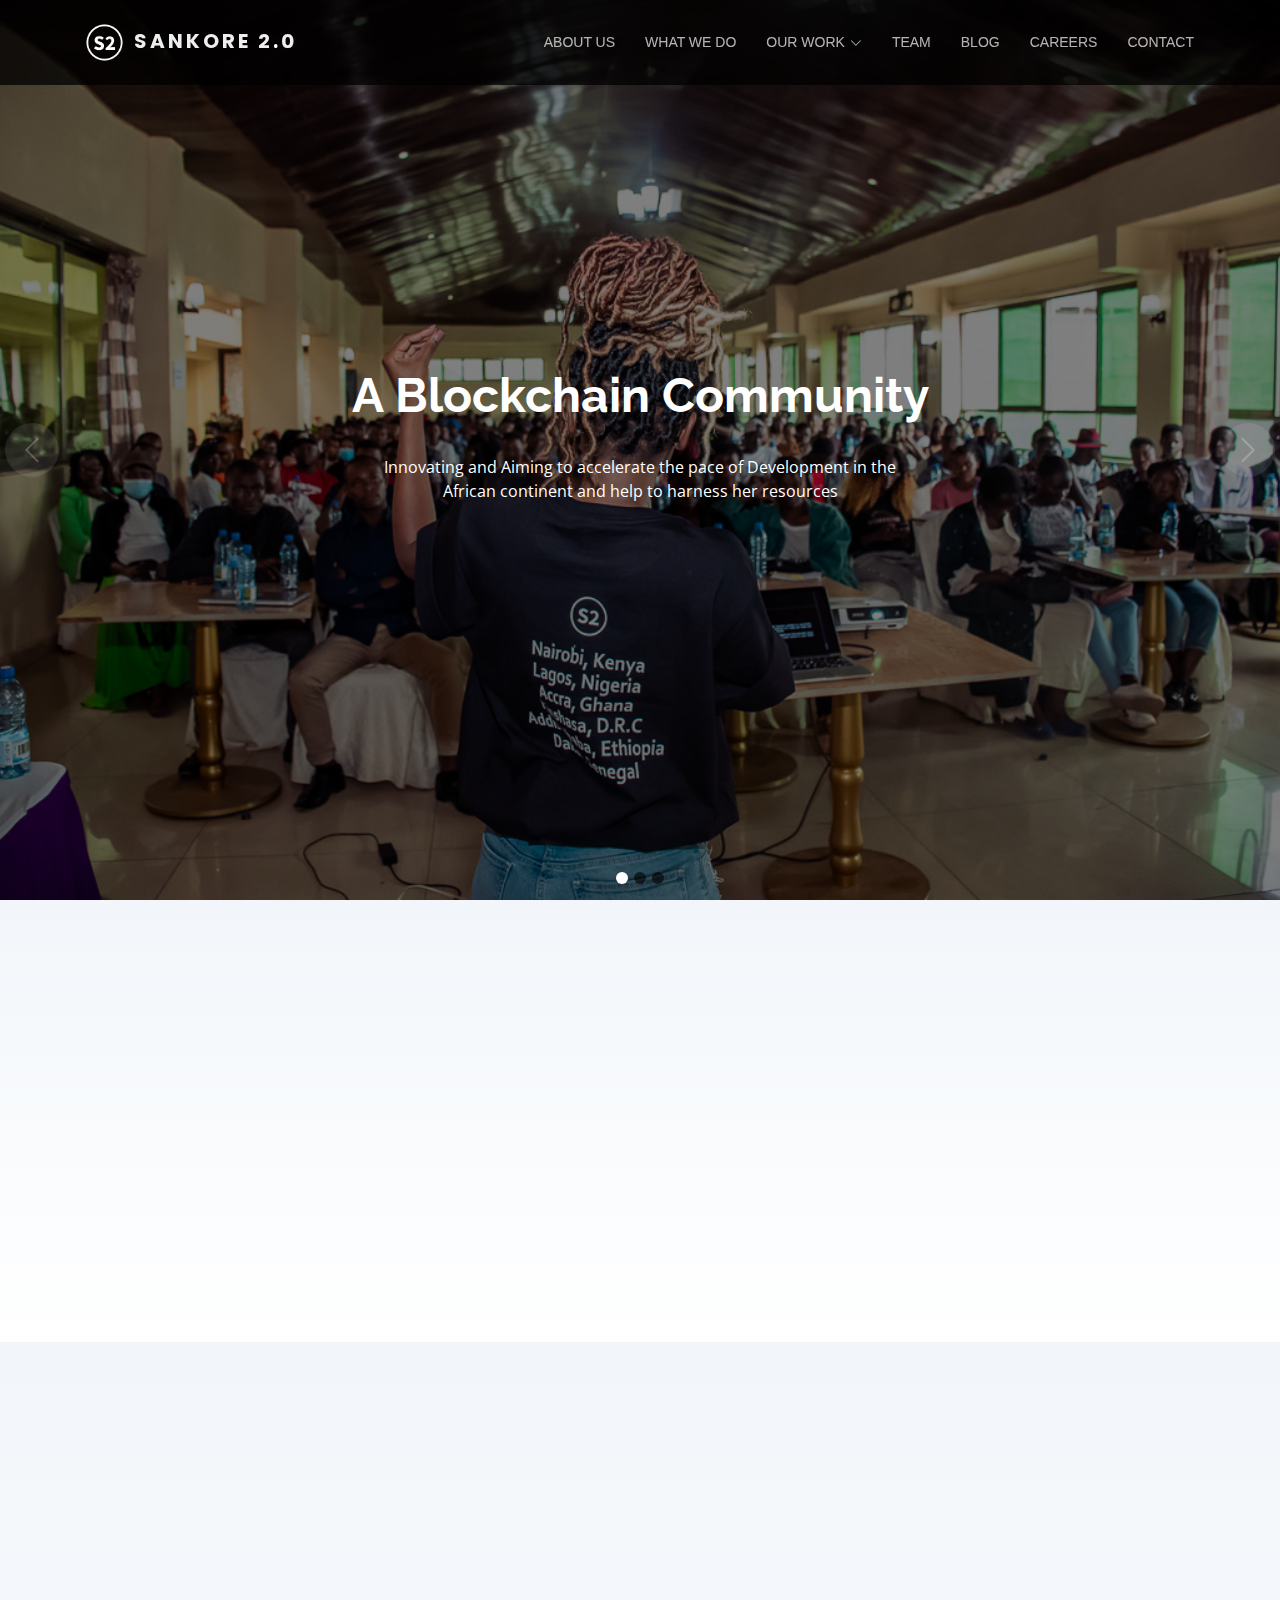
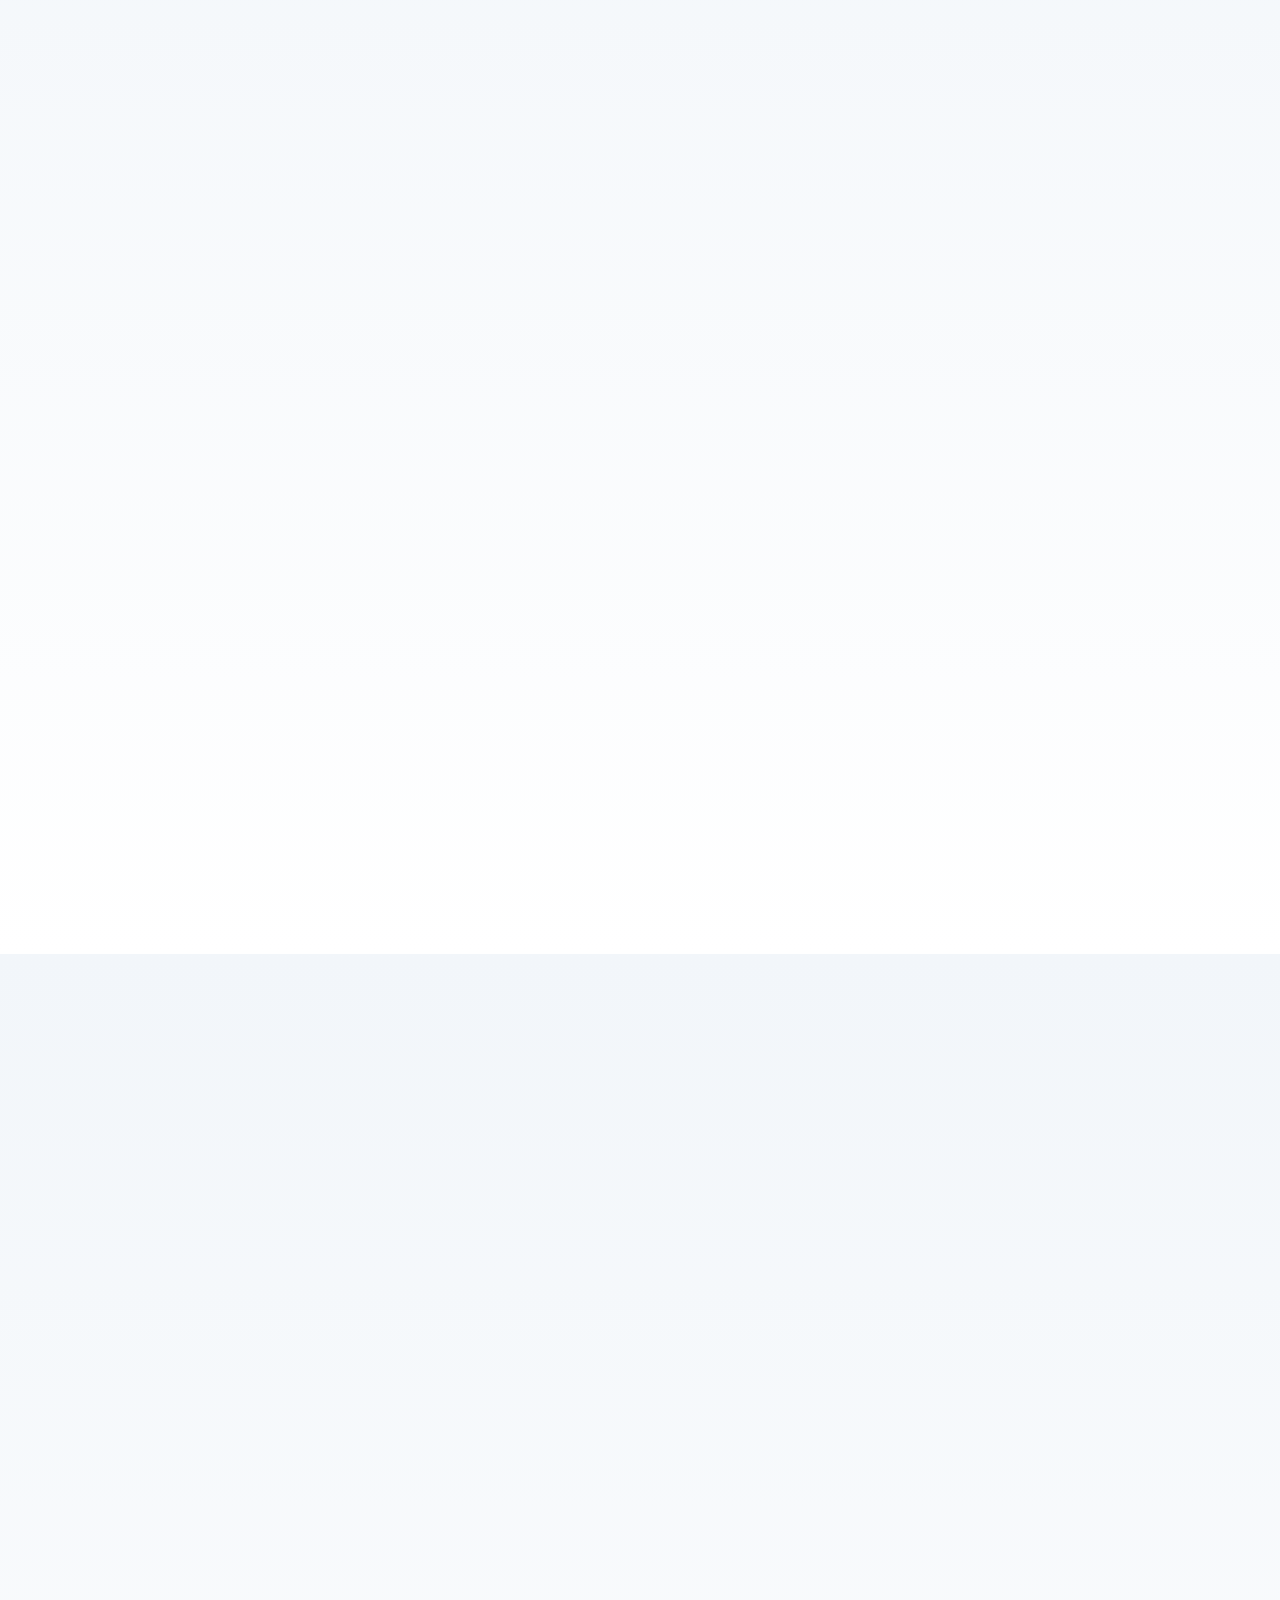
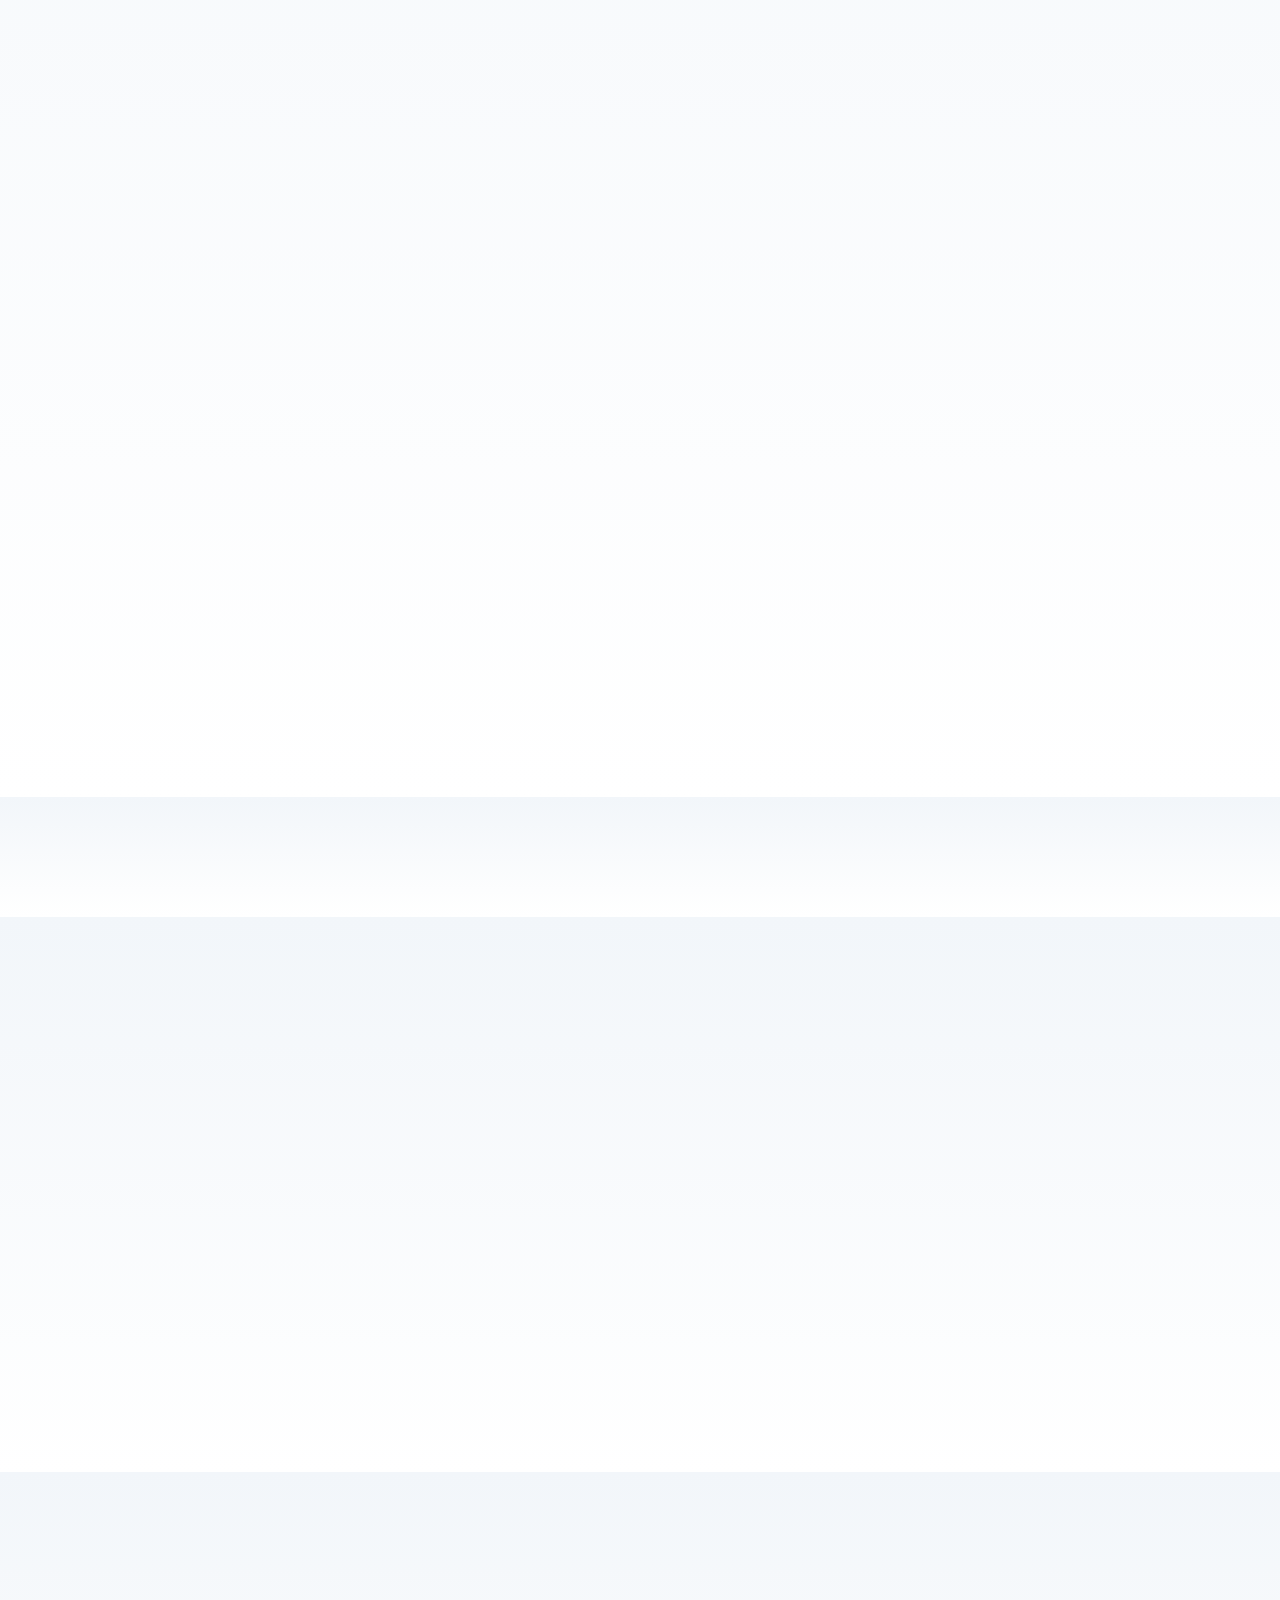
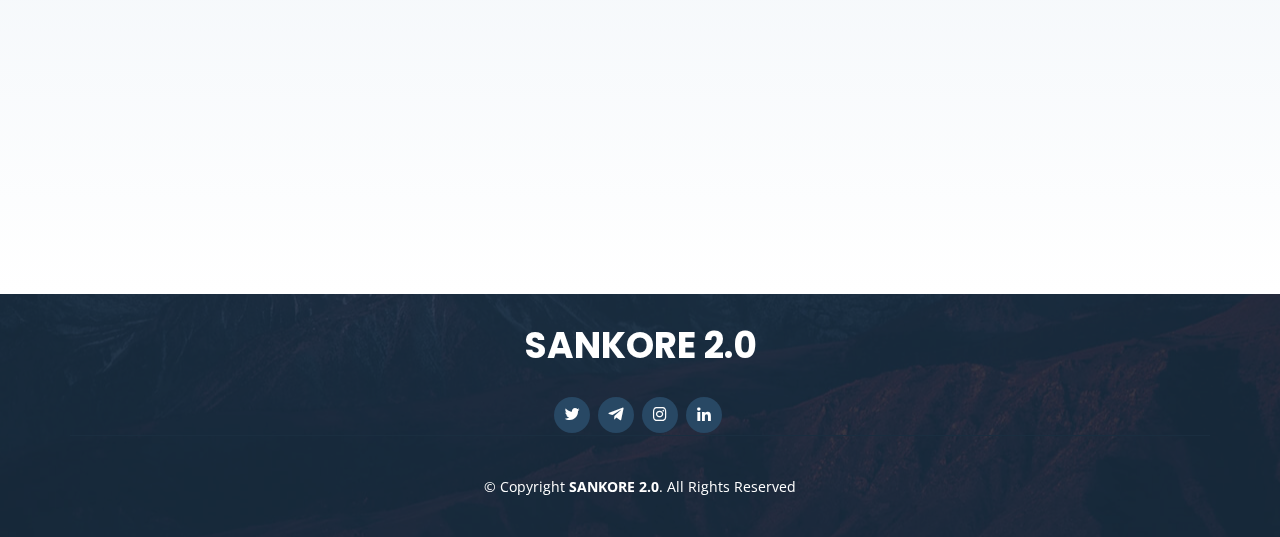
<file: public/index.html>
<!DOCTYPE html>
<html lang="en">

<head>
  <meta charset="utf-8">
  <meta content="width=device-width, initial-scale=1.0" name="viewport">

  <title> Sankore 2.0 </title>
  <meta content="" name="description">
  <meta content="" name="keywords">

  <!-- Favicons -->
  <link href="assets/img/favicon.png" rel="icon">
  <link href="assets/img/apple-touch-icon.png" rel="apple-touch-icon">

  <!-- Google Fonts -->
  <link href="https://fonts.googleapis.com/css?family=Open+Sans:300,300i,400,400i,600,600i,700,700i|Raleway:300,300i,400,400i,500,500i,600,600i,700,700i|Poppins:300,300i,400,400i,500,500i,600,600i,700,700i" rel="stylesheet">

  <!-- Vendor CSS Files -->
  <link href="assets/vendor/aos/aos.css" rel="stylesheet">
  <link href="assets/vendor/bootstrap/css/bootstrap.min.css" rel="stylesheet">
  <link href="assets/vendor/bootstrap-icons/bootstrap-icons.css" rel="stylesheet">
  <link href="assets/vendor/boxicons/css/boxicons.min.css" rel="stylesheet">
  <link href="assets/vendor/glightbox/css/glightbox.min.css" rel="stylesheet">
  <link href="assets/vendor/remixicon/remixicon.css" rel="stylesheet">
  <link href="assets/vendor/swiper/swiper-bundle.min.css" rel="stylesheet">

  <!-- Template Main CSS File -->
  <link href="assets/css/style.css" rel="stylesheet">

  <!-- =======================================================
  * Template Name: Bocor - v4.7.1
  * Template URL: https://bootstrapmade.com/bocor-bootstrap-template-nice-animation/
  * Author: BootstrapMade.com
  * License: https://bootstrapmade.com/license/
  ======================================================== -->
</head>

<body>

  <!-- ======= Header ======= -->
  <header id="header" class="fixed-top d-flex align-items-center">
    <div class="container d-flex align-items-center justify-content-between">

      <div class="logo">
        <h1><a href="index.html"><img src="assets/img/logo.png" alt="" class="img-fluid"> SANKORE 2<span>.</span>0</a></h1>
        <!-- Uncomment below if you prefer to use an image logo -->
        <!-- <a href="index.html"><img src="assets/img/logo.png" alt="" class="img-fluid"></a>-->
      </div>

      <nav id="navbar" class="navbar">
        <ul>
          <li><a class="nav-link scrollto" href="#about">About Us</a></li>
          <li><a class="nav-link scrollto" href="#services">What We Do</a></li>
          <li class="dropdown"><a href="#features"><span>Our Work</span> <i class="bi bi-chevron-down"></i></a>
            <ul>
              <li><a href="academy.html">Sankore Academy</a></li>
              <li><a href="events.html">Events</a></li>
              <li><a href="sbe-dao.html">SBE DAO</a></li>
              <li><a href="ofp.html">Sankore Climate</a></li>
            </ul>
          </li>
          <li><a class="nav-link scrollto" href="#team">Team</a></li>
          <li><a class="nav-link scrollto" href="https://blog.sankore2.com/" target="_blank">BLOG</a></li>
          <li><a class="nav-link scrollto" href="careers.html">Careers</a></li>
          <!-- <li class="dropdown"><a href="#"><span>Resources</span> <i class="bi bi-chevron-down"></i></a>
            <ul>
              <li><a href="faq.html">FAQs</a></li>
              <li><a href="careers.html">Careers</a></li>
            </ul>
          </li> -->
          <li><a class="nav-link scrollto" href="#contact">Contact</a></li>
          <!-- <li><a class="getstarted scrollto" href="#about">Get Started</a></li> -->
        </ul>
        <i class="bi bi-list mobile-nav-toggle"></i>
      </nav><!-- .navbar -->

    </div>
  </header><!-- End Header -->

  <section id="hero">
    <div class="hero-container">
      <div id="heroCarousel" data-bs-interval="5000" class="carousel slide carousel-fade" data-bs-ride="carousel">
  
        <ol class="carousel-indicators" id="hero-carousel-indicators"></ol>
  
        <div class="carousel-inner" role="listbox">
  
          <!-- Slide 1 -->
          <div class="carousel-item active" style="background-image: url(assets/img/wall-0.jpg);">
            <div class="carousel-container">
              <div class="carousel-content">
                <h2 class="animate__animated animate__fadeInDown"> A Blockchain Community</h2>
                <p class="animate__animated animate__fadeInUp">Innovating and Aiming to accelerate the pace of Development in the African continent and help to harness her resources</p>
              </div>
            </div>
          </div>
  
          <!-- Slide 2 -->
          <div class="carousel-item" style="background-image: url(assets/img/wall-1.jpg);">
            <div class="carousel-container">
              <div class="carousel-content">
                <h2 class="animate__animated animate__fadeInDown">Building Disruptive Technologies</h2>
                <p class="animate__animated animate__fadeInUp">We educate and nurture talented individuals to become world-class blockchain developers. Together with our partners, we excel in blockchain innovations and application.</p>
              </div>
            </div>
          </div>
  
          <!-- Slide 3 -->
          <div class="carousel-item" style="background-image: url(assets/img/wall-2.jpg);">
            <div class="carousel-container">
              <div class="carousel-content">
                <h2 class="animate__animated animate__fadeInDown">Solution For Everyone</h2>
                <p class="animate__animated animate__fadeInUp">We governments, companies and institutions find creative, high quality, profitable ways to make the most of the potential of blockchain technologies.</p>
              </div>
            </div>
          </div>
  
        </div>
  
        <a class="carousel-control-prev" href="#heroCarousel" role="button" data-bs-slide="prev">
          <span class="carousel-control-prev-icon bi bi-chevron-left" aria-hidden="true"></span>
        </a>
  
        <a class="carousel-control-next" href="#heroCarousel" role="button" data-bs-slide="next">
          <span class="carousel-control-next-icon bi bi-chevron-right" aria-hidden="true"></span>
        </a>
  
      </div>
    </div>
  </section><!-- End Hero -->
  

  <main id="main">
    <!-- ======= About Section ======= -->
    <section id="about" class="about section-bg">
      <div class="container">

        <div class="section-title" data-aos="zoom-out">
          <h2>About</h2>
          <p>WHO WE ARE</p>
        </div>

        <div class="row content" data-aos="fade-up" style="text-align: justify;">
          <div class="col-lg-6">
            <p>
              Sankore 2.0 is a Blockchain Community building disruptive technologies on NEAR Protocol. We educate and nurture talented individuals to become world-class blockchain developers. Together with our partners, we excel in blockchain innovations and application. 
            </p>
            <p>
              SANKORE 2.0 was born out of the need to help businesses remain innovative in ever changing business environments. We do so by integrating blockchain technology in business operations.
            </p>
          </div>
          <div class="col-lg-6 pt-4 pt-lg-0">
            <!-- <p>Results?</p> -->
            <ul>
              <li><i class="ri-check-double-line"></i> Enterprises that integrate blockchain technology have enhanced transparency due to the nature of the blockchain. All transactions made are visible for everyone to see. No individual has the ability to temper with records.</li>
              <li><i class="ri-check-double-line"></i> Our custom solution are built on the NEAR Protocol. What does this mean for your organization? You get a solution that is secure, cost effective, and sustainable. Just to mention a few.</li>
            </ul>

          </div>
        </div>
      </div>
    </section><!-- End About Section -->
        
    <!-- ======= Services Section ======= -->
    <section id="services" class="services section-bg">
      <div class="container">

        <div class="section-title">
          <h2 data-aos="fade-in">What We Do</h2>
          <p data-aos="fade-in">
            We educate Africa on blockchain technology and onboard Africans on Web 3.0. We provide funding and incubation for blockchain projects and ideas which promise to solve Africa's problems.
          </p>
        </div>

        <div class="row">
          <div class="col-md-4 d-flex" data-aos="fade-left">
            <div class="card">
              <div class="card-img">
                <img src="assets/img/services-2.jpg" alt="...">
              </div>
              <div class="card-body">
                <h5 class="card-title"><a href="">For Developers & Blockchain Enthusiasts</a></h5>
                <p class="card-text">
                  We conduct a well structured intense, & organized blockchain education, for blockchain enthusiasts & developers through our education arm, Sankore Academy.
                </p>
              </div>
            </div>

          </div>
          <div class="col-md-4 d-flex" data-aos="fade-right">
            <div class="card">
              <div class="card-img">
                <img src="assets/img/services-3.jpg" alt="...">
              </div>
              <div class="card-body">
                <h5 class="card-title"><a href="">Sankore Events & Meet-Ups</a></h5>
                <p class="card-text">
                  We host Sankore NEAR-Meets - Blockchain meet-ups to onboard Africans to Web 3.0. Sankore NEAR-Meets educate Africans about NEAR blockchain, Web 3.0 and Crypto. 
                </p>
              </div>
            </div>
          </div>
          <div class="col-md-4 d-flex" data-aos="fade-right">
            <div class="card">
              <div class="card-img">
                <img src="assets/img/services-1.jpg" alt="...">
              </div>
              <div class="card-body">
                <h5 class="card-title"><a href="">For Governments, Companies & Institutions</a></h5>
                <p class="card-text">
                  At Sankore 2.0, we establish the right blockchain technologies needed for our clients. We engage you in evidence-based projects leveraging your center approach. We provide customized and structured support for you throughout the project, with tailor-made technological solutions from the Sankore team.
                </p>
              </div>
            </div>
          </div>

        </div>

        <div class="section-title">
          <p data-aos="fade-in">
            At Sankore 2.0, we establish the right blockchain technologies needed for clients, through engaging with clients in evidence-based projects leveraging the clients center approach. We provide cutomized and structured support for clients throughout the project, with tailor-made technological solutions from our well-versed IT team.
          </p>
        </div>

        <div class="row">
          <!-- <div class="col-lg-6 col-md-6">
            <div class="icon-box" data-aos="zoom-in-left">
              <h4 class="title"><a href="">Consulting</a></h4>
              <p class="description">
                Are you curious about how blockchain can be adopted into your enterprise or organization? Reach out to us and have a deep analysis of your organization to learn how you can remain innovative.
              </p>
            </div>
          </div> -->

          <div class="col-lg-6 col-md-6">
            <div class="icon-box" data-aos="zoom-in-left">
              <h4 class="title">Events</h4>
              <p class="description">
                We host events aimed at educating people on the opportunities within the crypto, blockchain and Web3. These events are a great opportunity for interested developers to connect with SANKORE.
              </p>
            </div>
          </div>

          <div class="col-lg-6 col-md-6 mt-5 mt-md-0">
            <div class="icon-box" data-aos="zoom-in-left" data-aos-delay="100">
              <h4 class="title">Developer Training and Education</h4>
              <p class="description">
                Developers interested in blockchain technology have an opportunity to join us and advance their skills by building and interacting with the NEAR protocol. We educate developers and non-developers alike on blockchain technology.
              </p>
            </div>
          </div>

          <div class="col-lg-6 col-md-6 mt-3 mb-5">
            <div class="icon-box" data-aos="zoom-in-left" data-aos-delay="100">
              <h4 class="title">Funding and Incubation</h4>
              <p class="description">
                We fund and incubate projects that utilize the NEAR protocol to impact people's lives and solve Africa's problems. Get in touch with us and find out how your MVP can get incubated and even funded.
              </p>
            </div>
          </div>

          <div class="col-lg-6 col-md-6 mt-3 mb-5">
            <div class="icon-box" data-aos="zoom-in-left" data-aos-delay="200">
              <h4 class="title">Consulting</h4>
              <p class="description">
                Are you curious about how blockchain can be adopted into your enterprise or organization? Reach out to us and have a deep analysis of your organization to learn how you can remain innovative.
              </p>
            </div>
        </div>

      </div>
    </section><!-- End Services Section -->

    <!-- ======= Features Section ======= -->
    <section id="features" class="features section-bg">
      <div class="container">

        <div class="section-title">
          <h2 data-aos="fade-in">Our Work</h2>
          <!-- <p data-aos="fade-in">Magnam dolores commodi suscipit. Necessitatibus eius consequatur ex aliquid fuga eum quidem. Sit sint consectetur velit. Quisquam quos quisquam cupiditate. Et nemo qui impedit suscipit alias ea. Quia fugiat sit in iste officiis commodi quidem hic quas.</p> -->
        </div>
    
        <div class="row content">
          <div class="col-md-5 order-1 order-md-2" data-aos="fade-left">
            <img src="assets/img/features-2.svg" class="img-fluid work-image" alt="">
          </div>
          <div class="col-md-7 pt-5 order-2 order-md-1" data-aos="fade-right">
            <h3>Sankore Academy</h3>
            <p class="fst-italic">
              Part of what Sankore does is educate individuals on blockchain, and initiate developers into Web3, to become world-class blockchain developers. 
            </p>
            <p>
              Sankore Academy is Sankore's native education arm, training and aiding individuals to learn about blockchain and adopt Web3.
            </p>
            <p>
              Register <a href="https://www.near.university/learn/with-our-team">HERE</a> today, and start your journey to become a world-class blockchain developer.
            </p>
            <a href="academy.html" class="btn-get-started animate__animated animate__fadeInUp scrollto">Read More</a>
          </div>
        </div>

        <div class="row content">
          <div class="col-md-5 order-1 order-md-2" data-aos="fade-left">
            <img src="assets/img/features-4.svg" class="img-fluid work-image" alt="">
          </div>
          <div class="col-md-7 pt-5 order-2 order-md-1" data-aos="fade-right">
            <h3>SBE DAO - SANKORE Bounty Ecosystem</h3>
            <p class="fst-italic">
              A DAO- decentralized autonomous organization, is a business structure where control is spread out rather than hierarchical.
            </p>
            <p>
              DAOs are organized using smart contracts, with participants using governance tokens to vote on topics such as fund allocation.
            </p>
            <a href="sbe-dao.html" class="btn-get-started animate__animated animate__fadeInUp scrollto">Read More</a>
          </div>
        </div>

        <div class="row content">
          <div class="col-md-5" data-aos="fade-right">
            <img src="assets/img/features-1.svg" class="img-fluid work-image" alt="">
          </div>
          <div class="col-md-7 pt-4" data-aos="fade-left">
            <h3>Sankore Climate - Open Forest Protocol Regional partner</h3>
            <p class="fst-italic">
              OFP is accelerating the global response to climate change via nature-based solutions. Compared to other climate solutions, nature-based solutions are relatively low cost and can be immediately implemented and scaled.
            </p>
            <ul>
              <li><i class="bi bi-check"></i> Empowering afforestation, reforestation and conservation projects</li>
              <li><i class="bi bi-check"></i> A carbon neutral solution.</li>
              <li><i class="bi bi-check"></i> Transparent and Rigorous forest monitoring services.</li>
            </ul>
            <a href="ofp.html" class="btn-get-started animate__animated animate__fadeInUp scrollto">Read More</a>
          </div>
        </div>

      </div>
    </section><!-- End Features Section -->    

    <!-- ======= Clients Section ======= -->
    <section id="clients" class="clients section-bg">
      <div class="container">

        <div class="row no-gutters clients-wrap clearfix wow fadeInUp">

          <div class="col-lg-4 col-md-4 col-6">
            <div class="client-logo">
              <p class="img-fluid" alt="" data-aos="flip-right"> <b>Our Partners </b></p>
            </div>
          </div>

          <!-- Near -->
          <div class="col-lg-2 col-md-4 col-6">
            <div class="client-logo">
              <a href="https://near.org/" target="_blank">
                <img src="assets/img/clients/near.svg" class="img-fluid" alt="" data-aos="flip-right">
              </a>
            </div>
          </div>

          <!-- OFP -->
          <div class="col-lg-2 col-md-4 col-6">
            <div class="client-logo">
              <a href="https://www.openforestprotocol.org/" target="_blank">
                <img src="assets/img/clients/ofp.png" class="img-fluid" alt="" data-aos="flip-right" data-aos-delay="100">
              </a>
            </div>
          </div>

          <!-- Legal Guild -->
          <div class="col-lg-2 col-md-4 col-6">
            <div class="client-logo">
              <a href="https://nearlegal.com/" target="_blank">
                <img src="assets/img/clients/legal-guild.png" class="img-fluid" alt="" data-aos="flip-right">
              </a>
            </div>
          </div>    

          <!-- CV Labs -->
          <div class="col-lg-2 col-md-4 col-6">
            <div class="client-logo">
              <a href="https://cvlabs.com/zug" target="_blank">
                <img src="assets/img/clients/cv-labs.png" class="img-fluid" alt="" data-aos="flip-right" data-aos-delay="100">
              </a>
            </div>
          </div>
    
        </div>

      </div>
    </section><!-- End Clients Section -->

    <!-- ======= Team Section ======= -->
    <section id="team" class="team section-bg">
      <div class="container">

        <div class="section-title">
          <h2 data-aos="fade-in">Team</h2>
          <!-- <p data-aos="fade-in">MEET</p> -->
        </div>

        <div class="row">
          <div class="col-xl-3 col-lg-4 col-md-6">
            <div class="member" data-aos="fade-up">
              <div class="pic"><img src="assets/img/team/kevin.jpeg" alt=""></div>
              <h4>Kevin Imani</h4>
              <span>CEO</span>
              <div class="social">
                <a href="https://twitter.com/imani_kevin"><i class="bi bi-twitter"></i></a>
                <a href="https://www.linkedin.com/in/kevin-imani-63507414b"><i class="bi bi-linkedin"></i></a>
              </div>
            </div>
          </div>
        </div> 

          <!--<div class="col-xl-3 col-lg-4 col-md-6">
            <div class="member" data-aos="fade-up" data-aos-delay="100">
              <div class="pic"><img src="assets/img/team/paul.jpeg" alt=""></div>
              <h4>Paul Otieno</h4>
              <span>Lead Instructor @Sankore Academy</span>
              <div class="social">
                <a href=""><i class="bi bi-twitter"></i></a>
                <a href="https://www.linkedin.com/in/paul-otieno-software-engineer/"><i class="bi bi-linkedin"></i></a>
              </div>
            </div>
          </div> -->

          <!--<div class="col-xl-3 col-lg-4 col-md-6">
            <div class="member" data-aos="fade-up">
              <div class="pic"><img src="assets/img/team/bayo.jpeg" alt=""></div>
              <h4>Bayo Imam</h4>
              <span>Lead Projects Manager</span>
              <div class="social">
                <a href="https://twitter.com/flawlessbio"><i class="bi bi-twitter"></i></a>
                <a href=""><i class="bi bi-linkedin"></i></a>
              </div>
            </div>
          </div> -->

          <!-- <div class="col-xl-3 col-lg-4 col-md-6">

            <div class="member" data-aos="fade-up" data-aos-delay="300">
              <div class="pic"><img src="assets/img/team/sylvia.jpeg" alt=""></div>
              <h4>Sylvia Ndunge</h4>
              <span>Marketing Manager</span>
              <div class="social">
                <a href="https://twitter.com/_Ndunge_"><i class="bi bi-twitter"></i></a>
                <a href="https://www.linkedin.com/in/sylviandunge/"><i class="bi bi-linkedin"></i></a>
              </div>
            </div>
          </div>-->

        <!-- <div class="row">
          <div class="col-xl-3 col-lg-4 col-md-6">
            <div class="member" data-aos="fade-up" data-aos-delay="200">
              <div class="pic"><img src="assets/img/team/gabriel.jpeg" alt=""></div>
              <h4>Gabriel Vigodi</h4>
              <span>Projects Assistant</span>
              <div class="social">
                <a href="https://www.linkedin.com/in/irina-gabriel/"><i class="bi bi-linkedin"></i></a>
              </div>
            </div>
          </div>

          <div class="col-xl-3 col-lg-4 col-md-6">
            <div class="member" data-aos="fade-up" data-aos-delay="100">
              <div class="pic"><img src="assets/img/team/victory.jpeg" alt=""></div>
              <h4>Victory Muchoki</h4>
              <span>Executive Secretary</span>
              <div class="social">
                <a href="https://www.linkedin.com/in/victory-muchoki-9765a4200/"><i class="bi bi-linkedin"></i></a>
              </div>
            </div>
          </div>


          <div class="col-xl-3 col-lg-4 col-md-6">
            <div class="member" data-aos="fade-up" data-aos-delay="100">
              <div class="pic"><img src="assets/img/team/kelly.png" alt=""></div>
              <h4>Kelly Kigan</h4>
              <span>Content Writer</span>
              <div class="social">
                <a href="https://twitter.com/kellykigan"><i class="bi bi-twitter"></i></a>
                <a href="https://www.linkedin.com/in/kellykigan/"><i class="bi bi-linkedin"></i></a>
              </div>
            </div>
          </div>

          <div class="col-xl-3 col-lg-4 col-md-6">
            <div class="member" data-aos="fade-up" data-aos-delay="100">
              <div class="pic"><img src="assets/img/team/winnie.jpeg" alt=""></div>
              <h4>Winnie Kathirwa</h4>
              <span>Accountant</span>
              <div class="social">
                <a href="https://twitter.com/wkarwitha"><i class="bi bi-twitter"></i></a>
                <a href="https://www.linkedin.com/in/winnie-karwitha-4b6726183"><i class="bi bi-linkedin"></i></a>
              </div>
            </div>
          </div>

        </div> -->

      </div>
    </section><!-- End Team Section -->

    

    <!-- ======= Frequently Asked Questions Section =======
    <section id="faq" class="faq section-bg">
      <div class="container">

        <div class="section-title">
          <h2 data-aos="fade-in">Frequently Asked Questions</h2>
          <p data-aos="fade-in">Magnam dolores commodi suscipit. Necessitatibus eius consequatur ex aliquid fuga eum quidem. Sit sint consectetur velit. Quisquam quos quisquam cupiditate. Et nemo qui impedit suscipit alias ea. Quia fugiat sit in iste officiis commodi quidem hic quas.</p>
        </div>

        <div class="row faq-item d-flex align-items-stretch" data-aos="fade-up">
          <div class="col-lg-5">
            <i class="bx bx-help-circle"></i>
            <h4>Non consectetur a erat nam at lectus urna duis?</h4>
          </div>
          <div class="col-lg-7">
            <p>
              Feugiat pretium nibh ipsum consequat. Tempus iaculis urna id volutpat lacus laoreet non curabitur gravida. Venenatis lectus magna fringilla urna porttitor rhoncus dolor purus non.
            </p>
          </div>
        </div>

        <div class="row faq-item d-flex align-items-stretch" data-aos="fade-up" data-aos-delay="100">
          <div class="col-lg-5">
            <i class="bx bx-help-circle"></i>
            <h4>Feugiat scelerisque varius morbi enim nunc faucibus a pellentesque?</h4>
          </div>
          <div class="col-lg-7">
            <p>
              Dolor sit amet consectetur adipiscing elit pellentesque habitant morbi. Id interdum velit laoreet id donec ultrices. Fringilla phasellus faucibus scelerisque eleifend donec pretium. Est pellentesque elit ullamcorper dignissim.
            </p>
          </div>
        </div>

        <div class="row faq-item d-flex align-items-stretch" data-aos="fade-up" data-aos-delay="200">
          <div class="col-lg-5">
            <i class="bx bx-help-circle"></i>
            <h4>Dolor sit amet consectetur adipiscing elit pellentesque habitant morbi?</h4>
          </div>
          <div class="col-lg-7">
            <p>
              Eleifend mi in nulla posuere sollicitudin aliquam ultrices sagittis orci. Faucibus pulvinar elementum integer enim. Sem nulla pharetra diam sit amet nisl suscipit. Rutrum tellus pellentesque eu tincidunt. Lectus urna duis convallis convallis tellus.
            </p>
          </div>
        </div>

        <div class="row faq-item d-flex align-items-stretch" data-aos="fade-up" data-aos-delay="300">
          <div class="col-lg-5">
            <i class="bx bx-help-circle"></i>
            <h4>Ac odio tempor orci dapibus. Aliquam eleifend mi in nulla?</h4>
          </div>
          <div class="col-lg-7">
            <p>
              Aperiam itaque sit optio et deleniti eos nihil quidem cumque. Voluptas dolorum accusantium sunt sit enim. Provident consequuntur quam aut reiciendis qui rerum dolorem sit odio. Repellat assumenda soluta sunt pariatur error doloribus fuga.
            </p>
          </div>
        </div>

      </div>
    </section> End Frequently Asked Questions Section -->

    <!-- ======= Contact Section ======= -->
    <section id="contact" class="contact section-bg">
      <div class="container" data-aos="fade-up">

        <div class="section-title">
          <h2>Contact</h2>
          <p>
            We are a team of talented individuals striving to increase the adoption of blockchain technology on the continent. Get in touch with us.
          </p>
        </div>

        <div class="row">

          <div class="col-lg-4">

            <div class="row">
              <div class="col-md-12">
                <div class="info-box" data-aos="fade-up">
                  <i style="color:#8f8989" class="bx bx-map"></i>
                  <h3>Our Address</h3>
                  <p>We are a fully remote agency & are a Zoom call away.</p>
                </div>
              </div>
            </div>
          </div>

          <div class="col-lg-8 mt-4 mt-lg-0">
            <div class="row">
              <div class="col-md-4">
                <div class="info-box" data-aos="fade-up" data-aos-delay="100">
                  <i style="color:#8f8989" class="bx bx-envelope"></i>
                  <h3>Email Us</h3>
                  <p>info@sankore2.com</p>
                </div>
              </div>
              <div class="col-md-4">
                <div class="info-box" data-aos="fade-up" data-aos-delay="100">
                  <i style="color:#8f8989" class="bx bx-phone-call"></i>
                  <div class="text-center"><button type="submit"><a href="https://calendly.com/kevinimani" target="_blank">Book a Call</a> </button></div>
                </div>
              </div>
              <div class="col-md-4">
                <div class="info-box" data-aos="fade-up" data-aos-delay="100">
                  <p style="padding: 1px 2px; font-size: 14px;">Get Regular Updates by subscribing to our Newsletter </p>
                  <div class="text-center"><button type="submit"><a href="https://community.sankore2.com/join-newsletter" target="_blank">Subscribe</a> </button></div>
                </div>
              </div>
            </div>
          </div>

          <!-- <div class="col-lg-6 mt-4 mt-lg-0">
            <form action="forms/contact.php" method="post" role="form" class="php-email-form w-100" data-aos="fade-up">
              <div class="row">
                <div class="col-md-6 form-group">
                  <input type="text" name="name" class="form-control" id="name" placeholder="Your Name" required>
                </div>
                <div class="col-md-6 form-group mt-3 mt-md-0">
                  <input type="email" class="form-control" name="email" id="email" placeholder="Your Email" required>
                </div>
              </div>
              <div class="form-group mt-3">
                <input type="text" class="form-control" name="subject" id="subject" placeholder="Subject" required>
              </div>
              <div class="form-group mt-3">
                <textarea class="form-control" name="message" rows="5" placeholder="Message" required></textarea>
              </div>
              <div class="my-3">
                <div class="loading">Loading</div>
                <div class="error-message"></div>
                <div class="sent-message">Your message has been sent. Thank you!</div>
              </div>
              <div class="text-center"><button type="submit">Send Message</button></div>
            </form>
          </div> -->

        </div>

      </div>
    </section><!-- End Contact Section -->

  </main><!-- End #main -->

  <!-- ======= Footer ======= -->
  <footer id="footer">

    <div class="footer-top">

      <div class="container">

        <div class="row  justify-content-center">
          <div class="col-lg-6">
            <h3>SANKORE 2.0</h3>
            <!-- <p>Et aut eum quis fuga eos sunt ipsa nihil. Labore corporis magni eligendi fuga maxime saepe commodi placeat.</p> -->
          </div>
        </div>

        <div class="social-links">
          <a href="https://twitter.com/sankore2_0" class="twitter"><i class="bx bxl-twitter"></i></a>
          <a href="https://t.me/sankore2" class="facebook"><i class="bx bxl-telegram"></i></a>
          <a href="https://www.instagram.com/sankore2_0/" class="instagram"><i class="bx bxl-instagram"></i></a>
          <!-- <a href="#" class="google-plus"><i class="bx bxl-skype"></i></a> -->
          <a href="https://www.linkedin.com/company/sankore-2-0/" class="linkedin"><i class="bx bxl-linkedin"></i></a>
        </div>

      </div>
    </div>

    <div class="container footer-bottom clearfix">
      <!-- <div class="copyright"> -->
        &copy; Copyright <strong><span>SANKORE 2.0</span></strong>. All Rights Reserved
      <!-- </div> -->
      <!-- <div class="credits"> -->
        <!-- All the links in the footer should remain intact. -->
        <!-- You can delete the links only if you purchased the pro version. -->
        <!-- Licensing information: https://bootstrapmade.com/license/ -->
        <!-- Purchase the pro version with working PHP/AJAX contact form: https://bootstrapmade.com/bocor-bootstrap-template-nice-animation/ -->
        <!-- Designed by <a href="https://bootstrapmade.com/">BootstrapMade</a> -->
      <!-- </div> -->
    </div>
  </footer><!-- End Footer -->

  <a href="#" class="back-to-top d-flex align-items-center justify-content-center"><i class="bi bi-arrow-up-short"></i></a>

  <!-- Vendor JS Files -->
  <script src="assets/vendor/aos/aos.js"></script>
  <script src="assets/vendor/bootstrap/js/bootstrap.bundle.min.js"></script>
  <script src="assets/vendor/glightbox/js/glightbox.min.js"></script>
  <script src="assets/vendor/isotope-layout/isotope.pkgd.min.js"></script>
  <script src="assets/vendor/swiper/swiper-bundle.min.js"></script>
  <script src="assets/vendor/php-email-form/validate.js"></script>

  <!-- Template Main JS File -->
  <script src="assets/js/main.js"></script>

</body>

</html>
</file>
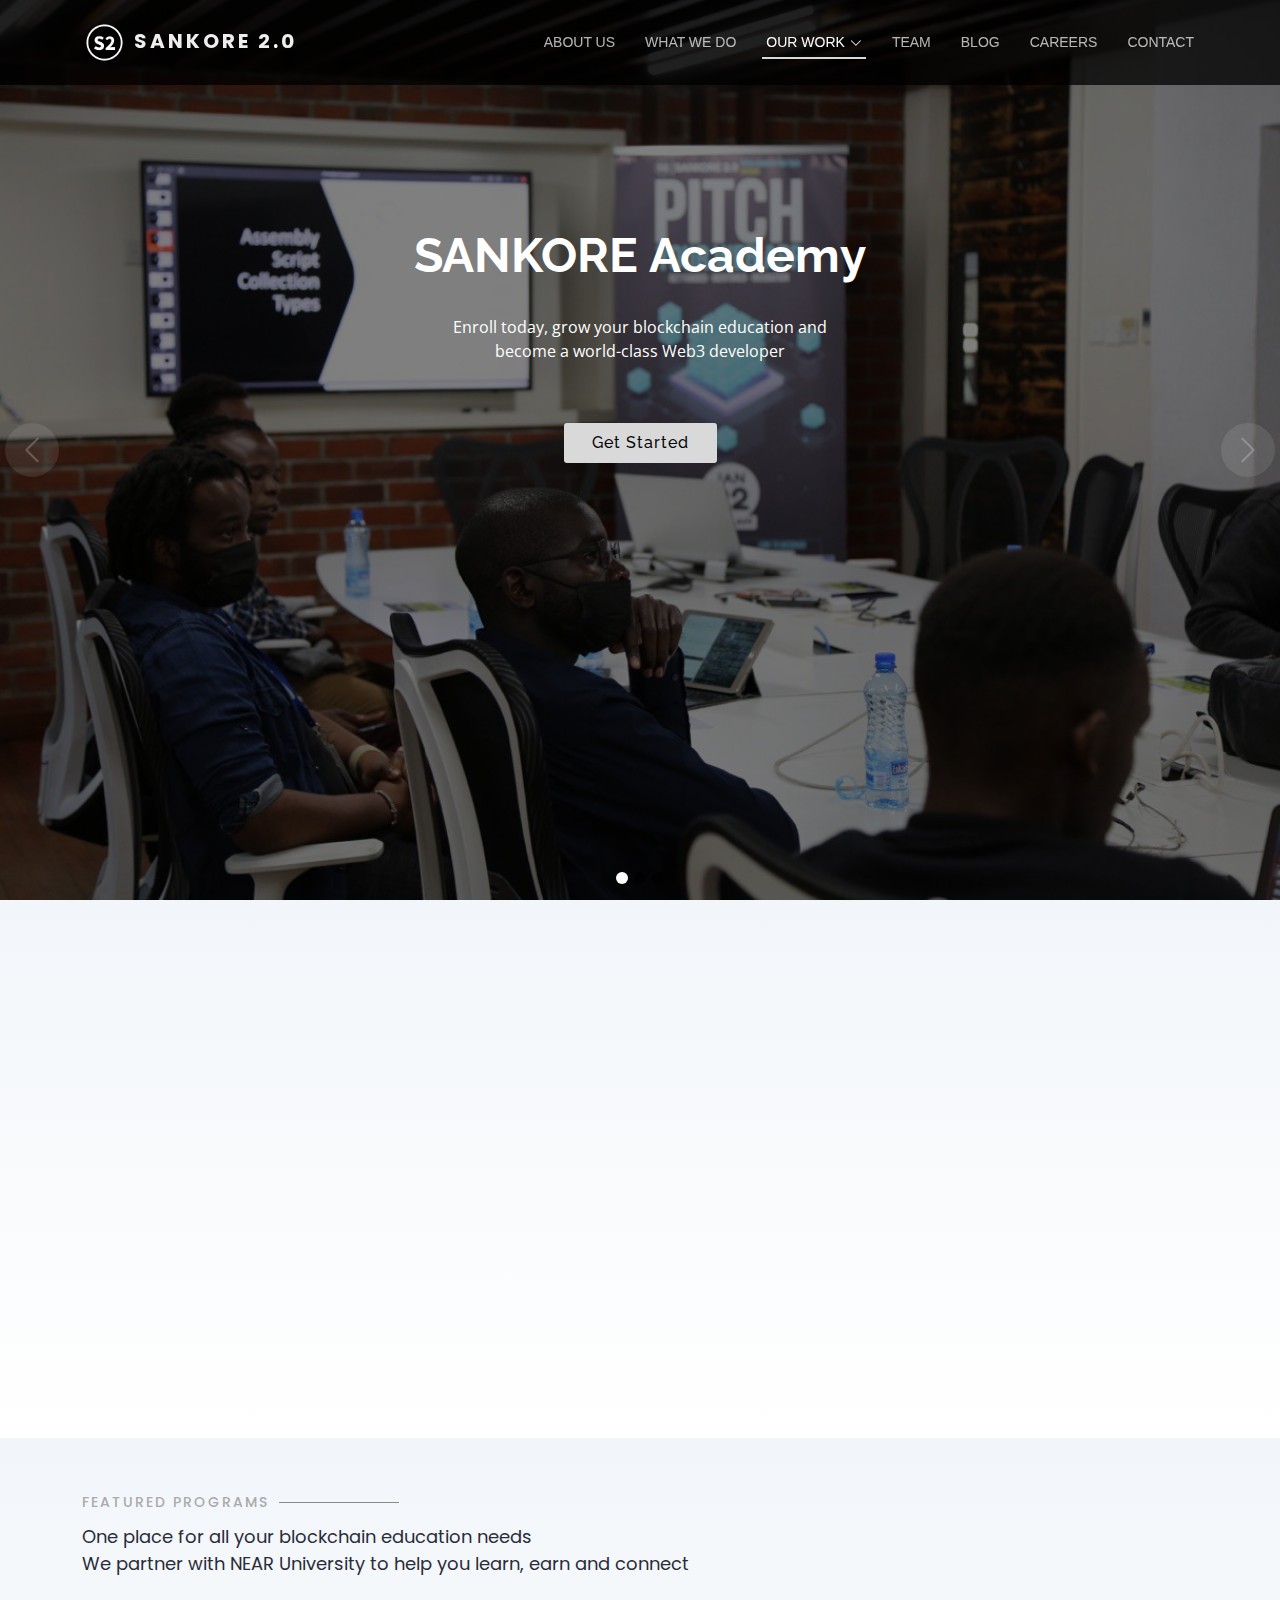
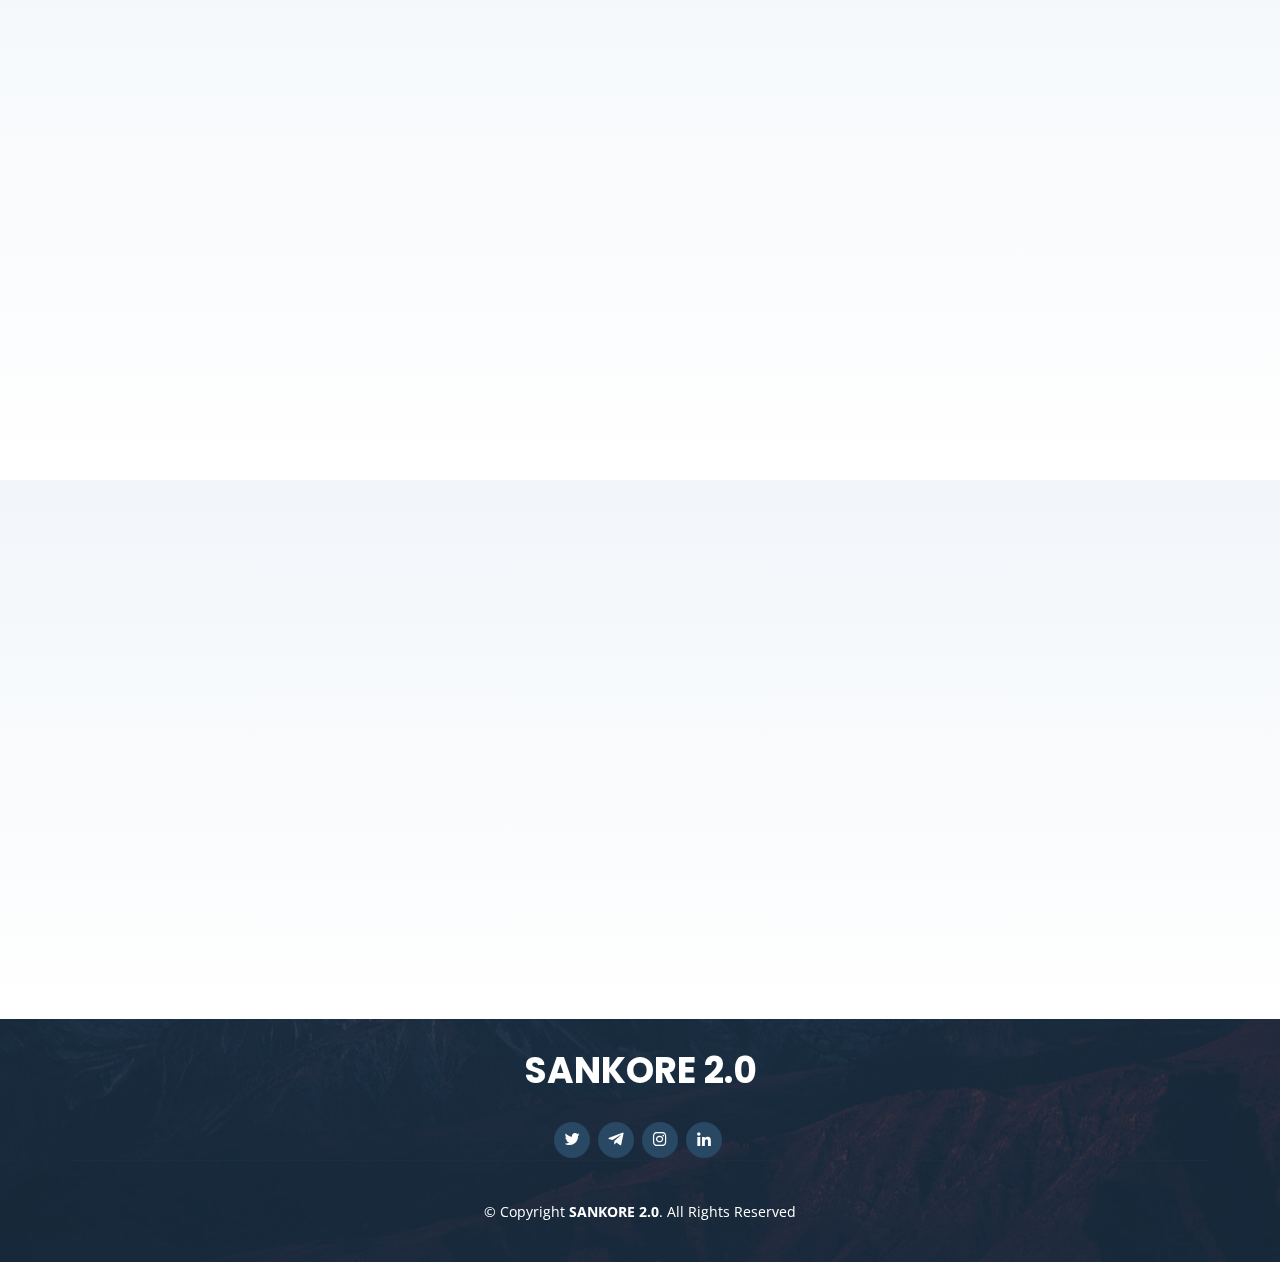
<file: public/academy.html>
<!DOCTYPE html>
<html lang="en">

<head>
  <meta charset="utf-8">
  <meta content="width=device-width, initial-scale=1.0" name="viewport">

  <title>Sankore Academy</title>
  <meta content="" name="description">
  <meta content="" name="keywords">

  <!-- Favicons -->
  <link href="assets/img/favicon.png" rel="icon">
  <link href="assets/img/apple-touch-icon.png" rel="apple-touch-icon">

  <!-- Google Fonts -->
  <link href="https://fonts.googleapis.com/css?family=Open+Sans:300,300i,400,400i,600,600i,700,700i|Raleway:300,300i,400,400i,500,500i,600,600i,700,700i|Poppins:300,300i,400,400i,500,500i,600,600i,700,700i" rel="stylesheet">

  <!-- Vendor CSS Files -->
  <link href="assets/vendor/aos/aos.css" rel="stylesheet">
  <link href="assets/vendor/bootstrap/css/bootstrap.min.css" rel="stylesheet">
  <link href="assets/vendor/bootstrap-icons/bootstrap-icons.css" rel="stylesheet">
  <link href="assets/vendor/boxicons/css/boxicons.min.css" rel="stylesheet">
  <link href="assets/vendor/glightbox/css/glightbox.min.css" rel="stylesheet">
  <!-- <link href="assets/vendor/swiper/swiper-bundle.min.css" rel="stylesheet"> -->

  <!-- Template Main CSS File -->
  <link href="assets/css/style.css" rel="stylesheet">
  <!-- =======================================================
  * Template Name: Bocor - v4.7.1
  * Template URL: https://bootstrapmade.com/bocor-bootstrap-template-nice-animation/
  * Author: BootstrapMade.com
  * License: https://bootstrapmade.com/license/
  ======================================================== -->
</head>

<!-- <script>
  function toggleMenu() {
    var nav  = document.getElementById("navbar")
    nav.classList.toggle('navbar-mobile')
    nav.classList.toggle('bi-list')
    anv.classList.toggle('bi-x')
    // alert("Page is loaded");
  }
</script> -->

<body>

  <!-- ======= Header ======= -->
  <header id="header" class="fixed-top d-flex align-items-center">
    <div class="container d-flex align-items-center justify-content-between">
      <div class="logo">
        <h1><a href="index.html"><img src="assets/img/logo.png"> SANKORE 2<span>.</span>0</a></h1>
        <!-- Uncomment below if you prefer to use an image logo -->
        <!-- <a href="index.html"><img src="assets/img/logo.png" alt="" class="img-fluid"></a>-->
      </div>

      <nav id="navbar" class="navbar">
        <ul>
          <li><a class="nav-link scrollto" href="index.html#about">About Us</a></li>
          <li><a class="nav-link scrollto" href="index.html#services">What We Do</a></li>
          <li class="dropdown"><a class="active" href="#features"><span>Our Work</span> <i class="bi bi-chevron-down"></i></a>
            <ul>
              <li><a class="active" href="academy.html">Sankore Academy</a></li>
              <li><a href="events.html">Events</a></li>
              <li><a href="sbe-dao.html">SBE DAO</a></li>
              <li><a href="ofp.html">Sankore Climate</a></li>
            </ul>
          </li>
          <li><a class="nav-link scrollto" href="index.html#team">Team</a></li>
          <li><a class="nav-link scrollto" href="https://blog.sankore2.com/" target="_blank">BLOG</a></li>
          <li><a class="nav-link scrollto" href="careers.html">Careers</a></li>
          <!-- <li class="dropdown"><a href="#"><span>Resources</span> <i class="bi bi-chevron-down"></i></a>
            <ul>
              <li><a href="faq.html">FAQs</a></li>
              <li><a href="careers.html">Careers</a></li>
            </ul>
          </li> -->
          <li><a class="nav-link scrollto" href="index.html#contact">Contact</a></li>

        </ul>
        <i class="bi bi-list mobile-nav-toggle"></i>
      </nav><!-- .navbar -->

    </div>
  </header><!-- End Header -->

  <section id="academy-hero">
    <div class="hero-container">
      <div id="heroCarousel" data-bs-interval="5000" class="carousel slide carousel-fade" data-bs-ride="carousel">
  
        <ol class="carousel-indicators" id="hero-carousel-indicators"></ol>
  
        <div class="carousel-inner" role="listbox">
  
          <!-- Slide 1 -->
          <div class="carousel-item active" style="background-image: url(assets/img/sa-hero-1.jpg);">
            <div class="carousel-container">
              <div class="carousel-content">
                <h2 class="animate__animated animate__fadeInDown"> SANKORE Academy</h2>
                <p class="animate__animated animate__fadeInUp">Enroll today, grow your blockchain education and become a world-class Web3 developer</p>
                <a href="https://developers.sankore2.com/join" target="_blank" class="btn-join-us">Get Started</a>        
              </div>
            </div>
          </div>
  
          <!-- Slide 2 -->
          <div class="carousel-item" style="background-image: url(assets/img/sa-hero-2.jpg);">
            <div class="carousel-container">
              <div class="carousel-content">
                <h2 class="animate__animated animate__fadeInDown">NEAR Certified Courses</h2>
                <p class="animate__animated animate__fadeInUp">Register today and learn to build on NEAR Protocol and Web3</p>
                <a href="https://developers.sankore2.com/join" target="_blank" class="btn-join-us">Get Started</a>        
              </div>
            </div>
          </div>
  
          <!-- Slide 3 -->
          <div class="carousel-item" style="background-image: url(assets/img/sa-hero-3.jpg);">
            <div class="carousel-container">
              <div class="carousel-content">
                <h2 class="animate__animated animate__fadeInDown">Learn, Earn and Connect</h2>
                <p class="animate__animated animate__fadeInUp">Learn blockchain, get Web3 jobs, and engage with an ecosystem of blockchain enthusiasts and developers</p>
                <a href="https://developers.sankore2.com/join" target="_blank" class="btn-join-us">Get Started</a>        
              </div>
            </div>
          </div>
  
        </div>
  
        <a class="carousel-control-prev" href="#heroCarousel" role="button" data-bs-slide="prev">
          <span class="carousel-control-prev-icon bi bi-chevron-left" aria-hidden="true"></span>
        </a>
  
        <a class="carousel-control-next" href="#heroCarousel" role="button" data-bs-slide="next">
          <span class="carousel-control-next-icon bi bi-chevron-right" aria-hidden="true"></span>
        </a>
  
      </div>
    </div>
  </section><!-- End Hero -->


  <main id="main">
      <section class="about section-bg">
      <div class="container">

        <div class="section-title" data-aos="zoom-out">
          <h2>About</h2>
          <p>WHO WE ARE</p>
        </div>

        <div class="row content" data-aos="fade-up" style="text-align: justify;">
          <div class="col-lg-6">
            <p>
              Africa has the youngest population in the world, ready to harness opportunities in Web3 and blockchain. However, due to the novelty of Web3 and blockchain, learning resources are still scarce and not well structured. The young population may access resources, but will fail to benefit from a structured education. 
            </p>
            <p>
              Developers in Africa also seek structured Web3 and blockchain education, to advance in the field and build blockchain-based projects. The missing puzzle among these developers is guidance in education, mentorship in their projects, and generous funding that will allow the projects to take off.
            </p>
          </div>
          <div class="col-lg-6 pt-4 pt-lg-0">
            <!-- <p>Results?</p> -->
            <ul>
              <li><i class="ri-check-double-line"></i> At Sankore, we conduct well-structured and intense blockchain education for blockchain enthusiasts and developers. Sankore Academy is our education arm training blockchain enthusiasts and developers on Web 3.0, Blockchain and Crypto. We educate, train and nurture African talents, to enable Africans to harness Web3 and blockchain opportunities.</li>
              <li><i class="ri-check-double-line"></i>Sankore partners with NEAR Protocol, to fund and nurture developer skills and projects in Web 3.0 and blockchain. We also provide incubation for projects that promise to revolutionize developments in governments, companies and institutions around Africa.</li>
            </ul>

          </div>
        </div>

      </div>
    </section><!-- End About Section -->
        
    <!-- ======= Services Section ======= -->
    <section class="services academy-services section-bg">
      <div class="container">

        <div class="section-title">
          <h2>Featured Programs</h2>
          <p class="mt-3">
            One place for all your blockchain education needs
          </p>
          <p>
            We partner with NEAR University to help you learn, earn and connect
          </p>
        </div>

        <div class="row">
          <div class="col-md-4 d-flex" data-aos="fade-left">
            <div class="card">
              <div class="card-img">
                <img src="assets/img/services-2.jpg" alt="...">
              </div>
              <div class="card-body">
                <h5 class="card-title"><a href="https://www.near.university/courses/near-certified-analyst" target="_blank">NEAR Certified Analyst <i class="bi bi-arrow-right"></i></a></h5>
                <p class="card-text">
                  This course is an opportunity for technical and non-technical users alike to learn about the potential of the Open Web and propose meaningful solutions for development.
                </p>
              </div>
            </div>

          </div>
          <div class="col-md-4 d-flex" data-aos="fade-right">
            <div class="card">
              <div class="card-img">
                <img src="assets/img/services-3.jpg" alt="...">
              </div>
              <div class="card-body">
                <h5 class="card-title"><a href="https://www.near.university/courses/near-certified-developer" target="_blank">NEAR Certified Developer <i class="bi bi-arrow-right"></i></a></h5>
                <p class="card-text">
                  This course is an opportunity for web developers to earn a Certificate of Completion that represents the ability to design, develop, test and deploy smart contracts on the NEAR platform.
                </p>
              </div>
            </div>
          </div>
          <div class="col-md-4 d-flex" data-aos="fade-right">
            <div class="card">
              <div class="card-img">
                <img src="assets/img/services-1.jpg" alt="...">
              </div>
              <div class="card-body">
                <h5 class="card-title"><a href="https://www.near.university/courses/near-certified-instructor" target="_blank">NEAR Certified Instructor <i class="bi bi-arrow-right"></i></a></h5>
                <p class="card-text">
                  This course prepares ambitious members of the community to design and lead their own courses. At least one other NEAR Certification level is required before attending this course.
                </p>
              </div>
            </div>
          </div>
        </div>


      </div>
    </section>

    <!-- ======= Frequently Asked Questions Section ======= -->
    <section id="faq" class="faq section-bg">
      <div class="container">

        <div class="section-title">
          <h2 data-aos="fade-in">Frequently Asked Questions</h2>
        </div>

        <div class="row faq-item d-flex align-items-stretch" data-aos="fade-up">
          <div class="col-lg-5">
            <i class="bx bx-help-circle"></i>
            <h4>How do I join Sankore Academy?</h4>
          </div>
          <div class="col-lg-7">
            <p>
              Join Sankore Academy through this link: <a href="https://developers.sankore2.com/join" target="_blank" class="join-link">https://developers.sankore2.com/join</a>
            </p>
          </div>
        </div>


        <div class="row faq-item d-flex align-items-stretch" data-aos="fade-up" data-aos-delay="100">
          <div class="col-lg-5">
            <i class="bx bx-help-circle"></i>
            <h4>
              What courses are taught at Sankore Academy?
            </h4>
          </div>
          <div class="col-lg-7">
            <p>
              Sankore Academy offers NEAR CERTIFIED DEVELOPERS courses, NEAR CERTIFIED ANALYST, and NEAR CERTIFIED  INSTRUCTOR 
            </p>
          </div>
        </div>

        <div class="row faq-item d-flex align-items-stretch" data-aos="fade-up" data-aos-delay="100">
          <div class="col-lg-5">
            <i class="bx bx-help-circle"></i>
            <h4>
              What Languages do I need to learn to enroll in the Developers Course?
            </h4>
          </div>
          <div class="col-lg-7">
            <p>
              One needs to know the basics of JavaScript  
            </p>
          </div>
        </div>

      </div>
    </section>

    <!-- End Frequently Asked Questions Section -->
      
  </main><!-- End #main -->

  <!-- ======= Footer ======= -->
  <footer id="footer">

    <div class="footer-top">

      <div class="container">

        <div class="row  justify-content-center">
          <div class="col-lg-6">
            <h3>SANKORE 2.0</h3>
          </div>
        </div>

        <div class="social-links">
          <a href="https://twitter.com/sankore2_0" class="twitter"><i class="bx bxl-twitter"></i></a>
          <a href="https://t.me/sankore2" class="facebook"><i class="bx bxl-telegram"></i></a>
          <a href="https://www.instagram.com/sankore2_0/" class="instagram"><i class="bx bxl-instagram"></i></a>
          <!-- <a href="#" class="google-plus"><i class="bx bxl-skype"></i></a> -->
          <a href="https://www.linkedin.com/company/sankore-2-0/" class="linkedin"><i class="bx bxl-linkedin"></i></a>
        </div>

      </div>
    </div>

    <div class="container footer-bottom clearfix">
      <!-- <div class="copyright"> -->
        &copy; Copyright <strong><span>SANKORE 2.0</span></strong>. All Rights Reserved
      <!-- </div> -->
    </div>
  </footer><!-- End Footer -->

  <a href="#" class="back-to-top d-flex align-items-center justify-content-center"><i class="bi bi-arrow-up-short"></i></a>

  <!-- Vendor JS Files -->
  <script src="assets/vendor/aos/aos.js"></script>
  <script src="assets/vendor/bootstrap/js/bootstrap.bundle.min.js"></script>
  <script src="assets/vendor/glightbox/js/glightbox.min.js"></script>
  <script src="assets/vendor/isotope-layout/isotope.pkgd.min.js"></script>
  <script src="assets/vendor/swiper/swiper-bundle.min.js"></script>
  <script src="assets/vendor/php-email-form/validate.js"></script>

  <!-- Template Main JS File -->
  <script src="assets/js/main.js"></script>

</body>

</html>
</file>
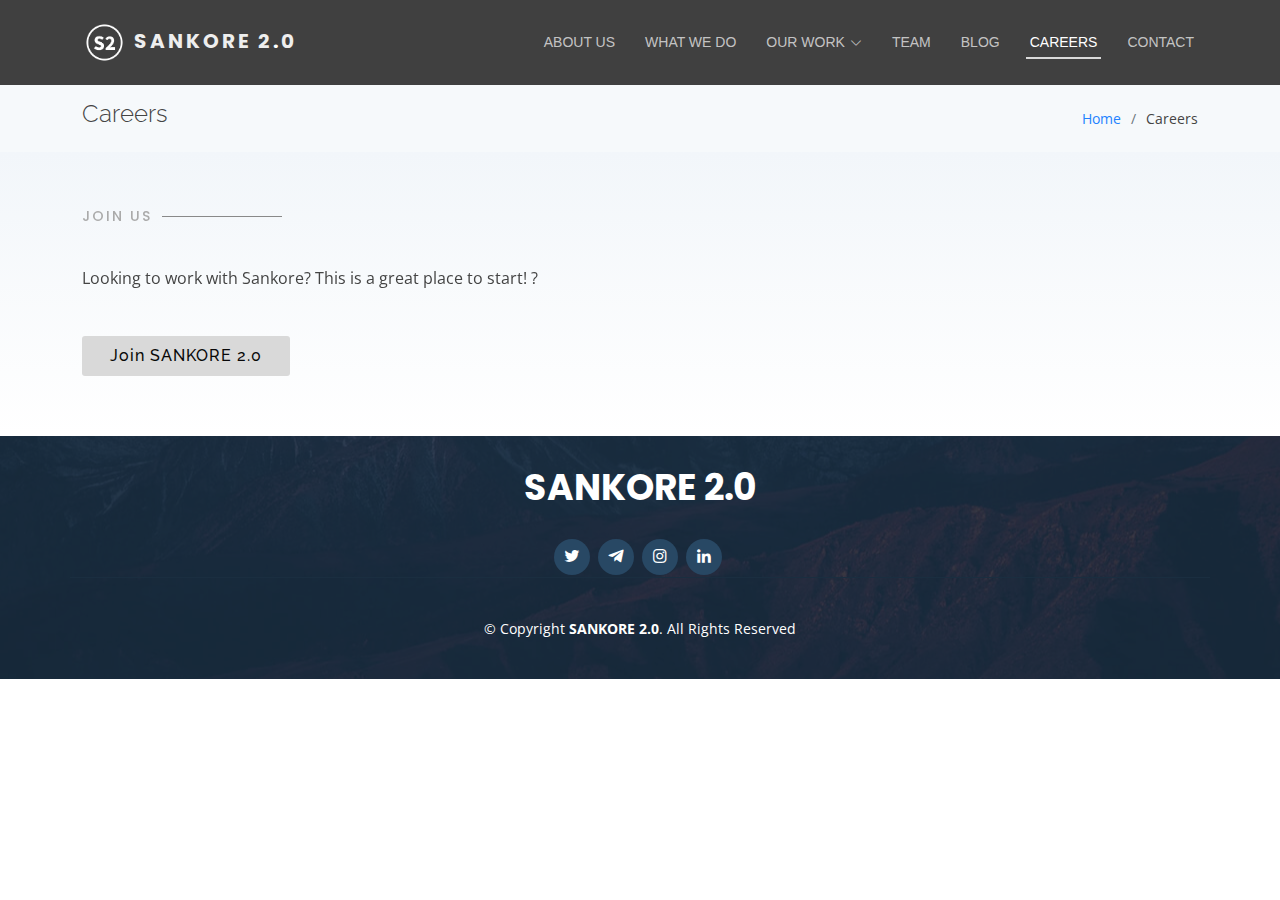
<file: public/careers.html>
<!DOCTYPE html>
<html lang="en">

<head>
  <meta charset="utf-8">
  <meta content="width=device-width, initial-scale=1.0" name="viewport">

  <title>Careers</title>
  <meta content="" name="description">
  <meta content="" name="keywords">

  <!-- Favicons -->
  <link href="assets/img/favicon.png" rel="icon">
  <link href="assets/img/apple-touch-icon.png" rel="apple-touch-icon">

  <!-- Google Fonts -->
  <link href="https://fonts.googleapis.com/css?family=Open+Sans:300,300i,400,400i,600,600i,700,700i|Raleway:300,300i,400,400i,500,500i,600,600i,700,700i|Poppins:300,300i,400,400i,500,500i,600,600i,700,700i" rel="stylesheet">

  <!-- Vendor CSS Files -->
  <link href="assets/vendor/aos/aos.css" rel="stylesheet">
  <link href="assets/vendor/bootstrap/css/bootstrap.min.css" rel="stylesheet">
  <link href="assets/vendor/bootstrap-icons/bootstrap-icons.css" rel="stylesheet">
  <link href="assets/vendor/boxicons/css/boxicons.min.css" rel="stylesheet">
  <link href="assets/vendor/glightbox/css/glightbox.min.css" rel="stylesheet">
  <link href="assets/vendor/swiper/swiper-bundle.min.css" rel="stylesheet">

  <!-- Template Main CSS File -->
  <link href="assets/css/style.css" rel="stylesheet">

  <!-- =======================================================
  * Template Name: Bocor - v4.7.1
  * Template URL: https://bootstrapmade.com/bocor-bootstrap-template-nice-animation/
  * Author: BootstrapMade.com
  * License: https://bootstrapmade.com/license/
  ======================================================== -->
</head>

<body>

  <!-- ======= Header ======= -->
  <header id="header">
    <div class="container d-flex align-items-center justify-content-between">

      <div class="logo">
        <h1><a href="index.html"><img src="assets/img/logo.png"> SANKORE 2<span>.</span>0</a></h1>
        <!-- Uncomment below if you prefer to use an image logo -->
        <!-- <a href="index.html"><img src="assets/img/logo.png" alt="" class="img-fluid"></a>-->
      </div>

      <nav id="navbar" class="navbar">
        <ul>
          <li><a class="nav-link scrollto" href="index.html#about">About Us</a></li>
          <li><a class="nav-link scrollto" href="index.html#services">What We Do</a></li>
          <li class="dropdown"><a href="#features"><span>Our Work</span> <i class="bi bi-chevron-down"></i></a>
            <ul>
              <li><a href="academy.html">Sankore Academy</a></li>
              <li><a href="events.html">Events</a></li>
              <li><a href="sbe-dao.html">SBE DAO</a></li>
              <li><a href="ofp.html">Sankore Climate</a></li>
            </ul>
          </li>
          <li><a class="nav-link scrollto" href="index.html#team">Team</a></li>
          <li><a class="nav-link scrollto" href="https://blog.sankore2.com/" target="_blank">BLOG</a></li>
          <li><a class="nav-link scrollto active" href="#">Careers</a></li>
          <!-- <li class="dropdown"><a class="active" href="#"><span>Resources</span> <i class="bi bi-chevron-down"></i></a>
            <ul>
              <li><a href="faq.html">FAQs</a></li>
              <li><a class="active" href="#">Careers</a></li>
            </ul>
          </li> -->
          <li><a class="nav-link scrollto" href="index.html#contact">Contact</a></li>

        </ul>
        <i class="bi bi-list mobile-nav-toggle"></i>
      </nav><!-- .navbar -->

    </div>
  </header><!-- End Header -->

  <main id="main">

    <!-- ======= Breadcrumbs Section ======= -->
    <section class="breadcrumbs">
      <div class="container">

        <div class="d-flex justify-content-between align-items-center">
          <h2>Careers</h2>
          <ol>
            <li><a href="index.html">Home</a></li>
            <li>Careers</li>
          </ol>
        </div>

      </div>
    </section><!-- End Breadcrumbs Section -->

      <!-- ======= Frequently Asked Questions Section ======= -->
    <section id="faq" class="faq section-bg">
      <div class="container">

        <div class="section-title">
          <h2 data-aos="fade-in">JOIN US</h2>
        </div>


        <div class="row  d-flex align-items-stretch" data-aos="fade-up" data-aos-delay="100">
          <div class="col-md-6" style="display: flex; align-items: center;">
              <p>Looking to work with Sankore? This is a great place to start! ? </p>
          </div>
        </div>

        <div class="row  d-flex align-items-stretch" data-aos="fade-up" data-aos-delay="100">
          <div class="col-md-4" style="display: flex;">
            <a href="https://tally.so/r/nGB5Qw" target="_blank" class="btn-join-us">Join SANKORE 2.0</a>
          </div>
        </div>

      </div>
    </section>

    <!-- End Frequently Asked Questions Section -->

  </main><!-- End #main -->

  <!-- ======= Footer ======= -->
  <footer id="footer">

    <div class="footer-top">

      <div class="container">

        <div class="row  justify-content-center">
          <div class="col-lg-6">
            <h3>SANKORE 2.0</h3>
          </div>
        </div>

        <div class="social-links">
          <a href="https://twitter.com/sankore2_0" class="twitter"><i class="bx bxl-twitter"></i></a>
          <a href="https://t.me/sankore2" class="facebook"><i class="bx bxl-telegram"></i></a>
          <a href="https://www.instagram.com/sankore2_0/" class="instagram"><i class="bx bxl-instagram"></i></a>
          <!-- <a href="#" class="google-plus"><i class="bx bxl-skype"></i></a> -->
          <a href="https://www.linkedin.com/company/sankore-2-0/" class="linkedin"><i class="bx bxl-linkedin"></i></a>
        </div>

      </div>
    </div>

    <div class="container footer-bottom clearfix">
      <!-- <div class="copyright"> -->
        &copy; Copyright <strong><span>SANKORE 2.0</span></strong>. All Rights Reserved
      <!-- </div> -->
    </div>
  </footer><!-- End Footer -->

  <a href="#" class="back-to-top d-flex align-items-center justify-content-center"><i class="bi bi-arrow-up-short"></i></a>

  <!-- Vendor JS Files -->
  <script src="assets/vendor/aos/aos.js"></script>
  <script src="assets/vendor/bootstrap/js/bootstrap.bundle.min.js"></script>
  <script src="assets/vendor/glightbox/js/glightbox.min.js"></script>
  <script src="assets/vendor/isotope-layout/isotope.pkgd.min.js"></script>
  <script src="assets/vendor/swiper/swiper-bundle.min.js"></script>
  <script src="assets/vendor/php-email-form/validate.js"></script>

  <!-- Template Main JS File -->
  <script src="assets/js/main.js"></script>

</body>

</html>
</file>
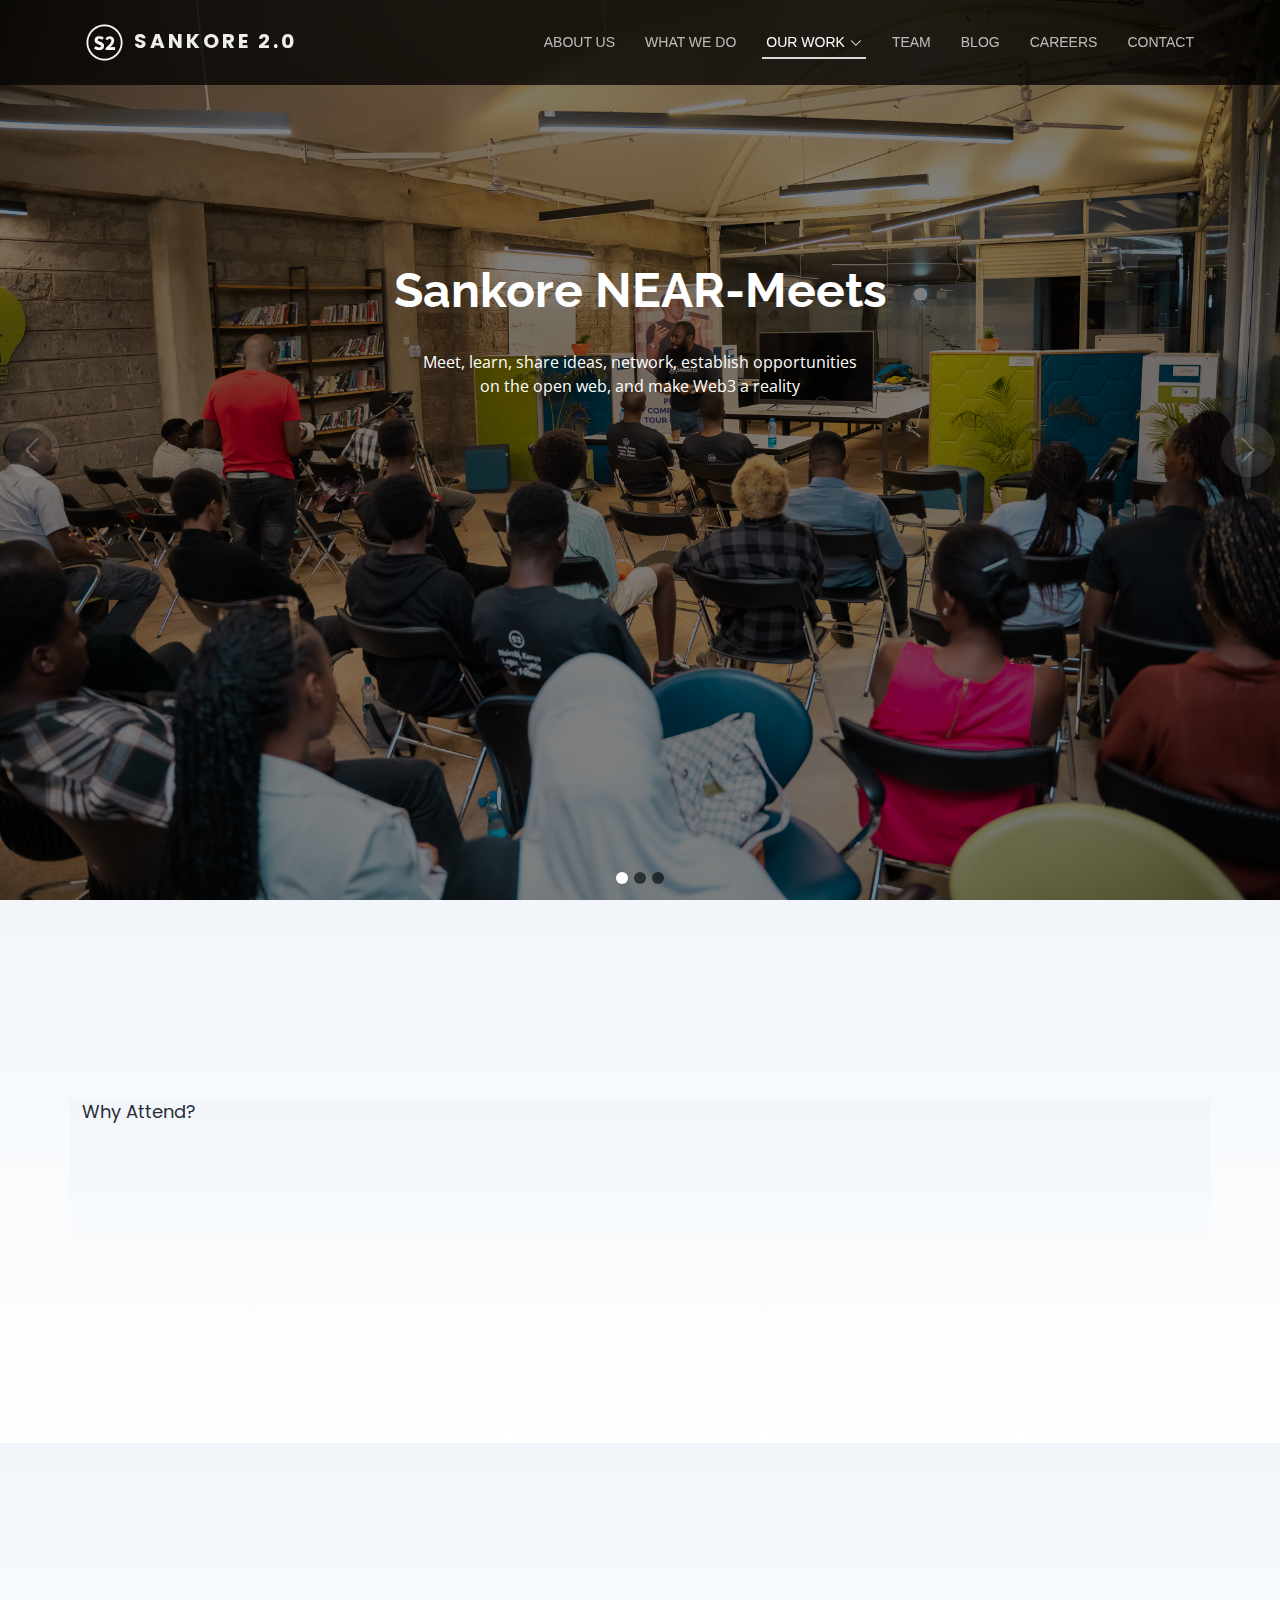
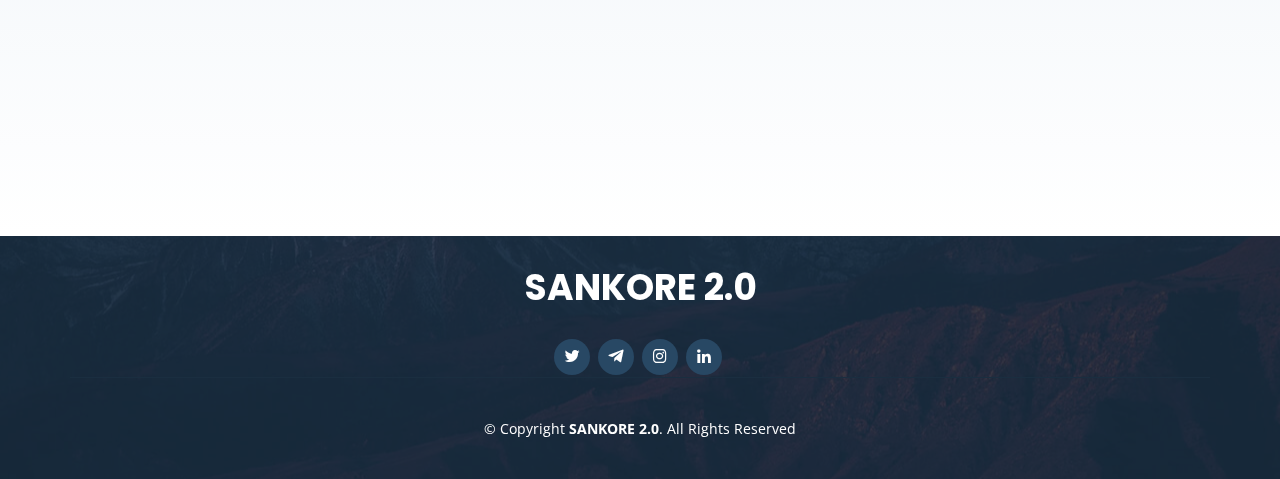
<file: public/events.html>
<!DOCTYPE html>
<html lang="en">

<head>
  <meta charset="utf-8">
  <meta content="width=device-width, initial-scale=1.0" name="viewport">

  <title>Events</title>
  <meta content="" name="description">
  <meta content="" name="keywords">

  <!-- Favicons -->
  <link href="assets/img/favicon.png" rel="icon">
  <link href="assets/img/apple-touch-icon.png" rel="apple-touch-icon">

  <!-- Google Fonts -->
  <link href="https://fonts.googleapis.com/css?family=Open+Sans:300,300i,400,400i,600,600i,700,700i|Raleway:300,300i,400,400i,500,500i,600,600i,700,700i|Poppins:300,300i,400,400i,500,500i,600,600i,700,700i" rel="stylesheet">

  <!-- Vendor CSS Files -->
  <link href="assets/vendor/aos/aos.css" rel="stylesheet">
  <link href="assets/vendor/bootstrap/css/bootstrap.min.css" rel="stylesheet">
  <link href="assets/vendor/bootstrap-icons/bootstrap-icons.css" rel="stylesheet">
  <link href="assets/vendor/boxicons/css/boxicons.min.css" rel="stylesheet">
  <link href="assets/vendor/glightbox/css/glightbox.min.css" rel="stylesheet">
  <!-- <link href="assets/vendor/swiper/swiper-bundle.min.css" rel="stylesheet"> -->

  <!-- Template Main CSS File -->
  <link href="assets/css/style.css" rel="stylesheet">
  <!-- =======================================================
  * Template Name: Bocor - v4.7.1
  * Template URL: https://bootstrapmade.com/bocor-bootstrap-template-nice-animation/
  * Author: BootstrapMade.com
  * License: https://bootstrapmade.com/license/
  ======================================================== -->
</head>

<!-- <script>
  function toggleMenu() {
    var nav  = document.getElementById("navbar")
    nav.classList.toggle('navbar-mobile')
    nav.classList.toggle('bi-list')
    anv.classList.toggle('bi-x')
    // alert("Page is loaded");
  }
</script> -->

<body>

  <!-- ======= Header ======= -->
  <header id="header" class="fixed-top d-flex align-items-center">
    <div class="container d-flex align-items-center justify-content-between">
      <div class="logo">
        <h1><a href="index.html"><img src="assets/img/logo.png"> SANKORE 2<span>.</span>0</a></h1>
        <!-- Uncomment below if you prefer to use an image logo -->
        <!-- <a href="index.html"><img src="assets/img/logo.png" alt="" class="img-fluid"></a>-->
      </div>

      <nav id="navbar" class="navbar">
        <ul>
          <li><a class="nav-link scrollto" href="index.html#about">About Us</a></li>
          <li><a class="nav-link scrollto" href="index.html#services">What We Do</a></li>
          <li class="dropdown"><a class="active" href="#features"><span>Our Work</span> <i class="bi bi-chevron-down"></i></a>
            <ul>
              <li><a href="academy.html">Sankore Academy</a></li>
              <li><a class="active" href="events.html">Events</a></li>
              <li><a href="sbe-dao.html">SBE DAO</a></li>
              <li><a href="ofp.html">Sankore Climate</a></li>
            </ul>
          </li>
          <li><a class="nav-link scrollto" href="index.html#team">Team</a></li>
          <li><a class="nav-link scrollto" href="https://blog.sankore2.com/" target="_blank">BLOG</a></li>
          <li><a class="nav-link scrollto" href="careers.html">Careers</a></li>

          <!-- <li class="dropdown"><a href="#"><span>Resources</span> <i class="bi bi-chevron-down"></i></a>
            <ul>
              <li><a href="faq.html">FAQs</a></li>
              <li><a href="careers.html">Careers</a></li>
            </ul>
          </li> -->
          <li><a class="nav-link scrollto" href="index.html#contact">Contact</a></li>

        </ul>
        <i class="bi bi-list mobile-nav-toggle"></i>
      </nav><!-- .navbar -->

    </div>
  </header><!-- End Header -->

  <section id="academy-hero">
    <div class="hero-container">
      <div id="heroCarousel" data-bs-interval="5000" class="carousel slide carousel-fade" data-bs-ride="carousel">
  
        <ol class="carousel-indicators" id="hero-carousel-indicators"></ol>
  
        <div class="carousel-inner" role="listbox">
  
          <!-- Slide 1 -->
          <div class="carousel-item active" style="background-image: url(assets/img/events-1.jpg);">
            <div class="carousel-container">
              <div class="carousel-content">
                <h2 class="animate__animated animate__fadeInDown"> Sankore NEAR-Meets</h2>
                <p class="animate__animated animate__fadeInUp">
                  Meet, learn, share ideas, network, establish opportunities on the open web, and make Web3 a reality
                </p>
              </div>
            </div>
          </div>
  
          <!-- Slide 2 -->
          <div class="carousel-item" style="background-image: url(assets/img/events-2.jpg);">
            <div class="carousel-container">
              <div class="carousel-content">
                <h2 class="animate__animated animate__fadeInDown">Global to Local</h2>
                <p class="animate__animated animate__fadeInUp">
                  Connect with the global Web3 community in your local town
                </p>
              </div>
            </div>
          </div>
  
          <!-- Slide 3 -->
          <div class="carousel-item" style="background-image: url(assets/img/events-3.jpg);">
            <div class="carousel-container">
              <div class="carousel-content">
                <h2 class="animate__animated animate__fadeInDown">Web3 to the World</h2>
                <p class="animate__animated animate__fadeInUp">
                  Jump on the bandwagon and harness Web3 opportunities
                </p>
              </div>
            </div>
          </div>
  
        </div>
  
        <a class="carousel-control-prev" href="#heroCarousel" role="button" data-bs-slide="prev">
          <span class="carousel-control-prev-icon bi bi-chevron-left" aria-hidden="true"></span>
        </a>
  
        <a class="carousel-control-next" href="#heroCarousel" role="button" data-bs-slide="next">
          <span class="carousel-control-next-icon bi bi-chevron-right" aria-hidden="true"></span>
        </a>
  
      </div>
    </div>
  </section><!-- End Hero -->


  <main id="main">
      <section class="about section-bg">
      <div class="container">

        <div class="section-title" data-aos="zoom-out">
          <h2>About</h2>
        </div>

        <div class="row content" data-aos="fade-up" style="text-align: justify;">
          <div class="col-lg-12">
            <p>
              Sankore NEAR Meets are programs for local and regional meetup events. We use these spaces to gather digital nomads, developers and blockchain enthusiasts. Attendees meet, share ideas, network, and collaborate on making Web3 a reality.
            </p>
          </div>
        </div>
      </div>

      <div class="container services academy-services section-bg">

        <div class="section-title">
          <p class="mt-3">
            Why Attend?
          </p>
        </div>

        <div class="row">
          <div class="col-md-6 col-lg-3 d-flex align-items-stretch" data-aos="fade-up">
            <div class="icon-box icon-box-pink">
              <h4 class="title">Learn </h4>
              <p class="description">
                Grow your knowledge of blockchain and Web3. Interact with Sankore's certified instructors and get access to structured blockchain education.
              </p>
            </div>
          </div>

          <div class="col-md-6 col-lg-3 d-flex align-items-stretch" data-aos="fade-up">
            <div class="icon-box icon-box-pink">
              <h4 class="title">Share Ideas</h4>
              <p class="description">
                Bring your ideas to life, and get thoughts and opinions from industry leaders. Share your blockchain ideas with the right minds.
              </p>
            </div>
          </div>

          <div class="col-md-6 col-lg-3 d-flex align-items-stretch" data-aos="fade-up">
            <div class="icon-box icon-box-pink">
              <h4 class="title">Network </h4>
              <p class="description">
                Build impactful networks with the right people on blockchain. Get exposed to opportunities in Web3 and blockchain through the right networks.
              </p>
            </div>
          </div>

          <div class="col-md-6 col-lg-3 d-flex align-items-stretch" data-aos="fade-up">
            <div class="icon-box icon-box-pink">
              <h4 class="title">Collaborate </h4>
              <p class="description">
                Collaborate with brilliant minds in the blockchain ecosystem. Develop revolutionary projects solving problems in Africa. 
              </p>
            </div>
          </div>


        </div>


      </div>
    </section>

    <!-- Start Frequently Asked Questions Section -->
    <section id="faq" class="faq section-bg">
      <div class="container">

        <div class="section-title">
          <h2 data-aos="fade-in">Frequently Asked Questions</h2>
        </div>

        <div class="row faq-item d-flex align-items-stretch" data-aos="fade-up">
          <div class="col-lg-5">
            <i class="bx bx-help-circle"></i>
            <h4>How do I follow Sankore's past events?</h4>
          </div>
          <div class="col-lg-7">
            <p>
              Watch our Youtube Channel here: <a style="color:#09236e" href="https://www.youtube.com/channel/UCCTpE4NUh8kI3kYtpUEayOA">Sankore 2.0 on Youtube</a>
          </div>
        </div>

        <div class="row faq-item d-flex align-items-stretch" data-aos="fade-up" data-aos-delay="100">
          <div class="col-lg-5">
            <i class="bx bx-help-circle"></i>
            <h4>How can I participate in Sankore’s events?</h4>
          </div>
          <div class="col-lg-7">
            <p>
              Email us at <u>info@sankore2.com</u> to become a contributor
            </p>
          </div>
        </div>

      </div>
    </section>

    <!-- End Frequently Asked Questions Section -->


  </main><!-- End #main -->

  <!-- ======= Footer ======= -->
  <footer id="footer">

    <div class="footer-top">

      <div class="container">

        <div class="row  justify-content-center">
          <div class="col-lg-6">
            <h3>SANKORE 2.0</h3>
          </div>
        </div>

        <div class="social-links">
          <a href="https://twitter.com/sankore2_0" class="twitter"><i class="bx bxl-twitter"></i></a>
          <a href="https://t.me/sankore2" class="facebook"><i class="bx bxl-telegram"></i></a>
          <a href="https://www.instagram.com/sankore2_0/" class="instagram"><i class="bx bxl-instagram"></i></a>
          <!-- <a href="#" class="google-plus"><i class="bx bxl-skype"></i></a> -->
          <a href="https://www.linkedin.com/company/sankore-2-0/" class="linkedin"><i class="bx bxl-linkedin"></i></a>
        </div>

      </div>
    </div>

    <div class="container footer-bottom clearfix">
      <!-- <div class="copyright"> -->
        &copy; Copyright <strong><span>SANKORE 2.0</span></strong>. All Rights Reserved
      <!-- </div> -->
    </div>
  </footer><!-- End Footer -->

  <a href="#" class="back-to-top d-flex align-items-center justify-content-center"><i class="bi bi-arrow-up-short"></i></a>

  <!-- Vendor JS Files -->
  <script src="assets/vendor/aos/aos.js"></script>
  <script src="assets/vendor/bootstrap/js/bootstrap.bundle.min.js"></script>
  <script src="assets/vendor/glightbox/js/glightbox.min.js"></script>
  <script src="assets/vendor/isotope-layout/isotope.pkgd.min.js"></script>
  <script src="assets/vendor/swiper/swiper-bundle.min.js"></script>
  <script src="assets/vendor/php-email-form/validate.js"></script>

  <!-- Template Main JS File -->
  <script src="assets/js/main.js"></script>

</body>

</html>
</file>
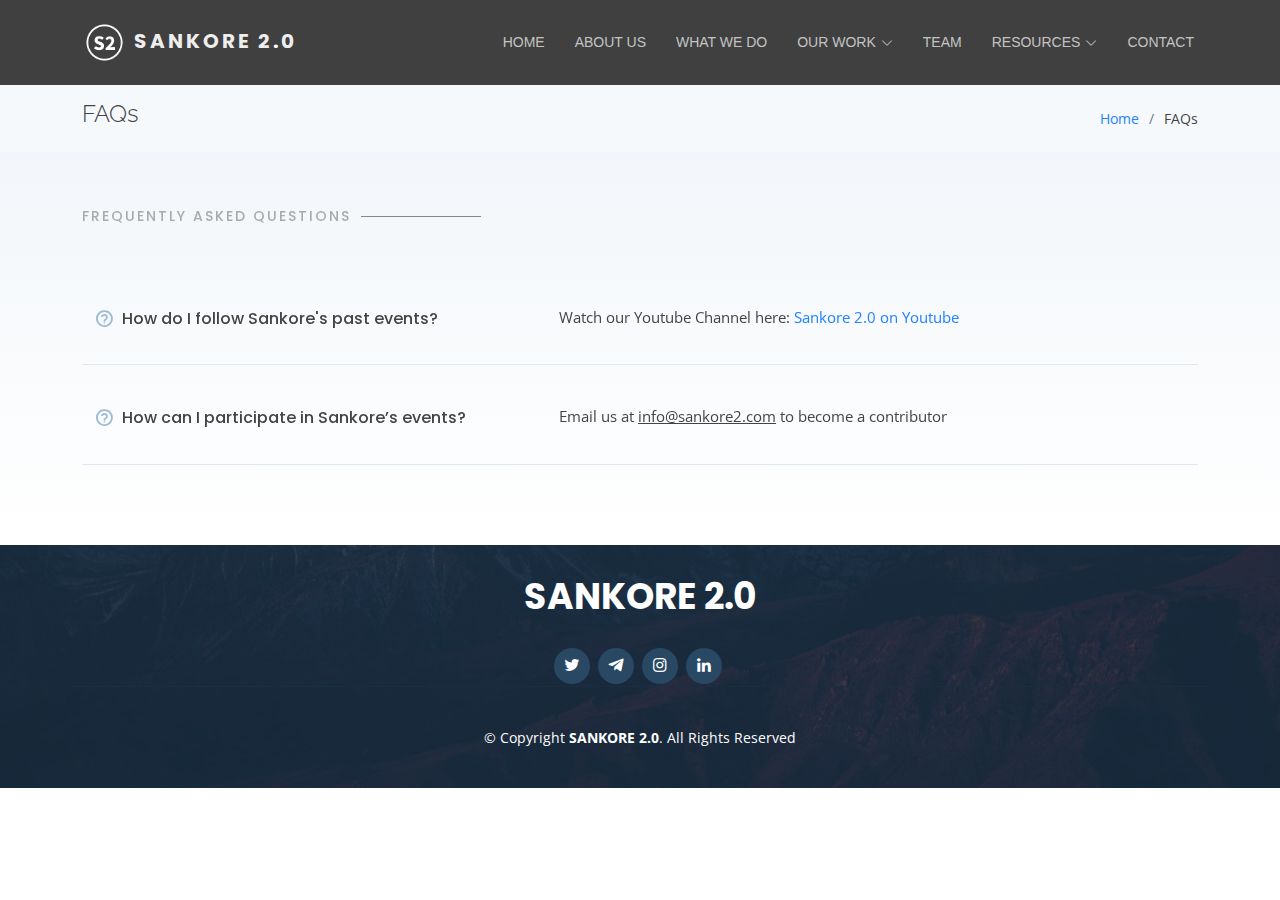
<file: public/faq.html>
<!DOCTYPE html>
<html lang="en">

<head>
  <meta charset="utf-8">
  <meta content="width=device-width, initial-scale=1.0" name="viewport">

  <title>FAQs</title>
  <meta content="" name="description">
  <meta content="" name="keywords">

  <!-- Favicons -->
  <link href="assets/img/favicon.png" rel="icon">
  <link href="assets/img/apple-touch-icon.png" rel="apple-touch-icon">

  <!-- Google Fonts -->
  <link href="https://fonts.googleapis.com/css?family=Open+Sans:300,300i,400,400i,600,600i,700,700i|Raleway:300,300i,400,400i,500,500i,600,600i,700,700i|Poppins:300,300i,400,400i,500,500i,600,600i,700,700i" rel="stylesheet">

  <!-- Vendor CSS Files -->
  <link href="assets/vendor/aos/aos.css" rel="stylesheet">
  <link href="assets/vendor/bootstrap/css/bootstrap.min.css" rel="stylesheet">
  <link href="assets/vendor/bootstrap-icons/bootstrap-icons.css" rel="stylesheet">
  <link href="assets/vendor/boxicons/css/boxicons.min.css" rel="stylesheet">
  <link href="assets/vendor/glightbox/css/glightbox.min.css" rel="stylesheet">
  <link href="assets/vendor/swiper/swiper-bundle.min.css" rel="stylesheet">

  <!-- Template Main CSS File -->
  <link href="assets/css/style.css" rel="stylesheet">

  <!-- =======================================================
  * Template Name: Bocor - v4.7.1
  * Template URL: https://bootstrapmade.com/bocor-bootstrap-template-nice-animation/
  * Author: BootstrapMade.com
  * License: https://bootstrapmade.com/license/
  ======================================================== -->
</head>

<body>

  <!-- ======= Header ======= -->
  <header id="header">
    <div class="container d-flex align-items-center justify-content-between">

      <div class="logo">
        <h1><a href="index.html"><img src="assets/img/logo.png"> SANKORE 2<span>.</span>0</a></h1>
        <!-- Uncomment below if you prefer to use an image logo -->
        <!-- <a href="index.html"><img src="assets/img/logo.png" alt="" class="img-fluid"></a>-->
      </div>

      <nav id="navbar" class="navbar">
        <ul>
          <li><a class="nav-link scrollto" href="index.html#hero">Home</a></li>
          <li><a class="nav-link scrollto" href="index.html#about">About Us</a></li>
          <li><a class="nav-link scrollto" href="index.html#services">What We Do</a></li>
          <li class="dropdown"><a href="#features"><span>Our Work</span> <i class="bi bi-chevron-down"></i></a>
            <ul>
              <li><a href="academy.html">Sankore Academy</a></li>
              <li><a href="events.html">Events</a></li>
              <li><a href="sbe-dao.html">SBE DAO</a></li>
              <li><a href="ofp.html">Sankore Climate</a></li>
            </ul>
          </li>
          <li><a class="nav-link scrollto" href="index.html#team">Team</a></li>
          <li class="dropdown"><a href="#"><span>Resources</span> <i class="bi bi-chevron-down"></i></a>
            <ul>
              <li><a class="active" href="#">FAQs</a></li>
              <li><a href="careers.html">Careers</a></li>
            </ul>
          </li>
          <li><a class="nav-link scrollto" href="index.html#contact">Contact</a></li>

        </ul>
        <i class="bi bi-list mobile-nav-toggle"></i>
      </nav><!-- .navbar -->

    </div>
  </header><!-- End Header -->

  <main id="main">

    <!-- ======= Breadcrumbs Section ======= -->
    <section class="breadcrumbs">
      <div class="container">

        <div class="d-flex justify-content-between align-items-center">
          <h2>FAQs</h2>
          <ol>
            <li><a href="index.html">Home</a></li>
            <li>FAQs</li>
          </ol>
        </div>

      </div>
    </section><!-- End Breadcrumbs Section -->

      <!-- ======= Frequently Asked Questions Section ======= -->
    <section id="faq" class="faq section-bg">
      <div class="container">

        <div class="section-title">
          <h2 data-aos="fade-in">Frequently Asked Questions</h2>
        </div>

        <div class="row faq-item d-flex align-items-stretch" data-aos="fade-up">
          <div class="col-lg-5">
            <i class="bx bx-help-circle"></i>
            <h4>How do I follow Sankore's past events?</h4>
          </div>
          <div class="col-lg-7">
            <p>
              Watch our Youtube Channel here: <a href="https://www.youtube.com/channel/UCCTpE4NUh8kI3kYtpUEayOA">Sankore 2.0 on Youtube</a>
          </div>
        </div>


        <div class="row faq-item d-flex align-items-stretch" data-aos="fade-up" data-aos-delay="100">
          <div class="col-lg-5">
            <i class="bx bx-help-circle"></i>
            <h4>How can I participate in Sankore’s events?</h4>
          </div>
          <div class="col-lg-7">
            <p>
              Email us at <u>info@sankore2.com</u> to become a contributor
            </p>
          </div>
        </div>

      </div>
    </section>

    <!-- End Frequently Asked Questions Section -->

  </main><!-- End #main -->

  <!-- ======= Footer ======= -->
  <footer id="footer">

    <div class="footer-top">

      <div class="container">

        <div class="row  justify-content-center">
          <div class="col-lg-6">
            <h3>SANKORE 2.0</h3>
          </div>
        </div>

        <div class="social-links">
          <a href="https://twitter.com/sankore2_0" class="twitter"><i class="bx bxl-twitter"></i></a>
          <a href="https://t.me/sankore2" class="facebook"><i class="bx bxl-telegram"></i></a>
          <a href="https://www.instagram.com/sankore2_0/" class="instagram"><i class="bx bxl-instagram"></i></a>
          <!-- <a href="#" class="google-plus"><i class="bx bxl-skype"></i></a> -->
          <a href="https://www.linkedin.com/company/sankore-2-0/" class="linkedin"><i class="bx bxl-linkedin"></i></a>
        </div>

      </div>
    </div>

    <div class="container footer-bottom clearfix">
      <!-- <div class="copyright"> -->
        &copy; Copyright <strong><span>SANKORE 2.0</span></strong>. All Rights Reserved
      <!-- </div> -->
    </div>
  </footer><!-- End Footer -->

  <a href="#" class="back-to-top d-flex align-items-center justify-content-center"><i class="bi bi-arrow-up-short"></i></a>

  <!-- Vendor JS Files -->
  <script src="assets/vendor/aos/aos.js"></script>
  <script src="assets/vendor/bootstrap/js/bootstrap.bundle.min.js"></script>
  <script src="assets/vendor/glightbox/js/glightbox.min.js"></script>
  <script src="assets/vendor/isotope-layout/isotope.pkgd.min.js"></script>
  <script src="assets/vendor/swiper/swiper-bundle.min.js"></script>
  <script src="assets/vendor/php-email-form/validate.js"></script>

  <!-- Template Main JS File -->
  <script src="assets/js/main.js"></script>

</body>

</html>
</file>
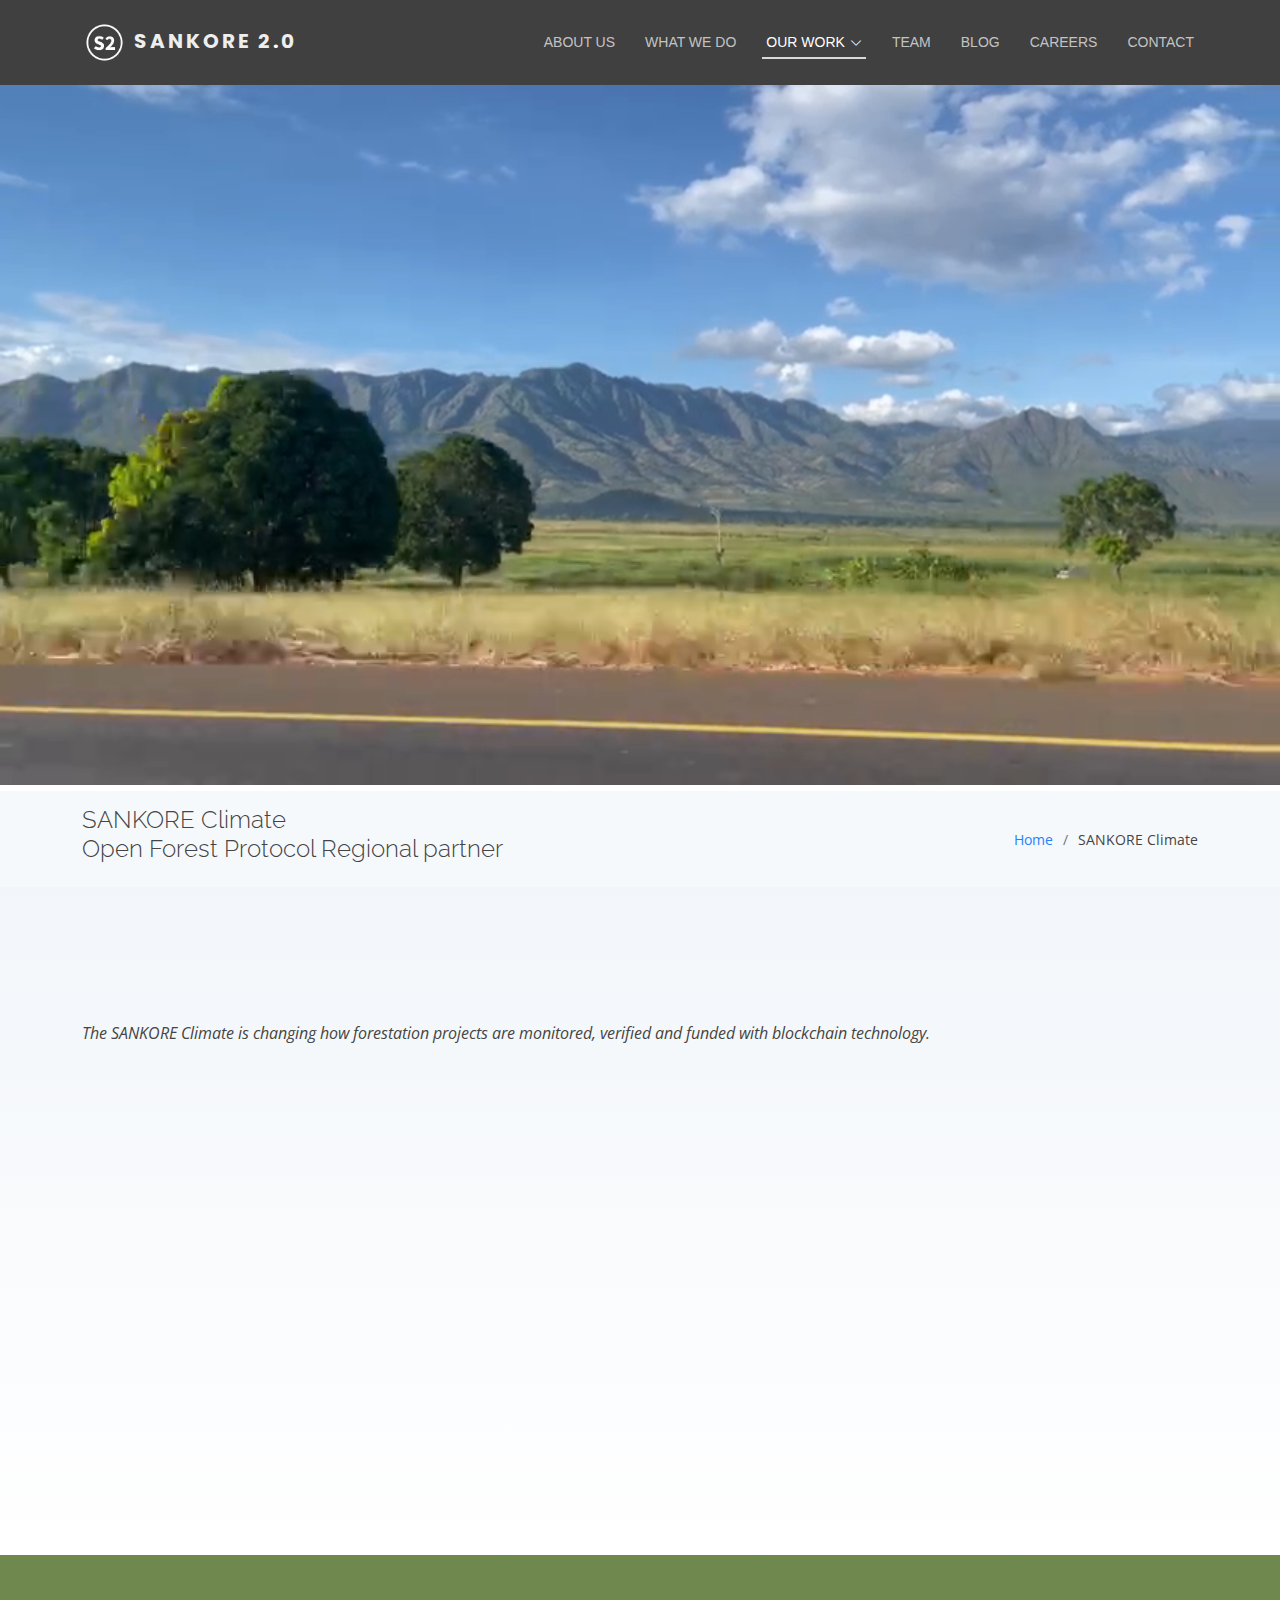
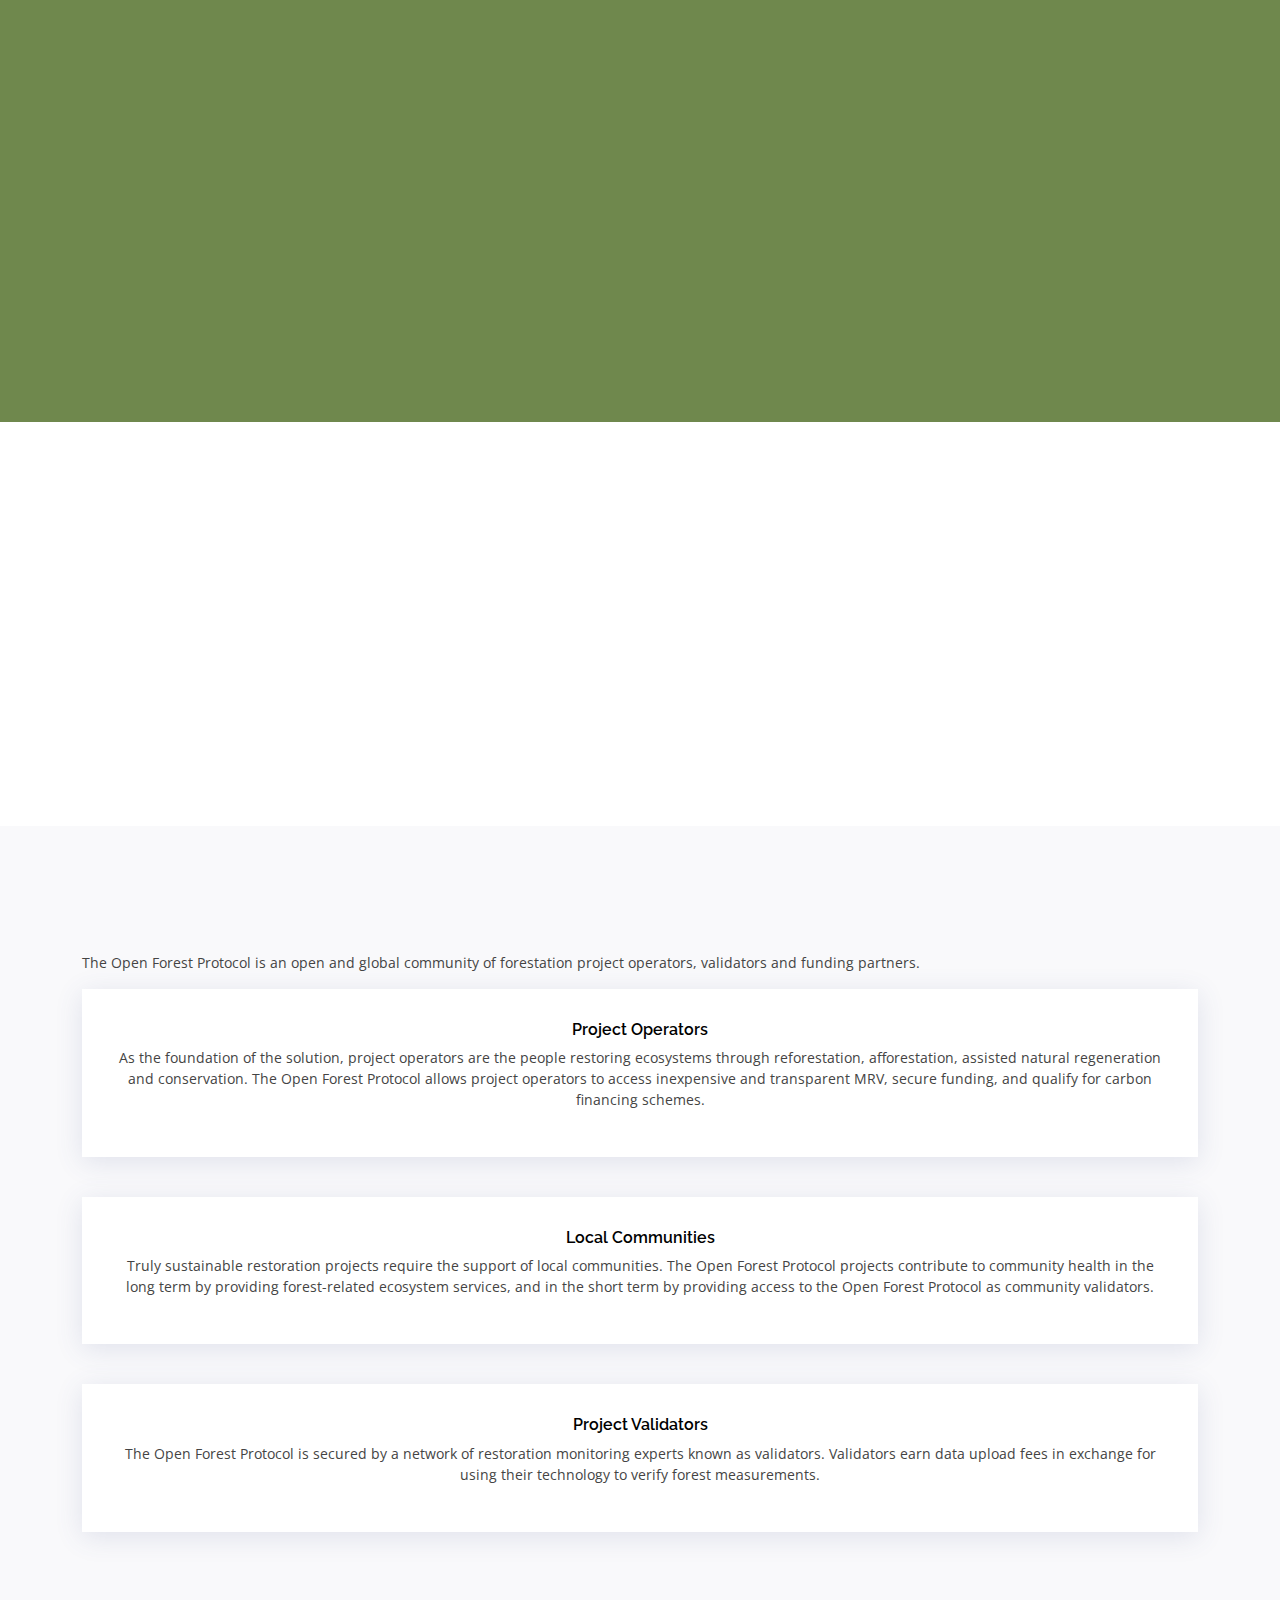
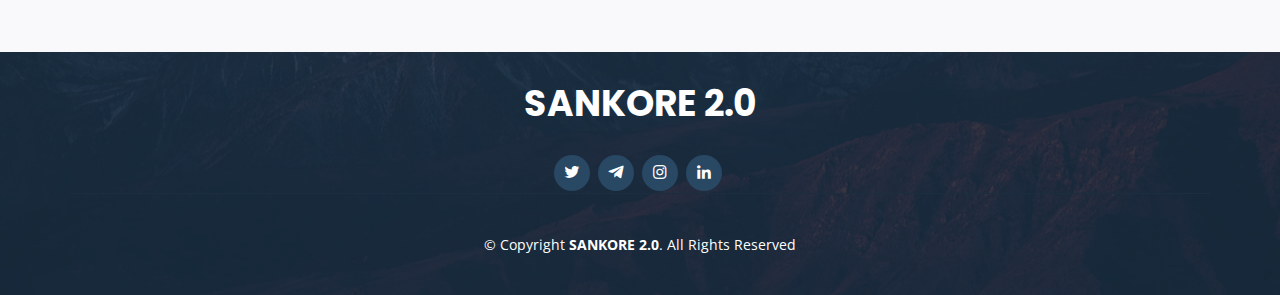
<file: public/ofp.html>
<!DOCTYPE html>
<html lang="en">

<head>
  <meta charset="utf-8">
  <meta content="width=device-width, initial-scale=1.0" name="viewport">

  <title>Sankore Climate</title>
  <meta content="" name="description">
  <meta content="" name="keywords">

  <!-- Favicons -->
  <link href="assets/img/favicon.png" rel="icon">
  <link href="assets/img/apple-touch-icon.png" rel="apple-touch-icon">

  <!-- Google Fonts -->
  <link href="https://fonts.googleapis.com/css?family=Open+Sans:300,300i,400,400i,600,600i,700,700i|Raleway:300,300i,400,400i,500,500i,600,600i,700,700i|Poppins:300,300i,400,400i,500,500i,600,600i,700,700i" rel="stylesheet">

  <!-- Vendor CSS Files -->
  <link href="assets/vendor/aos/aos.css" rel="stylesheet">
  <link href="assets/vendor/bootstrap/css/bootstrap.min.css" rel="stylesheet">
  <link href="assets/vendor/bootstrap-icons/bootstrap-icons.css" rel="stylesheet">
  <link href="assets/vendor/boxicons/css/boxicons.min.css" rel="stylesheet">
  <link href="assets/vendor/remixicon/remixicon.css" rel="stylesheet">
  <link href="assets/vendor/glightbox/css/glightbox.min.css" rel="stylesheet">
  <link href="assets/vendor/swiper/swiper-bundle.min.css" rel="stylesheet">

  <!-- Template Main CSS File -->
  <link href="assets/css/style.css" rel="stylesheet">

  <!-- =======================================================
  * Template Name: Bocor - v4.7.1
  * Template URL: https://bootstrapmade.com/bocor-bootstrap-template-nice-animation/
  * Author: BootstrapMade.com
  * License: https://bootstrapmade.com/license/
  ======================================================== -->
</head>

<body>

  <!-- ======= Header ======= -->
  <header id="header">
    <div class="container d-flex align-items-center justify-content-between">

      <div class="logo">
        <h1><a href="index.html"><img src="assets/img/logo.png"> SANKORE 2<span>.</span>0</a></h1>
      </div>

      <nav id="navbar" class="navbar">
        <ul>
          <li><a class="nav-link scrollto" href="index.html#about">About Us</a></li>
          <li><a class="nav-link scrollto" href="index.html#services">What We Do</a></li>
          <li class="dropdown"><a class="active" href="index.html#features"><span>Our Work</span> <i class="bi bi-chevron-down"></i></a>
            <ul>
              <li><a href="academy.html">Sankore Academy</a></li>
              <li><a href="events.html">Events</a></li>
              <li><a href="sbe-dao.html">SBE DAO</a></li>
              <li><a class="active" href="ofp.html">Sankore Climate</a></li>
            </ul>
          </li>
          <li><a class="nav-link scrollto" href="index.html#team">Team</a></li>
          <li><a class="nav-link scrollto" href="https://blog.sankore2.com/" target="_blank">BLOG</a></li>
          <li><a class="nav-link scrollto" href="careers.html">Careers</a></li>
          <!-- <li class="dropdown"><a href="#"><span>Resources</span> <i class="bi bi-chevron-down"></i></a>
            <ul>
              <li><a href="faq.html">FAQs</a></li>
              <li><a href="careers.html">Careers</a></li>
            </ul>
          </li> -->
          <li><a class="nav-link scrollto" href="index.html#contact">Contact</a></li>

        </ul>
        <i class="bi bi-list mobile-nav-toggle"></i>
      </nav><!-- .navbar -->

    </div>
  </header><!-- End Header -->

  <main id="main">

    <section class="ofp-hero">
      <video autoplay muted loop id="myVideo">
        <source src="assets/img/ofp.MOV" type="video/mp4">
        Your browser does not support HTML5 video.
      </video>
      
      <!-- <video controls="controls" width="800" height="600" name="Video Name" src="assets/img/ofp.MOV"></video> -->
      <!-- <img src="assets/img/ofp.MOV"> -->
    </section>

    <!-- ======= Breadcrumbs Section ======= -->
    <section class="breadcrumbs">
      <div class="container">

        <div class="d-flex justify-content-between align-items-center">
          <h2>SANKORE Climate <br>Open Forest Protocol Regional partner</h2>
          <ol>
            <li><a href="index.html">Home</a></li>
            <li>SANKORE Climate</li>
          </ol>
        </div>

      </div>
    </section><!-- End Breadcrumbs Section -->

    <!-- ======= About Section ======= -->
    <section id="about" class="about section-bg">
      <div class="container">

        <div class="section-title" data-aos="zoom-out">
          <h2>About</h2>
        </div>

        <p class="fst-italic">
          The SANKORE Climate is changing how forestation projects are monitored, verified and funded with blockchain technology.
        </p>

        <h5 data-aos="fade-in"><b>A Blockchain Solution</b></h5>
        <p data-aos="fade-in">OFP is accelerating the global response to climate change via nature-based solutions. Compared to other climate solutions, nature-based solutions are relatively low cost and can be immediately implemented and scaled.</p>

        <div class="row content" data-aos="fade-up" style="text-align: justify;">
          <div class="col-lg-6">
            <img src="assets/img/Sankore Climate_files/ofp1.jpg" class="img-fluid work-image" alt="">
          </div>
          <div class="col-lg-6 pt-4 pt-lg-0">
            <h6 data-aos="fade-in"><b>Empowering afforestation, reforestation and conservation projects</b></h6>
            <ul>
              <li><i class="ri-check-double-line"></i>We are building a product that empowers forest managers to easily measure, report, and verify (MRV) environmental data from their projects.</li>
              <li><i class="ri-check-double-line"></i>Before the Open Forest Protocol, MRV was expensive and inaccessible, inhibiting the establishment of a global carbon economy.</li>
              <li><i class="ri-check-double-line"></i>We built a system for accessible and transparent forest MRV, laying the foundation for an accelerated response to humanity’s greatest existential threat.  </li>
            </ul>    
          </div>
        </div>
      </div>
    </section><!-- End About Section -->
            
    <section id="cta" class="cta">
      <div class="container">

        <div class="row" data-aos="zoom-out">
          <div class="col-lg-6 text-center text-lg-start">
            <h3>A Carbon Neutral Solution</h3>
            <p> 
              We use decentralized blockchain technology because it is transparent and secure.
              <br>
              <br>
              Stakeholders are able to verify project’s data on the blockchain utilizing it’s ‘immutability feature. Projects are highly disincentivized to lie at any given point when sharing information about their forest measurements.
              <br>
              <br>
              This feature ensures that bad actors are weeded out, and honest projects verify their projects with ease.
            </p>
          </div>
          <div class="col-lg-6 text-center">
            <img class="align-middle" style="width: 100%" src="assets/img/Sankore Climate_files/ofp2.jpg">
          </div>
        </div>

      </div>
    </section>

    <section id="project" class="project">
      <div class="container">

        <div class="row" data-aos="zoom-out">
          <div class="col-lg-6 text-center text-lg-start">
            <h3>Encouraging sustainable, community-led project growth</h3>
            <p> 
              The Open Forest Protocol was purpose-built to align the incentives of every stakeholder in the industry, thereby ensuring sustainable, community-led project growth.              <br>
              <br>
              <br>
              By combining the efforts of each stakeholder, we are pioneering a new paradigm in the human-nature relationship.
            </p>
          </div>
          <div class="col-lg-6 text-center text-lg-start">
            <h3>Transparent, rigorous forest monitoring services</h3>
            <p>
              As a decentralized protocol, the Open Forest Protocol is able to offer transparent, rigorous forest monitoring services without the expense of our centralized competitors.
              <br>
              The current system of centralized carbon accreditation is siloed, expensive, and, most concerningly, ill-equipped to accommodate the influx of projects necessary to make a significant climate impact.
              <br>
              In response to this problem, we built a scalable, affordable system, accessible to a diversity of forest projects.
            </p>
          </div>
        </div>

      </div>
    </section>


    <section class="ofp-section">
      <div class="container">
          <div class="dao-steps">
            <h2 data-aos="fade-in">Open and global community</h2>
            <p>The Open Forest Protocol is an open and global community of forestation project operators, validators and funding partners.</p>


            <div class="row">
              <div class="col-md-12 col-lg-12 d-flex align-items-stretch">
                <div class="icon-box icon-box-pink">
                  <h4 class="title">Project Operators</h4>
                  <p class="description">
                    As the foundation of the solution, project operators are the people restoring ecosystems through reforestation, afforestation, assisted natural regeneration and conservation. The Open Forest Protocol allows project operators to access inexpensive and transparent MRV, secure funding, and qualify for carbon financing schemes.
                  </p>
                </div>
              </div>
            </div>
    
            <div class="row">
              <div class="col-md-12 col-lg-12 d-flex align-items-stretch">
                <div class="icon-box icon-box-cyan">
                  <h4 class="title">Local Communities</h4>
                  <p class="description">
                    Truly sustainable restoration projects require the support of local communities. The Open Forest Protocol projects contribute to community health in the long term by providing forest-related ecosystem services, and in the short term by providing access to the Open Forest Protocol as community validators.
                  </p>
                </div>
              </div>
            </div>
    
            <div class="row">
              <div class="col-md-12 col-lg-12 d-flex align-items-stretch">
                <div class="icon-box icon-box-green">
                  <h4 class="title">Project Validators</h4>
                  <p class="description">The Open Forest Protocol is secured by a network of restoration monitoring experts known as validators. Validators earn data upload fees in exchange for using their technology to verify forest measurements.</p>
                </div>
              </div>
            </div>
        
            </div>
          </div>  
      </div>
    </section>


  </main><!-- End #main -->

  <!-- ======= Footer ======= -->
  <footer id="footer">

    <div class="footer-top">

      <div class="container">

        <div class="row  justify-content-center">
          <div class="col-lg-6">
            <h3>SANKORE 2.0</h3>
          </div>
        </div>

        <div class="social-links">
          <a href="https://twitter.com/sankore2_0" class="twitter"><i class="bx bxl-twitter"></i></a>
          <a href="https://t.me/sankore2" class="facebook"><i class="bx bxl-telegram"></i></a>
          <a href="https://www.instagram.com/sankore2_0/" class="instagram"><i class="bx bxl-instagram"></i></a>
          <!-- <a href="#" class="google-plus"><i class="bx bxl-skype"></i></a> -->
          <a href="https://www.linkedin.com/company/sankore-2-0/" class="linkedin"><i class="bx bxl-linkedin"></i></a>
        </div>

      </div>
    </div>

    <div class="container footer-bottom clearfix">
      <!-- <div class="copyright"> -->
        &copy; Copyright <strong><span>SANKORE 2.0</span></strong>. All Rights Reserved
      <!-- </div> -->
    </div>
  </footer><!-- End Footer -->

  <a href="#" class="back-to-top d-flex align-items-center justify-content-center"><i class="bi bi-arrow-up-short"></i></a>

  <!-- Vendor JS Files -->
  <script src="assets/vendor/aos/aos.js"></script>
  <script src="assets/vendor/bootstrap/js/bootstrap.bundle.min.js"></script>
  <script src="assets/vendor/glightbox/js/glightbox.min.js"></script>
  <script src="assets/vendor/isotope-layout/isotope.pkgd.min.js"></script>
  <script src="assets/vendor/swiper/swiper-bundle.min.js"></script>
  <script src="assets/vendor/php-email-form/validate.js"></script>

  <!-- Template Main JS File -->
  <script src="assets/js/main.js"></script>

</body>

</html>
</file>
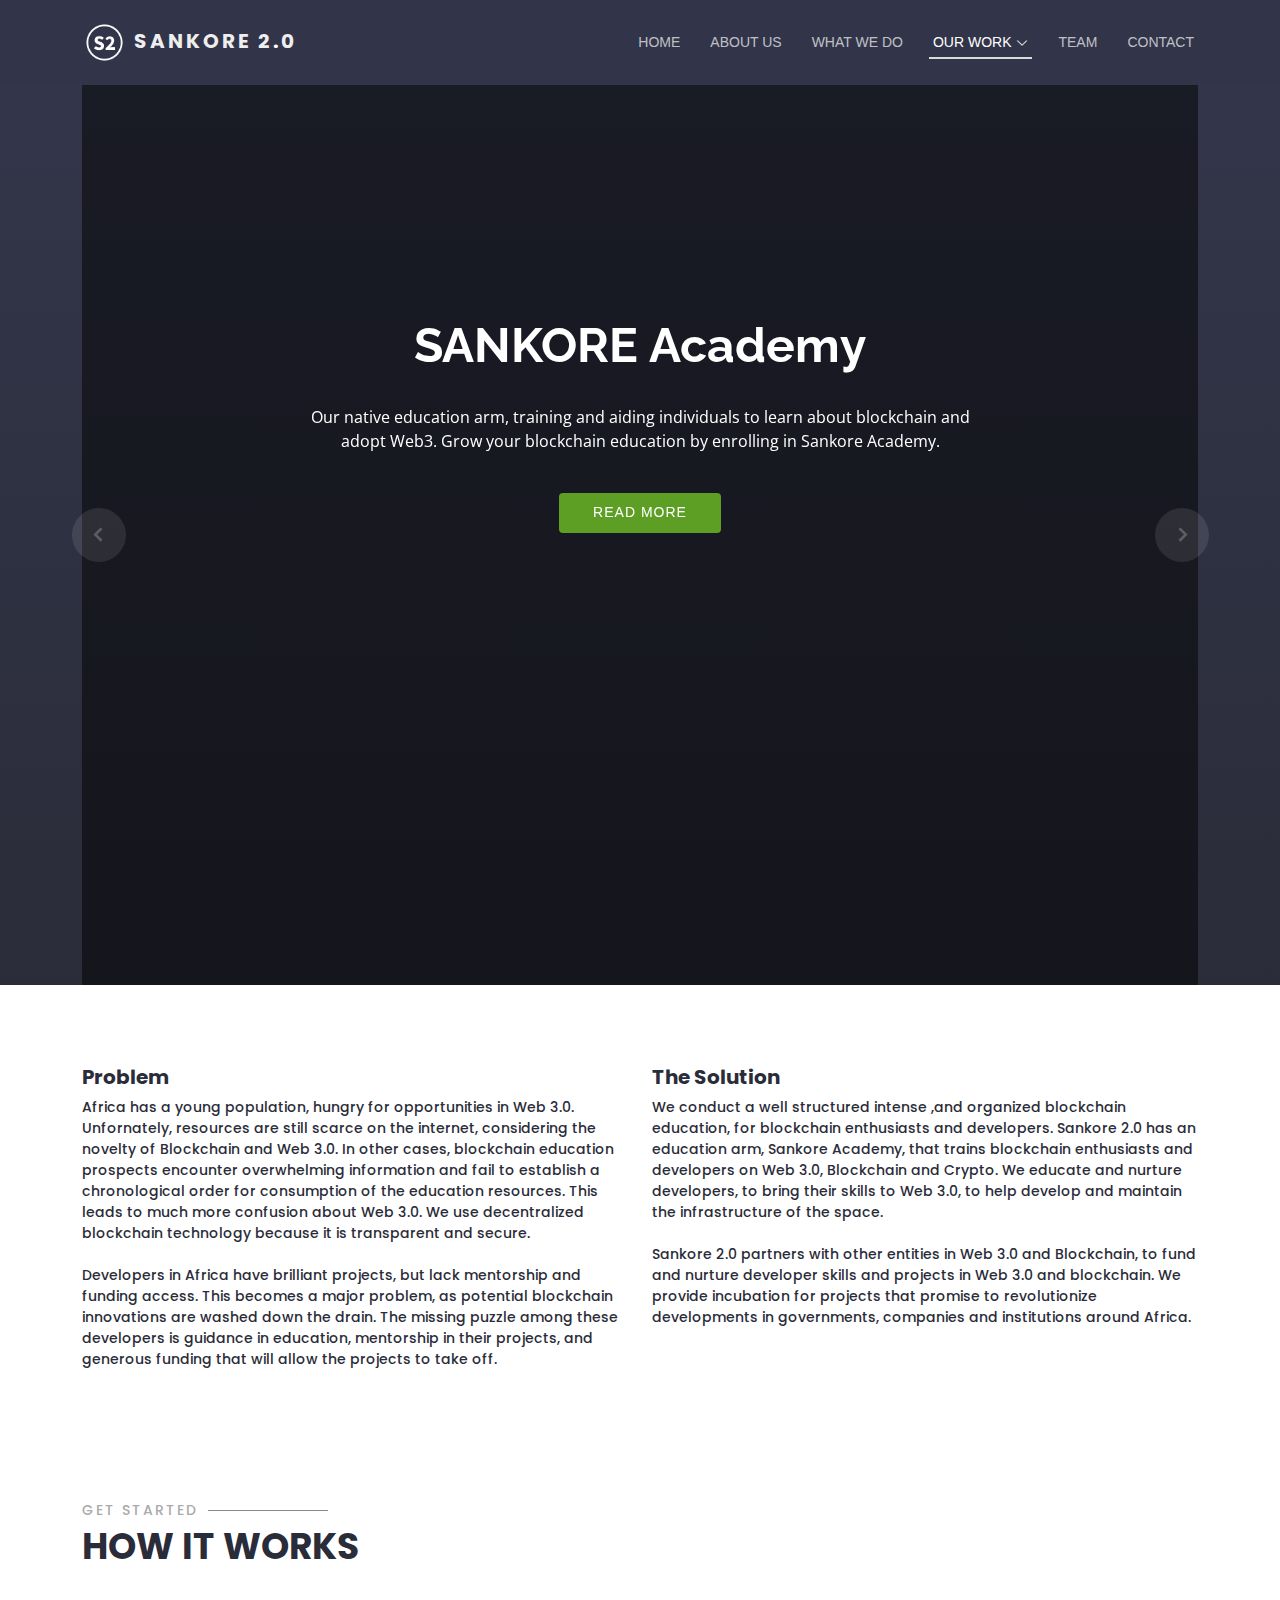
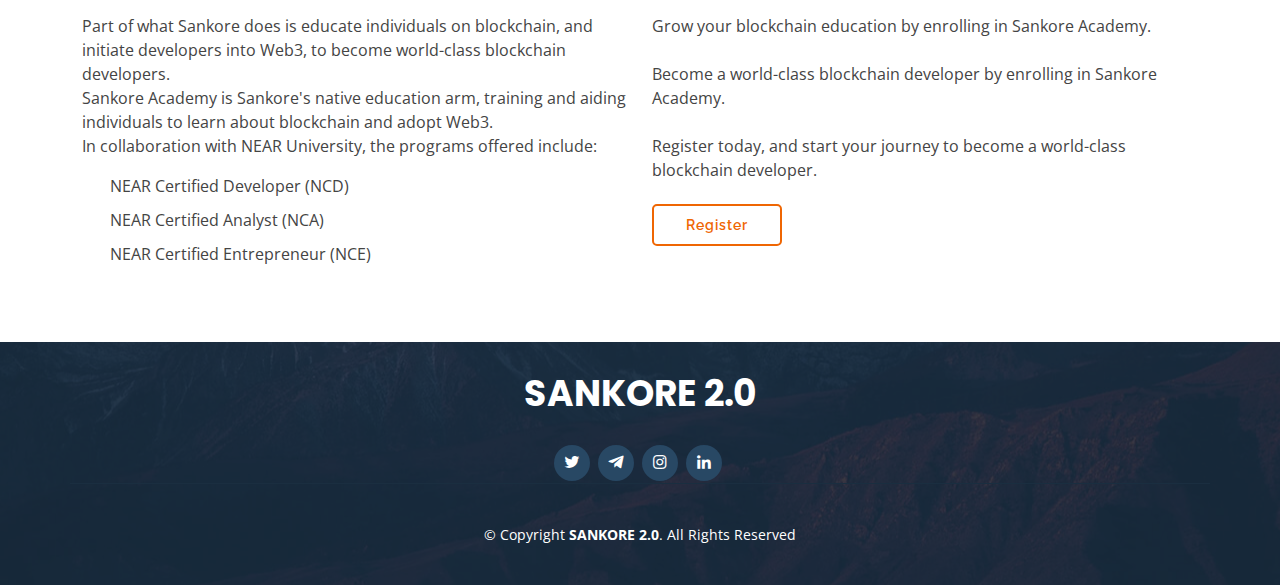
<file: public/old_academy.html>
<!DOCTYPE html>
<html lang="en">

<head>
  <meta charset="utf-8">
  <meta content="width=device-width, initial-scale=1.0" name="viewport">

  <title>Sankore Academy</title>
  <meta content="" name="description">
  <meta content="" name="keywords">

  <!-- Favicons -->
  <link href="assets/img/favicon.png" rel="icon">
  <link href="assets/img/apple-touch-icon.png" rel="apple-touch-icon">

  <!-- Google Fonts -->
  <link href="https://fonts.googleapis.com/css?family=Open+Sans:300,300i,400,400i,600,600i,700,700i|Raleway:300,300i,400,400i,500,500i,600,600i,700,700i|Poppins:300,300i,400,400i,500,500i,600,600i,700,700i" rel="stylesheet">

  <!-- Vendor CSS Files -->
  <link href="assets/vendor/aos/aos.css" rel="stylesheet">
  <link href="assets/vendor/bootstrap/css/bootstrap.min.css" rel="stylesheet">
  <link href="assets/vendor/bootstrap-icons/bootstrap-icons.css" rel="stylesheet">
  <link href="assets/vendor/boxicons/css/boxicons.min.css" rel="stylesheet">
  <link href="assets/vendor/glightbox/css/glightbox.min.css" rel="stylesheet">
  <link href="assets/vendor/swiper/swiper-bundle.min.css" rel="stylesheet">

  <!-- Template Main CSS File -->
  <link href="assets/css/style.css" rel="stylesheet">

  <!-- =======================================================
  * Template Name: Bocor - v4.7.1
  * Template URL: https://bootstrapmade.com/bocor-bootstrap-template-nice-animation/
  * Author: BootstrapMade.com
  * License: https://bootstrapmade.com/license/
  ======================================================== -->
</head>

<body>

  <!-- ======= Header ======= -->
  <header id="header" class="academy-header">
    <div class="container d-flex align-items-center justify-content-between">

      <div class="logo">
        <h1><a href="index.html"><img src="assets/img/logo.png"> SANKORE 2<span>.</span>0</a></h1>
        <!-- Uncomment below if you prefer to use an image logo -->
        <!-- <a href="index.html"><img src="assets/img/logo.png" alt="" class="img-fluid"></a>-->
      </div>

      <nav id="navbar" class="navbar">
        <ul>
          <li><a class="nav-link scrollto" href="index.html#hero">Home</a></li>
          <li><a class="nav-link scrollto" href="index.html#about">About Us</a></li>
          <li><a class="nav-link scrollto" href="index.html#services">What We Do</a></li>
          <li class="dropdown"><a class="active" href="#features"><span>Our Work</span> <i class="bi bi-chevron-down"></i></a>
            <ul>
              <li><a href="academy.html">Sankore Academy</a></li>
              <li><a href="sbe-dao.html">SBE DAO</a></li>
              <li><a href="ofp.html">Sankore Climate</a></li>
            </ul>
          </li>
          <li><a class="nav-link scrollto" href="index.html#team">Team</a></li>
          <li><a class="nav-link scrollto" href="index.html#contact">Contact</a></li>

        </ul>
        <i class="bi bi-list mobile-nav-toggle"></i>
      </nav><!-- .navbar -->

    </div>
  </header><!-- End Header -->

  <main id="main">
    <section id="academy-hero" class="d-flex flex-column justify-content-end align-items-center">
      <div id="heroCarousel" data-bs-interval="5000" class="container carousel carousel-fade" data-bs-ride="carousel">
  
        <!-- Slide 1 -->
        <div class="carousel-item active">
          <div class="carousel-container">
            <h2 class="animate__animated animate__fadeInDown">SANKORE Academy</h2>
            <p class="animate__animated fanimate__adeInUp">Our native education arm, training and aiding individuals to learn about blockchain and adopt Web3. Grow your blockchain education by enrolling in Sankore Academy. 
            </p>
            <a href="#academy-inner-page" class="btn-get-started animate__animated animate__fadeInUp scrollto">Read More</a>
          </div>
        </div>
  
        <!-- Slide 2 -->
        <div class="carousel-item">
          <div class="carousel-container">
            <h2 class="animate__animated animate__fadeInDown">Offering NEAR Certified programs</h2>
            <p class="animate__animated animate__fadeInUp">Sankore Academy specializes in NEAR Protocol. In collaboration with NEAR University, many certification programs are offered.</p>
            <a href="#academy-inner-page" class="btn-get-started animate__animated animate__fadeInUp scrollto">Read More</a>
          </div>
        </div>
    
        <a class="carousel-control-prev" href="#heroCarousel" role="button" data-bs-slide="prev">
          <span class="carousel-control-prev-icon bx bx-chevron-left" aria-hidden="true"></span>
        </a>
  
        <a class="carousel-control-next" href="#heroCarousel" role="button" data-bs-slide="next">
          <span class="carousel-control-next-icon bx bx-chevron-right" aria-hidden="true"></span>
        </a>
  
      </div>
  
      <svg class="hero-waves" xmlns="http://www.w3.org/2000/svg" xmlns:xlink="http://www.w3.org/1999/xlink" viewBox="0 24 150 28 " preserveAspectRatio="none">
        <defs>
          <path id="wave-path" d="M-160 44c30 0 58-18 88-18s 58 18 88 18 58-18 88-18 58 18 88 18 v44h-352z">
        </defs>
        <g class="wave1">
          <use xlink:href="#wave-path" x="50" y="3" fill="rgba(255,255,255, .1)">
        </g>
        <g class="wave2">
          <use xlink:href="#wave-path" x="50" y="0" fill="rgba(255,255,255, .2)">
        </g>
        <g class="wave3">
          <use xlink:href="#wave-path" x="50" y="9" fill="#fff">
        </g>
      </svg>
  
    </section><!-- End Hero -->

    <section id="academy-inner-page" class="academy-inner-page">
      <div class="container">

        <div class="row">
          <div class="col-lg-6 text-center text-lg-start">
            <h3>Problem</h3>
            <p> 
              Africa has a young population, hungry for opportunities in Web 3.0. Unfornately, resources are still scarce on the internet, considering the novelty of Blockchain and Web 3.0. In other cases, blockchain education prospects encounter overwhelming information and fail to establish a chronological order for consumption of the education resources. This leads to much more confusion about Web 3.0.
              We use decentralized blockchain technology because it is transparent and secure.
              <br>
              <br>
              Developers in Africa have brilliant projects, but lack mentorship and funding access. This becomes a major problem, as potential blockchain innovations are washed down the drain. The missing puzzle among these developers is guidance in education, mentorship in their projects, and generous funding that will allow the projects to take off. 
            </p>
          </div>
          <div class="col-lg-6 text-center text-lg-start">
            <h3>The Solution</h3>
            <p>
              We conduct a well structured intense ,and organized blockchain education, for blockchain enthusiasts and developers. Sankore 2.0 has an education arm, Sankore Academy, that trains blockchain enthusiasts and developers on Web 3.0, Blockchain and Crypto. We educate and nurture developers, to bring their skills to Web 3.0, to help develop and maintain the infrastructure of the space.
              <br>
              <br>
              Sankore 2.0 partners with other entities in Web 3.0 and Blockchain, to fund and nurture developer skills and projects in Web 3.0 and blockchain. We provide incubation for projects that promise to revolutionize developments in governments, companies and institutions around Africa. 
            </p>
          </div>
        </div>

      </div>
    </section>

    <section id="academy-about" class="academy-about">
      <div class="container">

        <div class="section-title">
          <h2>Get Started</h2>
          <p>How It Works</p>
        </div>

        <div class="row content">
          <div class="col-lg-6">
            <p>
              Part of what Sankore does is educate individuals on blockchain, and initiate developers into Web3, to become world-class blockchain developers. 
              <br>
              Sankore Academy is Sankore's native education arm, training and aiding individuals to learn about blockchain and adopt Web3.
              <br>
              In collaboration with NEAR University, the programs offered include:

            </p>
            <ul>
              <li><i class="ri-check-double-line"></i> NEAR Certified Developer (NCD)
              </li>
              <li><i class="ri-check-double-line"></i> NEAR Certified Analyst (NCA)
              </li>
              <li><i class="ri-check-double-line"></i> NEAR Certified Entrepreneur (NCE)
              </li>
            </ul>
          </div>

          <div class="col-lg-6 pt-4 pt-lg-0">
            <p>
              Grow your blockchain education by enrolling in Sankore Academy. 
              <br>
              <br>
              Become a world-class blockchain developer by enrolling in Sankore Academy. 
              <br>
              <br>
              Register today, and start your journey to become a world-class blockchain developer.
            </p>
            <a href="https://www.near.university/learn/with-our-team" class="btn-learn-more">Register</a>
          </div>
        </div>

      </div>
    </section>
  </main><!-- End #main -->

  <!-- ======= Footer ======= -->
  <footer id="footer">

    <div class="footer-top">

      <div class="container">

        <div class="row  justify-content-center">
          <div class="col-lg-6">
            <h3>SANKORE 2.0</h3>
          </div>
        </div>

        <div class="social-links">
          <a href="https://twitter.com/sankore2_0" class="twitter"><i class="bx bxl-twitter"></i></a>
          <a href="https://t.me/sankore2" class="facebook"><i class="bx bxl-telegram"></i></a>
          <a href="https://www.instagram.com/sankore2_0/" class="instagram"><i class="bx bxl-instagram"></i></a>
          <!-- <a href="#" class="google-plus"><i class="bx bxl-skype"></i></a> -->
          <a href="https://www.linkedin.com/company/sankore-2-0/" class="linkedin"><i class="bx bxl-linkedin"></i></a>
        </div>

      </div>
    </div>

    <div class="container footer-bottom clearfix">
      <!-- <div class="copyright"> -->
        &copy; Copyright <strong><span>SANKORE 2.0</span></strong>. All Rights Reserved
      <!-- </div> -->
    </div>
  </footer><!-- End Footer -->

  <a href="#" class="back-to-top d-flex align-items-center justify-content-center"><i class="bi bi-arrow-up-short"></i></a>

  <!-- Vendor JS Files -->
  <script src="assets/vendor/aos/aos.js"></script>
  <script src="assets/vendor/bootstrap/js/bootstrap.bundle.min.js"></script>
  <script src="assets/vendor/glightbox/js/glightbox.min.js"></script>
  <script src="assets/vendor/isotope-layout/isotope.pkgd.min.js"></script>
  <script src="assets/vendor/swiper/swiper-bundle.min.js"></script>
  <script src="assets/vendor/php-email-form/validate.js"></script>

  <!-- Template Main JS File -->
  <script src="assets/js/main.js"></script>

</body>

</html>
</file>
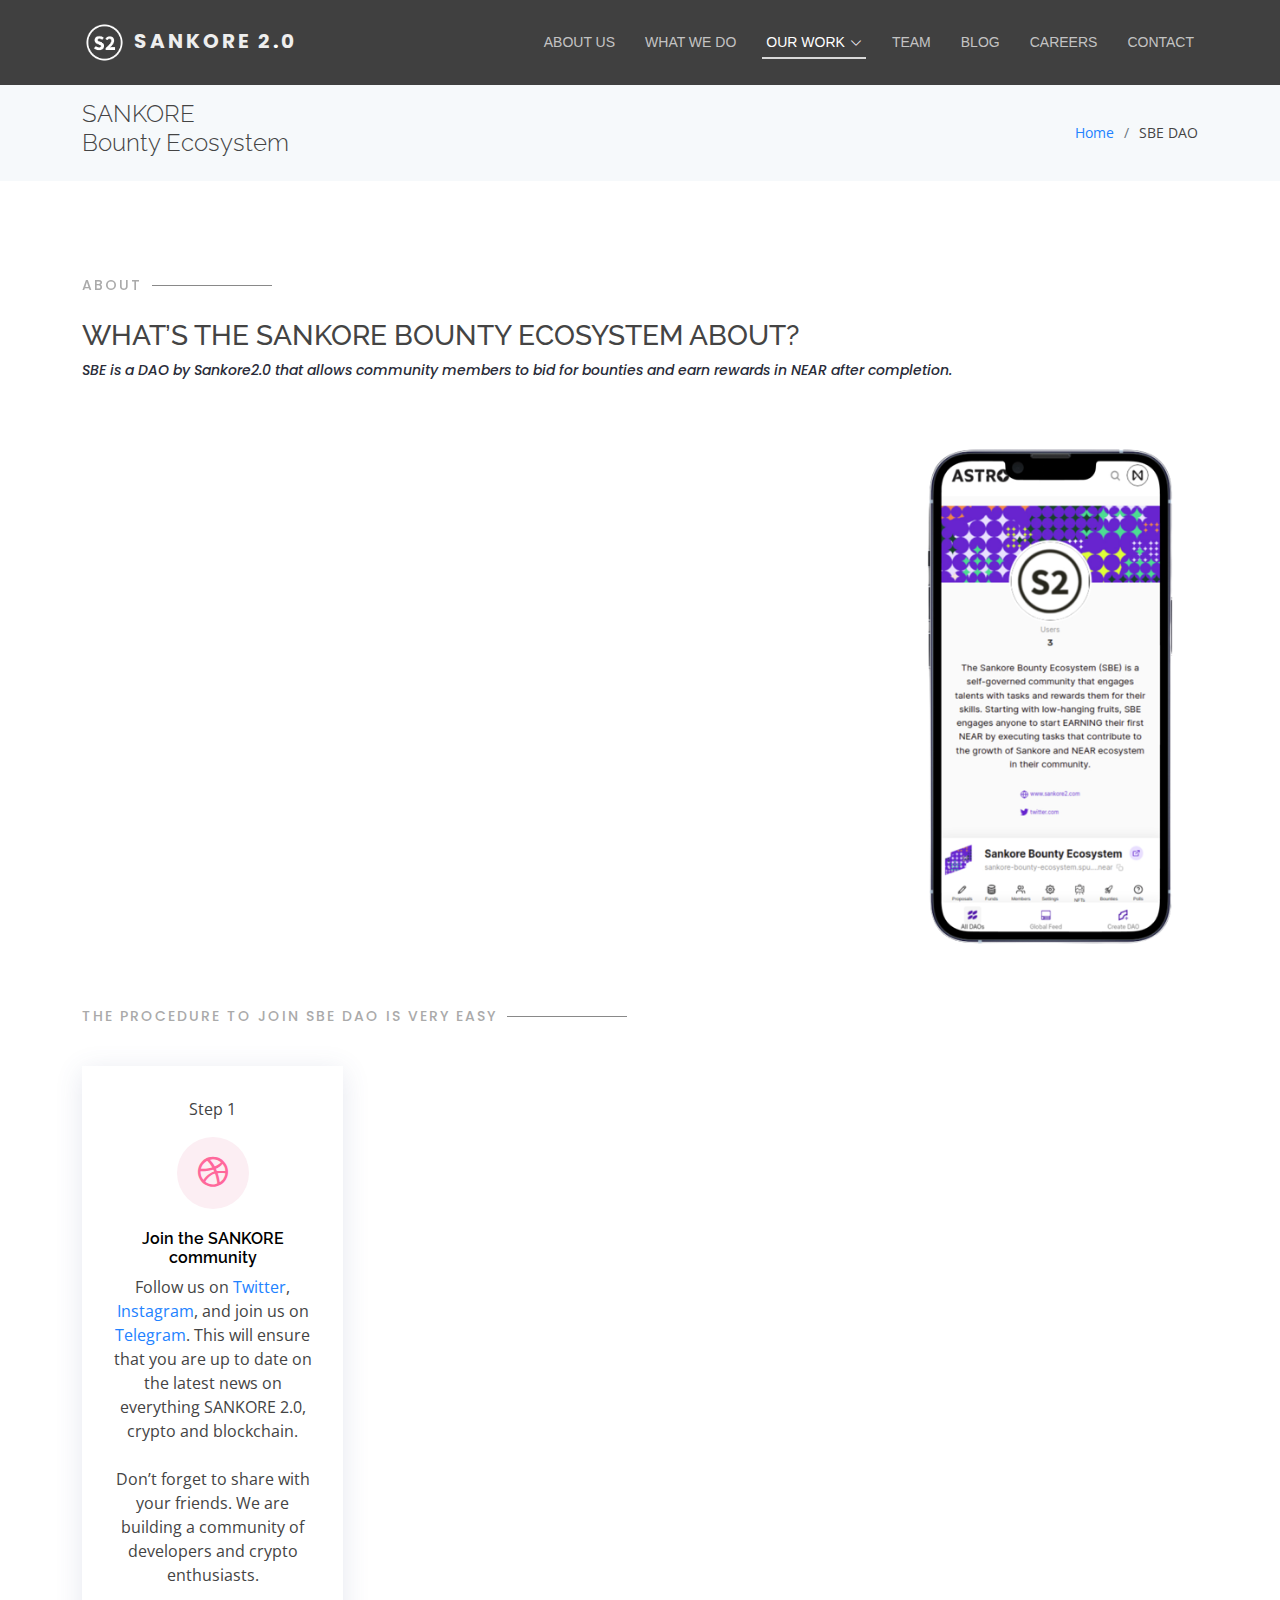
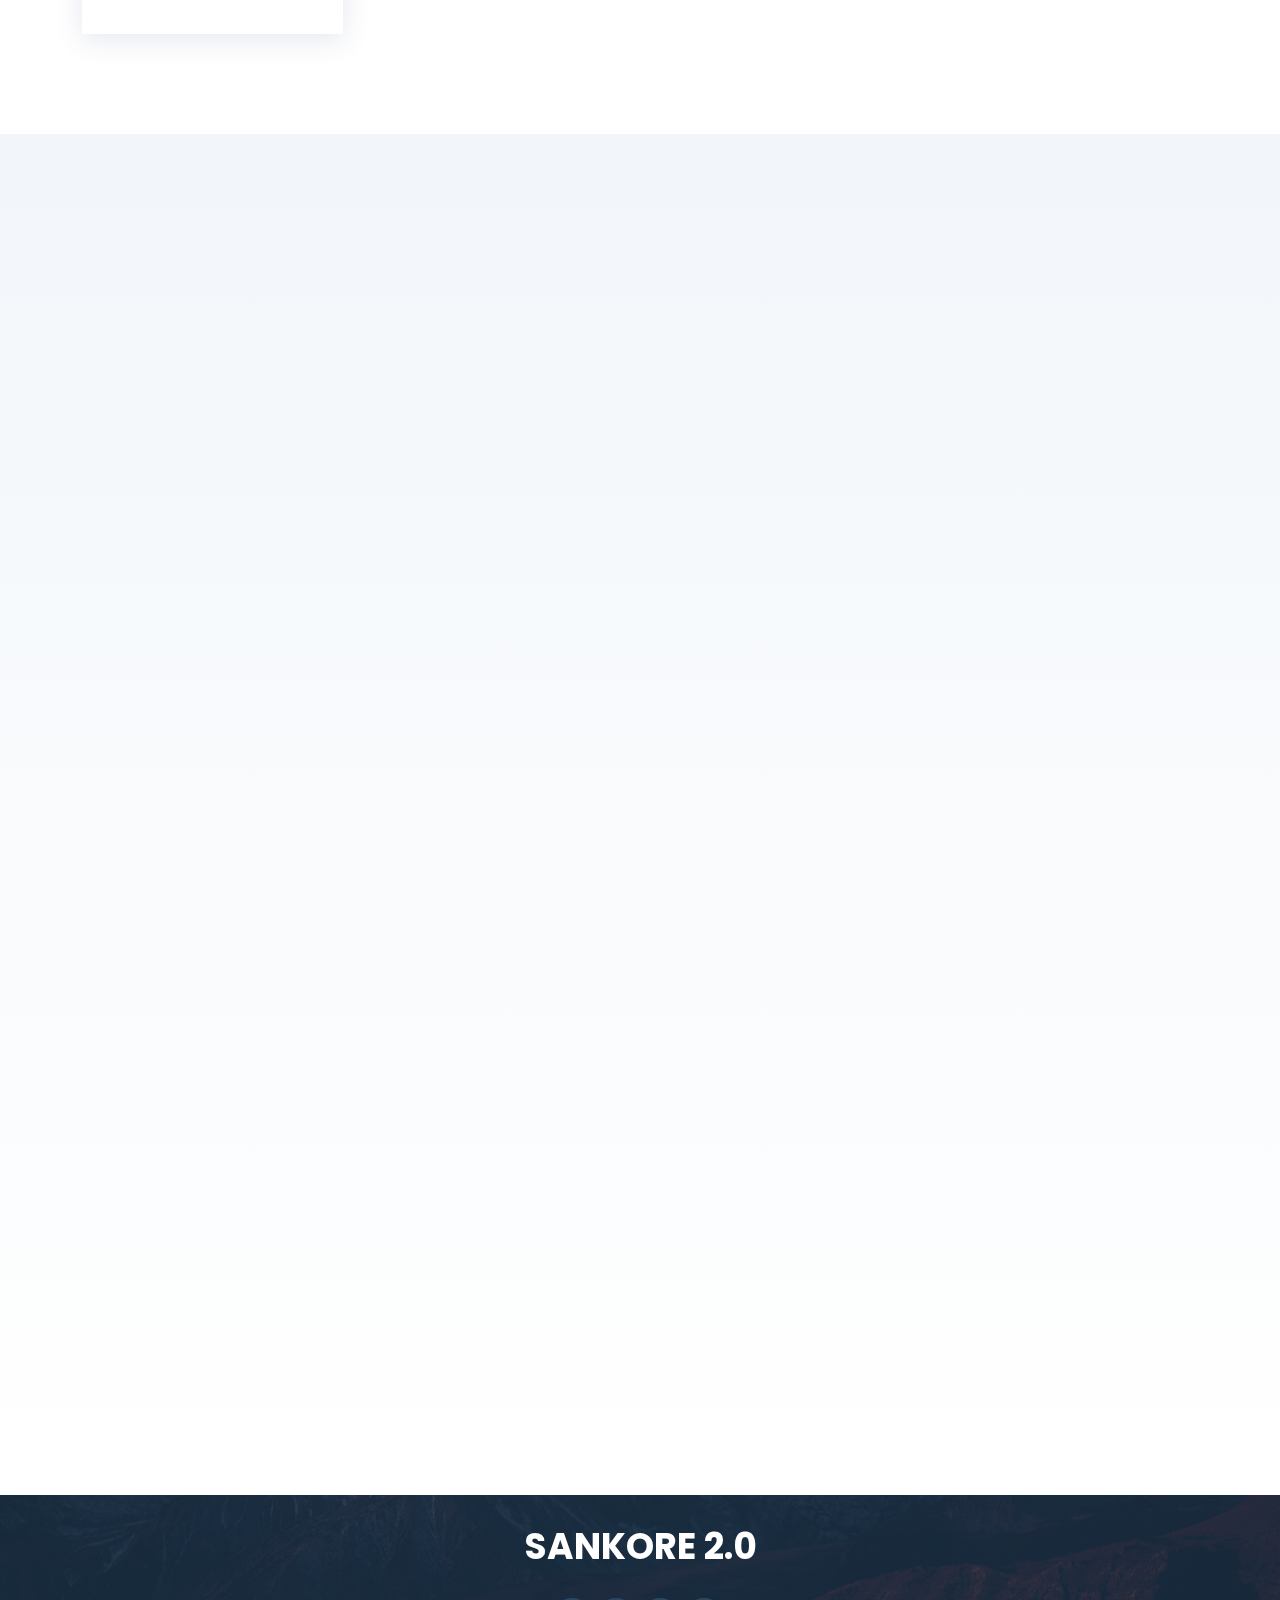
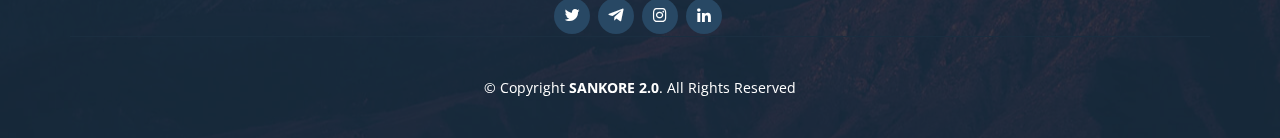
<file: public/sbe-dao.html>
<!DOCTYPE html>
<html lang="en">

<head>
  <meta charset="utf-8">
  <meta content="width=device-width, initial-scale=1.0" name="viewport">

  <title>SBE DAO</title>
  <meta content="" name="description">
  <meta content="" name="keywords">

  <!-- Favicons -->
  <link href="assets/img/favicon.png" rel="icon">
  <link href="assets/img/apple-touch-icon.png" rel="apple-touch-icon">

  <!-- Google Fonts -->
  <link href="https://fonts.googleapis.com/css?family=Open+Sans:300,300i,400,400i,600,600i,700,700i|Raleway:300,300i,400,400i,500,500i,600,600i,700,700i|Poppins:300,300i,400,400i,500,500i,600,600i,700,700i" rel="stylesheet">

  <!-- Vendor CSS Files -->
  <link href="assets/vendor/aos/aos.css" rel="stylesheet">
  <link href="assets/vendor/bootstrap/css/bootstrap.min.css" rel="stylesheet">
  <link href="assets/vendor/bootstrap-icons/bootstrap-icons.css" rel="stylesheet">
  <link href="assets/vendor/boxicons/css/boxicons.min.css" rel="stylesheet">
  <link href="assets/vendor/glightbox/css/glightbox.min.css" rel="stylesheet">
  <link href="assets/vendor/swiper/swiper-bundle.min.css" rel="stylesheet">

  <!-- Template Main CSS File -->
  <link href="assets/css/style.css" rel="stylesheet">

  <!-- =======================================================
  * Template Name: Bocor - v4.7.1
  * Template URL: https://bootstrapmade.com/bocor-bootstrap-template-nice-animation/
  * Author: BootstrapMade.com
  * License: https://bootstrapmade.com/license/
  ======================================================== -->
</head>

<body>

  <!-- ======= Header ======= -->
  <header id="header">
    <div class="container d-flex align-items-center justify-content-between">

      <div class="logo">
        <h1><a href="index.html"><img src="assets/img/logo.png"> SANKORE 2<span>.</span>0</a></h1>
        <!-- Uncomment below if you prefer to use an image logo -->
        <!-- <a href="index.html"><img src="assets/img/logo.png" alt="" class="img-fluid"></a>-->
      </div>

      <nav id="navbar" class="navbar">
        <ul>
          <li><a class="nav-link scrollto" href="index.html#about">About Us</a></li>
          <li><a class="nav-link scrollto" href="index.html#services">What We Do</a></li>
          <li class="dropdown"><a class="active" href="#features"><span>Our Work</span> <i class="bi bi-chevron-down"></i></a>
            <ul>
              <li><a href="academy.html">Sankore Academy</a></li>
              <li><a href="events.html">Events</a></li>
              <li><a class="active" href="sbe-dao.html">SBE DAO</a></li>
              <li><a href="ofp.html">Sankore Climate</a></li>
            </ul>
          </li>
          <li><a class="nav-link scrollto" href="index.html#team">Team</a></li>
          <li><a class="nav-link scrollto" href="https://blog.sankore2.com/" target="_blank">BLOG</a></li>
          <li><a class="nav-link scrollto" href="careers.html">Careers</a></li>
          <!-- <li class="dropdown"><a href="#"><span>Resources</span> <i class="bi bi-chevron-down"></i></a>
            <ul>
              <li><a href="faq.html">FAQs</a></li>
              <li><a href="careers.html">Careers</a></li>
            </ul>
          </li> -->
          <li><a class="nav-link scrollto" href="index.html#contact">Contact</a></li>

        </ul>
        <i class="bi bi-list mobile-nav-toggle"></i>
      </nav><!-- .navbar -->

    </div>
  </header><!-- End Header -->

  <main id="main">

    <!-- ======= Breadcrumbs Section ======= -->
    <section class="breadcrumbs">
      <div class="container">

        <div class="d-flex justify-content-between align-items-center">
          <h2>SANKORE <br/>Bounty Ecosystem</h2>
          <ol>
            <li><a href="index.html">Home</a></li>
            <li>SBE DAO</li>
          </ol>
        </div>

      </div>
    </section><!-- End Breadcrumbs Section -->

    <section class="inner-page">
      <div class="container">
          <div class="section-title">
          </div>
  
          <div class="section-title">
            <h2 data-aos="fade-in">ABOUT</h2>
            <h3 class="pt-4">WHAT’S THE SANKORE BOUNTY ECOSYSTEM ABOUT?</h3>
            <p class="fst-italic">
              SBE is a DAO by Sankore2.0 that allows community members to bid for bounties and earn rewards in NEAR after completion. 
            </p>

          </div>

          <div class="row content">
            <div class="col-md-8 pt-4" data-aos="fade-right">
              <iframe width="100%" height="90%" src="https://www.youtube.com/embed/_Xh5qJ9YmfM">
                <!-- https://www.youtube.com/watch?v=_Xh5qJ9YmfM -->
            </iframe>
            </div>
            <div class="col-md-4 pt-4" data-aos="fade-left">
              <img src="assets/img/sbe2.png" class="img-fluid work-image" alt="">
            </div>
          </div>

          <div class="dao-steps">
            <div class="section-title">
              <h2 >The procedure to join SBE DAO is very easy</h2>
            </div>
            <div class="row">
              <div class="col-md-6 col-lg-3 d-flex align-items-stretch">
                <div class="icon-box icon-box-pink">
                  <p>Step 1</p>
                  <div class="icon"><i class="bx bxl-dribbble"></i></div>
                  <h4 class="title">Join the SANKORE community </h4>
                  <p class="description">Follow us on <a href="https://twitter.com/sankore2_0" >Twitter</a>,
                    <a href="https://www.instagram.com/sankore2_0">Instagram</a>, and join us on
                    <a href="https://t.me/sankorebountyecosystem">Telegram</a>.
                    This will ensure that you are up to date on the latest news on everything SANKORE 2.0, crypto and blockchain.
                    <br/>
                    <br/>
                    Don’t forget to share with your friends. We are building a community of developers and crypto enthusiasts.</p>
                </div>
              </div>
    
              <div class="col-md-6 col-lg-3 d-flex align-items-stretch" data-aos="fade-up" data-aos-delay="100">
                <div class="icon-box icon-box-cyan">
                  <p>Step 2</p>
                  <div class="icon"><i class="bx bx-file"></i></div>
                  <h4 class="title">Create a NEAR wallet</h4>
                  <p class="description">This is an easy and straight forward process. Visit 
                    <a href="wallet.near.org">wallet.near.org</a>.
                    <br/>
                    <br/>
                    Sign up with your email.
                    <br/>
                    <br/>
                    Fund your account with 0.1N.</p>
                </div>
              </div>
    
              <div class="col-md-6 col-lg-3 d-flex align-items-stretch" data-aos="fade-up" data-aos-delay="100">
                <div class="icon-box icon-box-green">
                  <p>Step 3</p>
                  <div class="icon"><i class="bx bx-tachometer"></i></div>
                  <h4 class="title">Connect your NEAR wallet to SBE DAO</h4>
                  <p class="description">This will enable you to bid on tasks on the DAO.
                    After completing the tasks, your reward will be deposited into your <a href="https://wallet.near.org/">wallet</a>.
                    <br>
                    <br>
                    <a href="https://app.astrodao.com/dao/sankore-bounty-ecosystem.sputnik-dao.near"> Click here </a> and select  Connect wallet.
                  </p>
                </div>
              </div>
    
              <div class="col-md-6 col-lg-3 d-flex align-items-stretch" data-aos="fade-up" data-aos-delay="200">
                <div class="icon-box icon-box-blue">
                  <p>Step 4</p>
                  <div class="icon"><i class="bx bx-world"></i></div>
                  <h4 class="title">Bid on SBE DAO</h4>
                  <p class="description">There will be regular bounties available to community members. Select a maximum of 2 tasks per week and complete within the time limit.
                    <br>
                    <br>
 
                    Wait for the council to validate your task and claim. Once validated, you will receive your reward in your NEAR wallet.
                    </p>
                </div>
              </div>
    
            </div>
          </div>  
      </div>
    </section>

      <!-- ======= Frequently Asked Questions Section ======= -->
    <section id="faq" class="faq section-bg">
      <div class="container">

        <div class="section-title">
          <h2 data-aos="fade-in">Frequently Asked Questions</h2>
        </div>

        <div class="row faq-item d-flex align-items-stretch" data-aos="fade-up">
          <div class="col-lg-5">
            <i class="bx bx-help-circle"></i>
            <h4>What is SBE?</h4>
          </div>
          <div class="col-lg-7">
            <p>
              SBE is a self-governed Ecosystem that engages talents with tasks and rewards them for their skills.            </p>
          </div>
        </div>


        <div class="row faq-item d-flex align-items-stretch" data-aos="fade-up" data-aos-delay="100">
          <div class="col-lg-5">
            <i class="bx bx-help-circle"></i>
            <h4>Where are the tasks uploaded?</h4>
          </div>
          <div class="col-lg-7">
            <p>
              Tasks are uploaded on the SBE DAO. You go to astrodao.com, launch the app then search Sankore Bounty Ecosystem. On SBE you’ll see an option for Bounties and there you can see available bounties.
            </p>
          </div>
        </div>

        <div class="row faq-item d-flex align-items-stretch" data-aos="fade-up" data-aos-delay="100">
          <div class="col-lg-5">
            <i class="bx bx-help-circle"></i>
            <h4>When are the bounties uploaded?</h4>
          </div>
          <div class="col-lg-7">
            <p>
              Bounties are uploaded every first day of the week and can be added across the week.            </p>
          </div>
        </div>

        <div class="row faq-item d-flex align-items-stretch" data-aos="fade-up" data-aos-delay="100">
          <div class="col-lg-5">
            <i class="bx bx-help-circle"></i>
            <h4>What do I need to take part in SBE?</h4>
          </div>
          <div class="col-lg-7">
            <p>
              One must have a NEAR wallet, they must be following both Sankore and SBE all social platforms and be part of the community groups and must have read and understood the SBE code of conduct.
            </p>
          </div>
        </div>

        <div class="row faq-item d-flex align-items-stretch" data-aos="fade-up" data-aos-delay="100">
          <div class="col-lg-5">
            <i class="bx bx-help-circle"></i>
            <h4>
              How are tasks claimed on SBE?
            </h4>
          </div>
          <div class="col-lg-7">
            <p>
              To claim a task, you go to astrodao.com, launch the app then search Sankore Bounty Ecosystem. On SBE you’ll see an option for Bounties and there you can claim your bounty by clicking on the CLAIM button on the available bounties            </p>
          </div>
        </div>

        <div class="row faq-item d-flex align-items-stretch" data-aos="fade-up" data-aos-delay="100">
          <div class="col-lg-5">
            <i class="bx bx-help-circle"></i>
            <h4>Where are done tasks submitted to council members for voting?</h4>
          </div>
          <div class="col-lg-7">
            <p>
              Once you have completed a task and pressed on COMPLETE on the SBE DAO, attach your work to the SBE TASK SHEET for the council to verify.
            </p>
          </div>
        </div>

        <div class="row faq-item d-flex align-items-stretch" data-aos="fade-up" data-aos-delay="100">
          <div class="col-lg-5">
            <i class="bx bx-help-circle"></i>
            <h4>How long does it take to vote for done bounties?</h4>
          </div>
          <div class="col-lg-7">
            <p>
              Once you’ve selected a bounty and completed it on time, it should take less than a day for approval and for the near to be released.
            </p>
          </div>
        </div>

        <div class="row faq-item d-flex align-items-stretch" data-aos="fade-up" data-aos-delay="100">
          <div class="col-lg-5">
            <i class="bx bx-help-circle"></i>
            <h4>Where are articles shared?</h4>
          </div>
          <div class="col-lg-7">
            <p>
              Articles are supposed to be shared on Social Media platforms. At least 2-3 times a week. Remember to tag Sankore 2.0 on your posts.

            </p>
          </div>
        </div>

        <div class="row faq-item d-flex align-items-stretch" data-aos="fade-up" data-aos-delay="100">
          <div class="col-lg-5">
            <i class="bx bx-help-circle"></i>
            <h4>How is compensation received after completing a task?
            </h4>
          </div>
          <div class="col-lg-7">
            <p>
              When you’ve completed a task, go back to the SBE DAO and on the task you claimed press on COMPLETE. This will send a proposal to council members to verify you completed your task.
            </p>
          </div>
        </div>

      </div>
    </section>

    <!-- End Frequently Asked Questions Section -->

  </main><!-- End #main -->

  <!-- ======= Footer ======= -->
  <footer id="footer">

    <div class="footer-top">

      <div class="container">

        <div class="row  justify-content-center">
          <div class="col-lg-6">
            <h3>SANKORE 2.0</h3>
          </div>
        </div>

        <div class="social-links">
          <a href="https://twitter.com/sankore2_0" class="twitter"><i class="bx bxl-twitter"></i></a>
          <a href="https://t.me/sankore2" class="facebook"><i class="bx bxl-telegram"></i></a>
          <a href="https://www.instagram.com/sankore2_0/" class="instagram"><i class="bx bxl-instagram"></i></a>
          <!-- <a href="#" class="google-plus"><i class="bx bxl-skype"></i></a> -->
          <a href="https://www.linkedin.com/company/sankore-2-0/" class="linkedin"><i class="bx bxl-linkedin"></i></a>
        </div>

      </div>
    </div>

    <div class="container footer-bottom clearfix">
      <!-- <div class="copyright"> -->
        &copy; Copyright <strong><span>SANKORE 2.0</span></strong>. All Rights Reserved
      <!-- </div> -->
    </div>
  </footer><!-- End Footer -->

  <a href="#" class="back-to-top d-flex align-items-center justify-content-center"><i class="bi bi-arrow-up-short"></i></a>

  <!-- Vendor JS Files -->
  <script src="assets/vendor/aos/aos.js"></script>
  <script src="assets/vendor/bootstrap/js/bootstrap.bundle.min.js"></script>
  <script src="assets/vendor/glightbox/js/glightbox.min.js"></script>
  <script src="assets/vendor/isotope-layout/isotope.pkgd.min.js"></script>
  <script src="assets/vendor/swiper/swiper-bundle.min.js"></script>
  <script src="assets/vendor/php-email-form/validate.js"></script>

  <!-- Template Main JS File -->
  <script src="assets/js/main.js"></script>

</body>

</html>
</file>
<file: public/assets/css/style.css>
/**
* Template Name: Bocor - v4.7.1
* Template URL: https://bootstrapmade.com/bocor-bootstrap-template-nice-animation/
* Author: BootstrapMade.com
* License: https://bootstrapmade.com/license/
*/

/*--------------------------------------------------------------
# General
--------------------------------------------------------------*/
body {
  font-family: "Open Sans", sans-serif;
  color: #444444;
}

a {
  color: #2282ff;
  text-decoration: none;
}

a:hover {
  color: #000;
  text-decoration: none;
}

h1, h2, h3, h4, h5, h6 {
  font-family: "Raleway", sans-serif;
}

/*--------------------------------------------------------------
# Back to top button
--------------------------------------------------------------*/
.back-to-top {
  position: fixed;
  visibility: hidden;
  opacity: 0;
  right: 15px;
  bottom: 15px;
  z-index: 99999;
  background: #213b52;
  width: 40px;
  height: 40px;
  border-radius: 50px;
  transition: all 0.4s;
}
.back-to-top i {
  font-size: 24px;
  color: #fff;
  line-height: 0;
}
.back-to-top:hover {
  background: #000;
  color: #fff;
}
.back-to-top.active {
  visibility: visible;
  opacity: 1;
}

/*--------------------------------------------------------------
# Disable aos animation delay on mobile devices
--------------------------------------------------------------*/
@media screen and (max-width: 768px) {
  [data-aos-delay] {
    transition-delay: 0 !important;
  }
}
/*--------------------------------------------------------------
# Header
--------------------------------------------------------------*/
#header {
  z-index: 997;
  transition: all 0.5s;
  padding: 10px 0;
  background: rgba(0, 0, 0, 0.75);
}

#header .logo h1 {
  font-size: 20px;
  margin: 0;
  padding: 10px 0;
  line-height: 1;
  font-weight: 700;
  letter-spacing: 3px;
  text-transform: uppercase;
  font-family: "Poppins", sans-serif;
}
#header .logo h1 a, #header .logo h1 a:hover {
  color: #eeeeee;
  text-decoration: none;
}
#header .logo h1 a span, #header .logo h1 a:hover span {
  color: #ffffff;
}
#header .logo img {
  padding: 0;
  margin: 0;
  max-height: 45px;
}

/*--------------------------------------------------------------
# Navigation Menu
--------------------------------------------------------------*/
/**
* Desktop Navigation 
*/
.navbar {
  padding: 0;
}
.navbar ul {
  margin: 0;
  padding: 0;
  display: flex;
  list-style: none;
  align-items: center;
}
.navbar li {
  position: relative;
}
.navbar > ul > li {
  white-space: nowrap;
  padding: 10px 0 10px 22px;
}
.navbar a, .navbar a:focus {
  display: flex;
  align-items: center;
  justify-content: space-between;
  padding: 0 4px;
  font-family: "Roboto", sans-serif;
  font-size: 14px;
  font-weight: 500;
  color: rgba(255, 255, 255, 0.7);
  white-space: nowrap;
  transition: 0.3s;
  text-transform: uppercase;
  position: relative;
}
.navbar a i, .navbar a:focus i {
  font-size: 12px;
  line-height: 0;
  margin-left: 5px;
}

.navbar > ul > li > a:before {
  content: "";
  position: absolute;
  width: 100%;
  height: 2px;
  bottom: -6px;
  left: 0;
  background-color: #d9d9d9;
  visibility: hidden;
  width: 0px;
  transition: all 0.3s ease-in-out 0s;
}

.navbar a:hover:before, .navbar li:hover > a:before, .navbar .active:before {
  visibility: visible;
  width: 100%;
}
.navbar a:hover, .navbar .active, .navbar .active:focus, .navbar li:hover > a {
  color: #fff;
}

.navbar .getstarted, .navbar .getstarted:focus {
  padding: 8px 25px;
  margin-left: 12px;
  border-radius: 4px;
  color: #fff;
  font-weight: 400;
  font-family: "Poppins", sans-serif;
  border: 2px solid #5c9f24;
}
.navbar .getstarted:hover, .navbar .getstarted:focus:hover {
  color: #fff;
  background: #5c9f24;
}
.navbar .getstarted:hover:before, .navbar li:hover > .getstarted:before {
  visibility: hidden;
}
.navbar .dropdown ul {
  display: block;
  position: absolute;
  left: 22px;
  top: calc(100% + 30px);
  margin: 0;
  padding: 10px 0;
  z-index: 99;
  opacity: 0;
  visibility: hidden;
  background: #fff;
  box-shadow: 0px 0px 30px rgba(127, 137, 161, 0.25);
  transition: 0.3s;
}
.navbar .dropdown ul li {
  min-width: 200px;
}
.navbar .dropdown ul a {
  padding: 10px 20px;
  font-size: 14px;
  font-weight: 500;
  text-transform: none;
  color: #2a2a2a;
}
.navbar .dropdown ul a i {
  font-size: 12px;
}
.navbar .dropdown ul a:hover, .navbar .dropdown ul .active:hover, .navbar .dropdown ul li:hover > a {
  font-weight: 700;
}
.navbar .dropdown:hover > ul {
  opacity: 1;
  top: 100%;
  visibility: visible;
}
.navbar .dropdown .dropdown ul {
  top: 0;
  left: calc(100% - 30px);
  visibility: hidden;
}
.navbar .dropdown .dropdown:hover > ul {
  opacity: 1;
  top: 0;
  left: 100%;
  visibility: visible;
}
@media (max-width: 1366px) {
  .navbar .dropdown .dropdown ul {
    left: -90%;
  }
  .navbar .dropdown .dropdown:hover > ul {
    left: -100%;
  }
}


/**
* Mobile Navigation 
*/
.mobile-nav-toggle {
  color: #5c9f24;
  font-size: 28px;
  cursor: pointer;
  display: none;
  line-height: 0;
  transition: 0.5s;
  position: fixed;
  right: 15px;
  top: 15px;
  z-index: 9998;
  border: 0;
}

@media (max-width: 991px) {
  .mobile-nav-toggle {
    display: block;
  }

  .navbar ul {
    display: none;
  }
}
.navbar-mobile {
  position: fixed;
  overflow: hidden;
  top: 0;
  right: 0;
  left: 0;
  bottom: 0;
  background: rgba(18, 33, 46, 0.9);
  transition: 0.3s;
  z-index: 999;
}
.navbar-mobile .mobile-nav-toggle {
  position: absolute;
  top: 15px;
  right: 15px;
}
.navbar-mobile ul {
  display: block;
  position: absolute;
  top: 55px;
  right: 15px;
  bottom: 15px;
  left: 15px;
  padding: 10px 0;
  border-radius: 10px;
  background-color: #fff;
  overflow-y: auto;
  transition: 0.3s;
}
.navbar-mobile a, .navbar-mobile a:focus {
  padding: 10px 20px;
  font-size: 15px;
  color: #213b52;
}
.navbar-mobile a:hover, .navbar-mobile .active, .navbar-mobile li:hover > a {
  color: #5c9f24;
}
.navbar-mobile .getstarted, .navbar-mobile .getstarted:focus {
  margin: 15px;
  display: block;
  border: 0;
}
.navbar-mobile .dropdown ul {
  position: static;
  display: none;
  margin: 10px 20px;
  padding: 10px 0;
  z-index: 99;
  opacity: 1;
  visibility: visible;
  background: #fff;
  box-shadow: 0px 0px 30px rgba(127, 137, 161, 0.25);
}
.navbar-mobile .dropdown ul li {
  min-width: 200px;
}
.navbar-mobile .dropdown ul a {
  padding: 10px 20px;
}
.navbar-mobile .dropdown ul a i {
  font-size: 12px;
}
.navbar-mobile .dropdown ul a:hover, .navbar-mobile .dropdown ul .active:hover, .navbar-mobile .dropdown ul li:hover > a {
  color: #5c9f24;
}
.navbar-mobile .dropdown > .dropdown-active {
  display: block;
}

/*--------------------------------------------------------------
# Hero Section
--------------------------------------------------------------*/
#hero {
  width: 100%;
  height: 100vh;
  background-color: rgba(17, 17, 17, 0.8);
  overflow: hidden;
  padding: 0;
}
#hero .carousel-item {
  width: 100%;
  height: 100vh;
  background-size: cover;
  background-position: center;
  background-repeat: no-repeat;
  position: relative;
  transition: 0.3;
}
#hero .carousel-item::before {
  content: "";
  background-color: rgba(0, 0, 0, 0.5);
  position: absolute;
  top: 0;
  right: 0;
  left: 0;
  bottom: 0;
}
#hero .carousel-container {
  display: flex;
  justify-content: center;
  align-items: center;
  position: absolute;
  bottom: 0;
  top: 0;
  left: 0;
  right: 0;
}
#hero .carousel-content {
  text-align: center;
}

#hero .carousel-indicators li {
  cursor: pointer;
  background: #000;
  overflow: hidden;
  border: 0;
  width: 12px;
  height: 12px;
  border-radius: 50px;
  opacity: 0.6;
  transition: 0.3s;
}
#hero .carousel-indicators li.active {
  opacity: 1;
  background: #fff;
}

#hero h2 {
  color: #fff;
  margin-bottom: 30px;
  font-size: 48px;
  font-weight: 700;
}
#hero h2 span {
  color: #5c9f24;
}
#hero p {
  width: 80%;
  -webkit-animation-delay: 0.4s;
  animation-delay: 0.4s;
  margin: 0 auto 30px auto;
  color: #fff;
}
#hero .carousel-inner .carousel-item {
  transition-property: opacity;
  background-position: center top;
}
#hero .carousel-inner .carousel-item,
#hero .carousel-inner .active.carousel-item-start,
#hero .carousel-inner .active.carousel-item-end {
  opacity: 0;
}
#hero .carousel-inner .active,
#hero .carousel-inner .carousel-item-next.carousel-item-start,
#hero .carousel-inner .carousel-item-prev.carousel-item-end {
  opacity: 1;
  transition: 0.5s;
}
#hero .carousel-inner .carousel-item-next,
#hero .carousel-inner .carousel-item-prev,
#hero .carousel-inner .active.carousel-item-start,
#hero .carousel-inner .active.carousel-item-end {
  left: 0;
  transform: translate3d(0, 0, 0);
}
#hero .carousel-control-next-icon, #hero .carousel-control-prev-icon {
  background: none;
  font-size: 30px;
  line-height: 0;
  width: auto;
  height: auto;
  background: rgba(255, 255, 255, 0.2);
  border-radius: 50px;
  transition: 0.3s;
  color: rgba(255, 255, 255, 0.5);
  width: 54px;
  height: 54px;
  display: flex;
  align-items: center;
  justify-content: center;
}
#hero .carousel-control-next-icon:hover, #hero .carousel-control-prev-icon:hover {
  background: rgba(255, 255, 255, 0.3);
  color: rgba(255, 255, 255, 0.8);
}
#hero .carousel-indicators li {
  cursor: pointer;
  background: #000;
  overflow: hidden;
  border: 0;
  width: 12px;
  height: 12px;
  border-radius: 50px;
  opacity: 0.6;
  transition: 0.3s;
}
#hero .carousel-indicators li.active {
  opacity: 1;
  background: #fff;
}
#hero .btn-get-started {
  font-family: "Roboto", sans-serif;
  font-weight: 400;
  font-size: 14px;
  letter-spacing: 1px;
  display: inline-block;
  padding: 10px 32px 12px 32px;
  border-radius: 4px;
  transition: 0.5s;
  line-height: 1;
  margin: 10px;
  color: #fff;
  -webkit-animation-delay: 0.8s;
  animation-delay: 0.8s;
  text-transform: uppercase;
  border: 2px solid #5c9f24;
  background: #5c9f24;
}
#hero .btn-get-started:hover {
  background: #6ab82a;
  border-color: #6ab82a;
  color: #fff;
}
@media (max-width: 768px) {
  #hero h2 {
    font-size: 28px;
  }
}
@media (min-width: 1024px) {
  #hero p {
    width: 60%;
  }
  #hero .carousel-control-prev, #hero .carousel-control-next {
    width: 5%;
  }
}



/*--------------------------------------------------------------
# Sections General
--------------------------------------------------------------*/
section {
  padding: 60px 0;
  overflow: hidden;
}

.section-bg {
  background: linear-gradient(180deg, #f2f6fa 0%, #fff 100%);
}


.section-title {
  padding-bottom: 40px;
}
.section-title h2 {
  font-size: 14px;
  font-weight: 500;
  padding: 0;
  line-height: 1px;
  margin: 0 0 5px 0;
  letter-spacing: 2px;
  text-transform: uppercase;
  color: #aaaaaa;
  font-family: "Poppins", sans-serif;
}
.section-title h2::after {
  content: "";
  width: 120px;
  height: 1px;
  display: inline-block;
  background: #898989;
  margin: 4px 10px;
}
.section-title p {
  margin: 0;
  margin: 0;
  font-size: 36px;
  font-weight: 700;
  text-transform: uppercase;
  font-family: "Poppins", sans-serif;
  color: #2a2c39;
}

/*--------------------------------------------------------------
# Breadcrumbs
--------------------------------------------------------------*/
.breadcrumbs {
  padding: 15px 0;
  background-color: #f6f9fb;
  min-height: 40px;
}
.breadcrumbs h2 {
  font-size: 24px;
  font-weight: 300;
}
.breadcrumbs ol {
  display: flex;
  flex-wrap: wrap;
  list-style: none;
  padding: 0;
  margin: 0;
  font-size: 14px;
}
.breadcrumbs ol li + li {
  padding-left: 10px;
}
.breadcrumbs ol li + li::before {
  display: inline-block;
  padding-right: 10px;
  color: #6c757d;
  content: "/";
}
@media (max-width: 768px) {
  .breadcrumbs .d-flex {
    display: block !important;
  }
  .breadcrumbs ol {
    display: block;
  }
  .breadcrumbs ol li {
    display: inline-block;
  }
}

/*--------------------------------------------------------------
# Clients
--------------------------------------------------------------*/
.clients {
  padding: 0;
}
.clients .client-logo {
  display: flex;
  justify-content: center;
  align-items: center;
  overflow: hidden;
  height: 120px;
}
.clients .client-logo img {
  height: 40px;
}
.clients .client-logo:hover img {
  transform: scale(1.2);
}
.clients img {
  transition: all 0.4s ease-in-out;
}

/*--------------------------------------------------------------
# About
--------------------------------------------------------------*/
.about {
  padding-top: 80px;
}

.about .content ul {
  list-style: none;
  padding: 0;
}

.about .content ul li {
  padding-left: 28px;
  position: relative;
}
.about .content ul li + li {
  margin-top: 10px;
}
.about .content ul i {
  position: absolute;
  left: 0;
  top: 2px;
  font-size: 20px;
  color: #ef6603;
  line-height: 1;
}
.about .content p:last-child {
  margin-bottom: 0;
}

.about .content h3 {
  font-weight: 700;
  font-size: 34px;
  color: #213b52;
}

.about .content .icon-box h4 {
  font-size: 20px;
  font-weight: 700;
  margin: 5px 0 10px 60px;
  color: #213b52;
}
.about .content .icon-box h4 a {
  color: #213b52;
  transition: 0.3s;
}
.about .content .icon-box h4 a:hover {
  color: #5c9f24;
}
.about .content .icon-box i {
  font-size: 48px;
  float: left;
  color: #5c9f24;
}
.about .content .icon-box p {
  font-size: 15px;
  color: #848484;
  margin-left: 60px;
}
.about .image {
  background: url("../img/about.jpg") center center no-repeat;
  background-size: cover;
  min-height: 400px;
}
@media (max-width: 667px) {
  .about .image img {
    max-width: 100%;
  }
}

/*--------------------------------------------------------------
# Services
--------------------------------------------------------------*/
.services {
  padding-bottom: 40px;
}
.services .card {
  border: 0;
  padding: 0 10px;
  margin-bottom: 60px;
  position: relative;
  background: transparent;
}
.services .card-img {
  overflow: hidden;
  z-index: 9;
  border-radius: 0;
}
.services .card-img img {
  max-width: 100%;
  transition: all 0.3s ease-in-out;
}
.services .card-body {
  z-index: 10;
  background: #fff;
  border-top: 4px solid #fff;
  padding: 15px;
  box-shadow: 0px 2px 15px rgba(0, 0, 0, 0.1);
  transition: 0.3s;
  margin-top: -60px;
  margin-left: 30px;
  width: calc(100% - 60px);
  border-color: #213b52;
  
}
@media (max-width: 640px) {
  .services .card-body {
    margin-left: 15px;
    width: calc(100% - 30px);
  }
}
.services .card-title {
  font-weight: 700;
  text-align: center;
  margin-bottom: 20px;
}

.services h5 {
  font-size: 16px;
}

.services .card-title a {
  color: #213b52;
  transition: 0.3s;
}
.services .card-text {
  color: #5e5e5e;
  font-size: 14px;
}
.services .read-more a {
  color: #777777;
  text-transform: uppercase;
  font-weight: 600;
  font-size: 12px;
  transition: 0.3s;
}
.services .read-more a:hover {
  color: #5c9f24;
}
.services .card:hover img {
  transform: scale(1.1);
}
.services .card:hover .card-body {
  border-color: #000;
}
.services .card:hover .card-body .card-title a {
  color: #000;
}

.academy-services .card .card-body .card-title:hover a {
  color: rgb(29, 29, 231);
  text-decoration: underline;
}

.services p {
  font-size: 18px;
  text-transform: none !important;
  font-weight: 400;
}

.team p {
  font-size: 18px;
  text-transform: none !important;
  font-weight: 400;
}

/*--------------------------------------------------------------
# Features
--------------------------------------------------------------*/
.features .content + .content {
  margin-top: 100px;
}
.features .content h3 {
  font-weight: 700;
  font-size: 26px;
  color: #213b52;
}
.features .content ul {
  list-style: none;
  padding: 0;
}
.features .content ul li {
  padding-bottom: 10px;
}
.features .content ul i {
  font-size: 20px;
  padding-right: 4px;
  color: #5c9f24;
}
.features .content p:last-child {
  margin-bottom: 0;
}

/*--------------------------------------------------------------
# Portfolio
--------------------------------------------------------------*/
.portfolio .portfolio-item {
  margin-bottom: 30px;
}
.portfolio #portfolio-flters {
  padding: 0;
  margin: 0 0 35px 0;
  list-style: none;
  text-align: center;
}
.portfolio #portfolio-flters li {
  cursor: pointer;
  margin: 0 5px 5px 0;
  display: inline-block;
  padding: 10px 15px;
  font-size: 16px;
  font-weight: 600;
  line-height: 20px;
  color: #444444;
  margin-bottom: 5px;
  transition: all 0.3s ease-in-out;
}
.portfolio #portfolio-flters li:hover, .portfolio #portfolio-flters li.filter-active {
  color: #5c9f24;
}
.portfolio #portfolio-flters li:last-child {
  margin-right: 0;
}
.portfolio .portfolio-wrap {
  transition: 0.3s;
  position: relative;
  overflow: hidden;
  border-radius: 8px;
  z-index: 1;
}
.portfolio .portfolio-wrap::before {
  content: "";
  background: rgba(33, 59, 82, 0.6);
  position: absolute;
  left: 100%;
  right: 0;
  top: 0;
  bottom: 0;
  transition: all ease-in-out 0.3s;
  z-index: 2;
}
.portfolio .portfolio-wrap img {
  transition: 0.3s;
}
.portfolio .portfolio-wrap .portfolio-links {
  opacity: 0;
  left: 0;
  right: 0;
  top: calc(50% - 36px);
  text-align: center;
  z-index: 3;
  position: absolute;
  transition: all ease-in-out 0.3s;
}
.portfolio .portfolio-wrap .portfolio-links a {
  color: #5c9f24;
  line-height: 0;
  text-align: center;
  width: 36px;
  height: 36px;
  display: inline-block;
  transition: 0.3s;
}
.portfolio .portfolio-wrap .portfolio-links a i {
  font-size: 32px;
  line-height: 0;
}
.portfolio .portfolio-wrap .portfolio-links a:hover {
  color: #fff;
}
.portfolio .portfolio-wrap .portfolio-info {
  opacity: 0;
  position: absolute;
  bottom: -20px;
  left: 0;
  right: 0;
  text-align: center;
  z-index: 3;
  transition: all ease-in-out 0.3s;
}
.portfolio .portfolio-wrap .portfolio-info h4 {
  font-size: 20px;
  color: #fff;
  font-weight: 600;
}
.portfolio .portfolio-wrap .portfolio-info p {
  color: #ffffff;
  font-size: 14px;
  text-transform: uppercase;
}
.portfolio .portfolio-wrap:hover::before {
  left: 0;
}
.portfolio .portfolio-wrap:hover .portfolio-links {
  opacity: 1;
  top: calc(50% - 18px);
}
.portfolio .portfolio-wrap:hover .portfolio-info {
  opacity: 1;
  bottom: 0;
}

/*--------------------------------------------------------------
# Portfolio Details
--------------------------------------------------------------*/
.portfolio-details {
  padding-top: 40px;
}
.portfolio-details .portfolio-details-slider img {
  width: 100%;
}
.portfolio-details .portfolio-details-slider .swiper-pagination {
  margin-top: 20px;
  position: relative;
}
.portfolio-details .portfolio-details-slider .swiper-pagination .swiper-pagination-bullet {
  width: 12px;
  height: 12px;
  background-color: #fff;
  opacity: 1;
  border: 1px solid #5c9f24;
}
.portfolio-details .portfolio-details-slider .swiper-pagination .swiper-pagination-bullet-active {
  background-color: #5c9f24;
}
.portfolio-details .portfolio-info {
  padding: 30px;
  box-shadow: 0px 0 30px rgba(33, 59, 82, 0.08);
}
.portfolio-details .portfolio-info h3 {
  font-size: 22px;
  font-weight: 700;
  margin-bottom: 20px;
  padding-bottom: 20px;
  border-bottom: 1px solid #eee;
}
.portfolio-details .portfolio-info ul {
  list-style: none;
  padding: 0;
  font-size: 15px;
}
.portfolio-details .portfolio-info ul li + li {
  margin-top: 10px;
}
.portfolio-details .portfolio-description {
  padding-top: 30px;
}
.portfolio-details .portfolio-description h2 {
  font-size: 26px;
  font-weight: 700;
  margin-bottom: 20px;
}
.portfolio-details .portfolio-description p {
  padding: 0;
}

/*--------------------------------------------------------------
# Team
--------------------------------------------------------------*/
.team .member {
  text-align: center;
  margin-bottom: 20px;
}
.team .member .pic {
  margin-bottom: 15px;
  overflow: hidden;
  min-height: 260px;
}
.team .member .pic img {
  max-width: 100%;
}
.team .member h4 {
  font-weight: 700;
  margin-bottom: 2px;
  font-size: 18px;
  color: #213b52;
}
.team .member span {
  font-style: italic;
  display: block;
  font-size: 13px;
}
.team .member .social {
  margin-top: 15px;
}
.team .member .social a {
  color: #5289ba;
  transition: 0.3s;
}
.team .member .social a:hover {
  color: #d9d9d9;
}
.team .member .social i {
  font-size: 18px;
  margin: 0 2px;
}

/*--------------------------------------------------------------
# Pricing
--------------------------------------------------------------*/
.pricing .row {
  padding-top: 40px;
}
.pricing .box {
  padding: 40px;
  margin-bottom: 30px;
  box-shadow: 0px 0px 30px rgba(73, 78, 92, 0.15);
  background: #fff;
  text-align: center;
  position: relative;
}
.pricing .featured-badge {
  display: inline-block;
  position: absolute;
  top: -11px;
  left: calc(50% - 49px);
  background: #5c9f24;
  color: #fff;
  text-align: center;
  line-height: 1;
  border-radius: 50px;
  padding: 4px 20px 5px 20px;
  font-size: 12px;
  text-transform: uppercase;
}
.pricing h3 {
  font-weight: 300;
  margin-bottom: 15px;
  font-size: 28px;
}
.pricing h4 {
  font-size: 46px;
  color: #5c9f24;
  font-weight: 400;
  font-family: "Open Sans", sans-serif;
  margin-bottom: 25px;
}
.pricing h4 span {
  color: #bababa;
  font-size: 18px;
  display: block;
}
.pricing ul {
  padding: 0;
  list-style: none;
  color: #999;
  text-align: left;
  line-height: 20px;
}
.pricing ul li {
  padding-bottom: 12px;
}
.pricing ul i {
  color: #5c9f24;
  font-size: 18px;
  padding-right: 4px;
}
.pricing ul .na {
  color: #ccc;
}
.pricing ul .na i {
  color: #ccc;
}
.pricing ul .na span {
  text-decoration: line-through;
}
.pricing .get-started-btn {
  background: #213b52;
  display: inline-block;
  padding: 6px 30px;
  border-radius: 20px;
  color: #fff;
  transition: none;
  font-size: 14px;
  font-weight: 400;
  font-family: "Raleway", sans-serif;
  transition: 0.3s;
}
.pricing .get-started-btn:hover {
  background: #5c9f24;
}
.pricing .featured {
  z-index: 10;
  margin: -30px -5px 0 -5px;
  border: 1px solid #5c9f24;
}
.pricing .featured .get-started-btn {
  background: #5c9f24;
}
.pricing .featured .get-started-btn:hover {
  background: #fdcd5c;
}
@media (max-width: 992px) {
  .pricing .box {
    max-width: 60%;
    margin: 0 auto 30px auto;
  }
}
@media (max-width: 767px) {
  .pricing .box {
    max-width: 80%;
    margin: 0 auto 30px auto;
  }
}
@media (max-width: 420px) {
  .pricing .box {
    max-width: 100%;
    margin: 0 auto 30px auto;
  }
}

/*--------------------------------------------------------------
# Frequently Asked Questions
--------------------------------------------------------------*/
.faq .faq-item {
  margin: 20px 0;
  padding: 20px 0;
  border-bottom: 1px solid #dde8f1;
}
.faq .faq-item i {
  color: #9bbbd7;
  font-size: 20px;
  float: left;
  line-height: 0;
  padding: 13px 0 0 0;
  margin: 0;
}
.faq .faq-item h4 {
  font-size: 16px;
  line-height: 26px;
  font-weight: 500;
  margin: 0 0 10px 28px;
  font-family: "Poppins", sans-serif;
}
.faq .faq-item p {
  font-size: 15px;
}

/*--------------------------------------------------------------
# Contact
--------------------------------------------------------------*/
.contact .info-box {
  color: #444444;
  text-align: center;
  box-shadow: 0 0 30px rgba(214, 215, 216, 0.6);
  padding: 20px 0 30px 0;
  background: #fff;
}
.contact .info-box i {
  font-size: 32px;
  color: #5c9f24;
  border-radius: 50%;
  padding: 8px;
  border: 2px dotted #fff7e5;
}
.contact .info-box h3 {
  font-size: 20px;
  color: #777777;
  font-weight: 700;
  margin: 10px 0;
}
.contact .info-box p {
  padding: 0;
  line-height: 24px;
  font-size: 14px;
  margin-bottom: 0;
}
.contact .php-email-form {
  box-shadow: 0 0 30px rgba(214, 215, 216, 0.6);
  padding: 30px;
  background: #fff;
}
.contact .php-email-form .error-message {
  display: none;
  color: #fff;
  background: #ed3c0d;
  text-align: left;
  padding: 15px;
  font-weight: 600;
}
.contact .php-email-form .error-message br + br {
  margin-top: 25px;
}
.contact .php-email-form .sent-message {
  display: none;
  color: #fff;
  background: #18d26e;
  text-align: center;
  padding: 15px;
  font-weight: 600;
}
.contact .php-email-form .loading {
  display: none;
  background: #fff;
  text-align: center;
  padding: 15px;
}
.contact .php-email-form .loading:before {
  content: "";
  display: inline-block;
  border-radius: 50%;
  width: 24px;
  height: 24px;
  margin: 0 10px -6px 0;
  border: 3px solid #18d26e;
  border-top-color: #eee;
  -webkit-animation: animate-loading 1s linear infinite;
  animation: animate-loading 1s linear infinite;
}
.contact .php-email-form input, .contact .php-email-form textarea {
  border-radius: 0;
  box-shadow: none;
  font-size: 14px;
}
.contact .php-email-form input::focus, .contact .php-email-form textarea::focus {
  background-color: #5c9f24;
}
.contact .php-email-form input {
  padding: 10px 15px;
}
.contact .php-email-form textarea {
  padding: 12px 15px;
}
.contact .php-email-form button[type=submit] {
  background: #5c9f24;
  border: 0;
  padding: 10px 24px;
  color: #fff;
  transition: 0.4s;
}
.contact .php-email-form button[type=submit]:hover {
  background: #fdd067;
}
@-webkit-keyframes animate-loading {
  0% {
    transform: rotate(0deg);
  }
  100% {
    transform: rotate(360deg);
  }
}
@keyframes animate-loading {
  0% {
    transform: rotate(0deg);
  }
  100% {
    transform: rotate(360deg);
  }
}

/*--------------------------------------------------------------
# Footer
--------------------------------------------------------------*/
#footer {
  background: url("../img/footer-bg.jpg") center center no-repeat;
  color: #fff;
  font-size: 14px;
  position: relative;
}
#footer::before {
  content: "";
  position: absolute;
  left: 0;
  right: 0;
  top: 0;
  bottom: 0;
  background: rgba(26, 46, 64, 0.85);
  z-index: 1;
}
#footer .footer-top {
  position: relative;
  z-index: 2;
  text-align: center;
  padding: 30px 10px 2px 10px;
}
#footer .footer-top h3 {
  font-size: 36px;
  font-weight: 700;
  color: #fff;
  position: relative;
  font-family: "Poppins", sans-serif;
  padding-bottom: 0;
  margin-bottom: 0;
}
#footer .footer-top p {
  font-size: 15;
  font-style: italic;
  margin: 30px 0 0 0;
  padding: 0;
}
#footer .footer-top .footer-newsletter {
  text-align: center;
  font-size: 15px;
  margin-top: 30px;
}
#footer .footer-top .footer-newsletter form {
  background: #fff;
  padding: 6px 10px;
  position: relative;
  border-radius: 50px;
  box-shadow: 0px 2px 15px rgba(0, 0, 0, 0.1);
  text-align: left;
}
#footer .footer-top .footer-newsletter form input[type=email] {
  border: 0;
  padding: 4px 8px;
  width: calc(100% - 100px);
}
#footer .footer-top .footer-newsletter form input[type=submit] {
  position: absolute;
  top: 0;
  right: -1px;
  bottom: 0;
  border: 0;
  background: none;
  font-size: 16px;
  padding: 0 20px;
  background: #5c9f24;
  color: #fff;
  transition: 0.3s;
  border-radius: 50px;
  box-shadow: 0px 2px 15px rgba(0, 0, 0, 0.1);
}
#footer .footer-top .footer-newsletter form input[type=submit]:hover {
  background: #fcb102;
}
#footer .footer-top .social-links {
  margin-top: 30px;
}
#footer .footer-top .social-links a {
  font-size: 18px;
  display: inline-block;
  background: #284864;
  color: #fff;
  line-height: 1;
  padding: 8px 0;
  margin-right: 4px;
  border-radius: 50%;
  text-align: center;
  width: 36px;
  height: 36px;
  transition: 0.3s;
}
#footer .footer-top .social-links a:hover {
  background: #eeeeee;
  color: #fff;
  text-decoration: none;
}
#footer .footer-bottom {
  border-top: 1px solid #1a2e40;
  z-index: 2;
  position: relative;
  padding-top: 40px;
  padding-bottom: 40px;
  text-align: center;
}
#footer .copyright {
  text-align: center;
  float: left;
}
#footer .credits {
  float: right;
  text-align: center;
  font-size: 13px;
}
@media (max-width: 768px) {
  #footer .copyright, #footer .credits {
    padding: 5px;
    float: none;
    text-align: ceneter;
  }
}

.contact button[type=submit] {
  background: #707070;
  border: 0;
  padding: 10px 24px;
  color: #fff;
  transition: 0.4s;
  margin-top: 10%;
}
.contact button[type=submit]:hover {
  color: #000;
}

.contact a {
  color: #fff;
}

.contact a:hover {
  color: #000;
}

.contact p {
  font-size: 18px;
  text-transform: none !important;
  font-weight: 400;
}

.work-image {
  max-width: 93%;
}

.services .icon-box {
  padding: 30px;
  position: relative;
  overflow: hidden;
  border-radius: 10px;
  background: #fff;
  box-shadow: 0 2px 29px 0 rgba(68, 88, 144, 0.12);
  transition: all 0.4s ease-in-out;
  width: 100%;
  height: 100%;
  border-left: 5px solid #898989;
  padding: 10px;
}
.services .icon-box:hover {
  transform: translateY(-10px);
  box-shadow: 0 2px 35px 0 rgba(68, 88, 144, 0.2);
}
.services .icon {
  position: absolute;
  left: 10px;
  top: calc(50% - 30px);
}
.services .icon i {
  font-size: 64px;
  line-height: 1;
  transition: 0.5s;
}

.services .icon-box p {
  font-size: 14px;
}

.inner-page .section-title p {
  font-size: 14px;
  font-weight: 500;
  text-transform: none;
  font-family: "Poppins", sans-serif;
  color: #2a2c39;
}

.dao-steps .icon-box {
  padding: 30px;
  position: relative;
  overflow: hidden;
  margin: 0 0 40px 0;
  background: #fff;
  box-shadow: 0 5px 26px 0 rgba(68, 88, 144, 0.14);
  transition: all 0.3s ease-in-out;
  text-align: center;
  border: 1px solid #fff;
}
.dao-steps .icon {
  margin: 0 auto 20px auto;
  padding-top: 17px;
  display: inline-block;
  text-align: center;
  border-radius: 50%;
  width: 72px;
  height: 72px;
}
.dao-steps .icon i {
  font-size: 36px;
  line-height: 1;
}

.dao-steps .icon-box-pink .icon {
  background: #fceef3;
}
.dao-steps .icon-box-pink .icon i {
  color: #ff689b;
}
.dao-steps .icon-box-pink:hover {
  border-color: #ff689b;
}
.dao-steps .icon-box-cyan .icon {
  background: #e6fdfc;
}
.dao-steps .icon-box-cyan .icon i {
  color: #3fcdc7;
}
.dao-steps .icon-box-cyan:hover {
  border-color: #3fcdc7;
}
.dao-steps .icon-box-green .icon {
  background: #eafde7;
}
.dao-steps .icon-box-green .icon i {
  color: #41cf2e;
}
.dao-steps .icon-box-green:hover {
  border-color: #41cf2e;
}
.dao-steps .icon-box-blue .icon {
  background: #e1eeff;
}
.dao-steps .icon-box-blue .icon i {
  color: #2282ff;
}
.dao-steps .icon-box-blue:hover {
  border-color: #2282ff;
}

.dao-steps h4 {
  font-size: 16px;
  color: #000;
  font-weight: 600;
}

.dao-steps a {
  color: #2282ff;
}

.ofp-hero {
  padding: 0
}
.ofp-hero img {
  width: 100%
}

.ofp-section p {
  font-size: 14px;
}

#myVideo {
  right: 0;
  bottom: 0;
  min-width: 100%; 
  min-height: 70%;
}

/*--------------------------------------------------------------
# Cta
--------------------------------------------------------------*/
.cta {
  background: #6f884d;
  padding: 80px 0;
}
.cta h3 {
  color: #fff;
  font-size: 28px;
  font-weight: 700;
}
.cta p {
  color: #fff;
}
.cta .cta-btn {
  font-family: "Raleway", sans-serif;
  text-transform: uppercase;
  font-weight: 700;
  font-size: 14px;
  letter-spacing: 1px;
  display: inline-block;
  padding: 12px 30px;
  border-radius: 50px;
  transition: 0.5s;
  margin: 10px;
  color: #fff;
}
@media (max-width: 1024px) {
  .cta {
    background-attachment: scroll;
  }
}
@media (min-width: 769px) {
  .cta .cta-btn-container {
    display: flex;
    align-items: center;
    justify-content: flex-end;
  }
}

.ofp-section {
  background: #f9f9fb;
  padding: 80px 0;
}

#academy-hero {
  width: 100%;
  overflow: hidden;
  position: relative;
  background: linear-gradient(0deg, #2a2c39 0%, #33364a 100%);
  padding: 0;
  height: 600px;
}
#academy-hero .carousel-container {
  display: flex;
  justify-content: center;
  align-items: center;
  flex-direction: column;
  text-align: center;
  position: relative;
  height: 70vh;
  padding-top: 60px;
}
#academy-hero h2 {
  color: #fff;
  margin-bottom: 30px;
  font-size: 48px;
  font-weight: 700;
}
#academy-hero p {
  width: 80%;
  -webkit-animation-delay: 0.4s;
  animation-delay: 0.4s;
  margin: 0 auto 30px auto;
  color: #fff;
}
#academy-hero .carousel-control-prev, #academy-hero .carousel-control-next {
  width: 10%;
}
#academy-hero .carousel-control-next-icon, #academy-hero .carousel-control-prev-icon {
  background: none;
  font-size: 48px;
  line-height: 1;
  width: auto;
  height: auto;
}
#academy-hero .btn-get-started {
  font-family: "Raleway", sans-serif;
  font-weight: 500;
  font-size: 14px;
  letter-spacing: 1px;
  display: inline-block;
  padding: 12px 32px;
  border-radius: 50px;
  transition: 0.5s;
  line-height: 1;
  margin: 10px;
  color: #fff;
  -webkit-animation-delay: 0.8s;
  animation-delay: 0.8s;
  border: 2px solid #ef6603;
}
#academy-hero .btn-get-started:hover {
  background: #ef6603;
  color: #fff;
  text-decoration: none;
}
@media (min-width: 1024px) {
  #academy-hero p {
    width: 60%;
  }
  #academy-hero .carousel-control-prev, #academy-hero .carousel-control-next {
    width: 5%;
  }
}
@media (max-width: 768px) {
  #academy-hero .carousel-container {
    height: 90vh;
  }
  #academy-hero h2 {
    font-size: 28px;
  }
}

.hero-waves {
  display: block;
  width: 100%;
  height: 60px;
  position: relative;
}

.wave1 use {
  -webkit-animation: move-forever1 10s linear infinite;
  animation: move-forever1 10s linear infinite;
  -webkit-animation-delay: -2s;
  animation-delay: -2s;
}

.wave2 use {
  -webkit-animation: move-forever2 8s linear infinite;
  animation: move-forever2 8s linear infinite;
  -webkit-animation-delay: -2s;
  animation-delay: -2s;
}

.wave3 use {
  -webkit-animation: move-forever3 6s linear infinite;
  animation: move-forever3 6s linear infinite;
  -webkit-animation-delay: -2s;
  animation-delay: -2s;
}

@-webkit-keyframes move-forever1 {
  0% {
    transform: translate(85px, 0%);
  }
  100% {
    transform: translate(-90px, 0%);
  }
}

@keyframes move-forever1 {
  0% {
    transform: translate(85px, 0%);
  }
  100% {
    transform: translate(-90px, 0%);
  }
}
@-webkit-keyframes move-forever2 {
  0% {
    transform: translate(-90px, 0%);
  }
  100% {
    transform: translate(85px, 0%);
  }
}
@keyframes move-forever2 {
  0% {
    transform: translate(-90px, 0%);
  }
  100% {
    transform: translate(85px, 0%);
  }
}
@-webkit-keyframes move-forever3 {
  0% {
    transform: translate(-90px, 0%);
  }
  100% {
    transform: translate(85px, 0%);
  }
}
@keyframes move-forever3 {
  0% {
    transform: translate(-90px, 0%);
  }
  100% {
    transform: translate(85px, 0%);
  }
}

.academy-inner-page {
  /* background: #6f884d; */
  padding: 80px 0;
}
.academy-inner-page h3 {
  color: #fff;
  font-size: 28px;
  font-weight: 700;
}
.academy-inner-page p {
  color: #fff;
}

@media (max-width: 1024px) {
  .academy-inner-page {
    background-attachment: scroll;
  }
}
@media (min-width: 769px) {
  .academy-inner-page .cta-btn-container {
    display: flex;
    align-items: center;
    justify-content: flex-end;
  }
}

.academy-header{
  background: rgb(50 53 73) !important;
}

.academy-inner-page p {
  font-size: 14px;
  font-weight: 500;
  text-transform: none;
  font-family: "Poppins", sans-serif;
  color: #2a2c39;
}

.academy-inner-page h3 {
  font-size: 20px;
  font-weight: 700;
  text-transform: none;
  font-family: "Poppins", sans-serif;
  color: #2a2c39;
}

.academy-about {
  padding-top: 40px;
}
.academy-about .content h3 {
  font-weight: 600;
  font-size: 26px;
}
.academy-about .content ul {
  list-style: none;
  padding: 0;
}
.academy-about .content ul li {
  padding-left: 28px;
  position: relative;
}
.academy-about .content ul li + li {
  margin-top: 10px;
}
.academy-about .content ul i {
  position: absolute;
  left: 0;
  top: 2px;
  font-size: 20px;
  color: #ef6603;
  line-height: 1;
}
.academy-about .content p:last-child {
  margin-bottom: 0;
}
.academy-about .content .btn-learn-more {
  font-family: "Raleway", sans-serif;
  font-weight: 600;
  font-size: 14px;
  letter-spacing: 1px;
  display: inline-block;
  padding: 12px 32px;
  border-radius: 5px;
  transition: 0.3s;
  line-height: 1;
  color: #ef6603;
  -webkit-animation-delay: 0.8s;
  animation-delay: 0.8s;
  margin-top: 6px;
  border: 2px solid #ef6603;
}
.academy-about .content .btn-learn-more:hover {
  background: #ef6603;
  color: #fff;
  text-decoration: none;
}

/*--------------------------------------------------------------
# Academy Hero Section
--------------------------------------------------------------*/
#academy-hero {
  width: 100%;
  height: 100vh;
  background-color: rgba(17, 17, 17, 0.8);
  overflow: hidden;
  padding: 0;
}
#academy-hero .carousel-item {
  width: 100%;
  height: 100vh;
  background-size: cover;
  background-position: center;
  background-repeat: no-repeat;
  position: relative;
  transition: 0.3;
}
#academy-hero .carousel-item::before {
  content: "";
  background-color: rgba(0, 0, 0, 0.5);
  position: absolute;
  top: 0;
  right: 0;
  left: 0;
  bottom: 0;
}
#academy-hero .carousel-container {
  display: flex;
  justify-content: center;
  align-items: center;
  position: absolute;
  bottom: 0;
  top: 0;
  left: 0;
  right: 0;
}
#academy-hero .carousel-content {
  text-align: center;
}

#academy-hero .carousel-indicators li {
  cursor: pointer;
  background: #000;
  overflow: hidden;
  border: 0;
  width: 12px;
  height: 12px;
  border-radius: 50px;
  opacity: 0.6;
  transition: 0.3s;
}
#academy-hero .carousel-indicators li.active {
  opacity: 1;
  background: #fff;
}

#academy-hero h2 {
  color: #fff;
  margin-bottom: 30px;
  font-size: 48px;
  font-weight: 700;
}
#academy-hero h2 span {
  color: #5c9f24;
}
#academy-hero p {
  width: 80%;
  -webkit-animation-delay: 0.4s;
  animation-delay: 0.4s;
  margin: 0 auto 30px auto;
  color: #fff;
}
#academy-hero .carousel-inner .carousel-item {
  transition-property: opacity;
  background-position: center top;
}
#academy-hero .carousel-inner .carousel-item,
#academy-hero .carousel-inner .active.carousel-item-start,
#academy-hero .carousel-inner .active.carousel-item-end {
  opacity: 0;
}
#academy-hero .carousel-inner .active,
#academy-hero .carousel-inner .carousel-item-next.carousel-item-start,
#academy-hero .carousel-inner .carousel-item-prev.carousel-item-end {
  opacity: 1;
  transition: 0.5s;
}
#academy-hero .carousel-inner .carousel-item-next,
#academy-hero .carousel-inner .carousel-item-prev,
#academy-hero .carousel-inner .active.carousel-item-start,
#academy-hero .carousel-inner .active.carousel-item-end {
  left: 0;
  transform: translate3d(0, 0, 0);
}
#academy-hero .carousel-control-next-icon, #academy-hero .carousel-control-prev-icon {
  background: none;
  font-size: 30px;
  line-height: 0;
  width: auto;
  height: auto;
  background: rgba(255, 255, 255, 0.2);
  border-radius: 50px;
  transition: 0.3s;
  color: rgba(255, 255, 255, 0.5);
  width: 54px;
  height: 54px;
  display: flex;
  align-items: center;
  justify-content: center;
}
#academy-hero .carousel-control-next-icon:hover, #academy-hero .carousel-control-prev-icon:hover {
  background: rgba(255, 255, 255, 0.3);
  color: rgba(255, 255, 255, 0.8);
}
#academy-hero .carousel-indicators li {
  cursor: pointer;
  background: #000;
  overflow: hidden;
  border: 0;
  width: 12px;
  height: 12px;
  border-radius: 50px;
  opacity: 0.6;
  transition: 0.3s;
}
#academy-hero .carousel-indicators li.active {
  opacity: 1;
  background: #fff;
}
#academy-hero .btn-get-started {
  font-family: "Roboto", sans-serif;
  font-weight: 400;
  font-size: 14px;
  letter-spacing: 1px;
  display: inline-block;
  padding: 10px 32px 12px 32px;
  border-radius: 4px;
  transition: 0.5s;
  line-height: 1;
  margin: 10px;
  color: #fff;
  -webkit-animation-delay: 0.8s;
  animation-delay: 0.8s;
  text-transform: uppercase;
  border: 2px solid #5c9f24;
  background: #5c9f24;
}
#academy-hero .btn-get-started:hover {
  background: #6ab82a;
  border-color: #6ab82a;
  color: #fff;
}
@media (max-width: 768px) {
  #academy-hero h2 {
    font-size: 28px;
  }
}
@media (min-width: 1024px) {
  #academy-hero p {
    width: 60%;
  }
  #academy-hero .carousel-control-prev, #academy-hero .carousel-control-next {
    width: 5%;
  }
}


.btn-join-us {
  font-family: "Raleway", sans-serif;
  font-weight: 500;
  font-size: 16px;
  letter-spacing: 1px;
  display: inline-block;
  padding: 8px 28px;
  border-radius: 3px;
  transition: 0.5s;
  margin-top: 30px;
  color: #080808;
  background: #d9d9d9;
}

.btn-join-us:hover {
  background: #898989;
  color: #fff;
}

.join-link:hover {
  color: blue;
}

.bi-check {
  color: #09236e !important;
}

.ri-check-double-line {
  color: #d9d9d9 !important;
}
</file>
